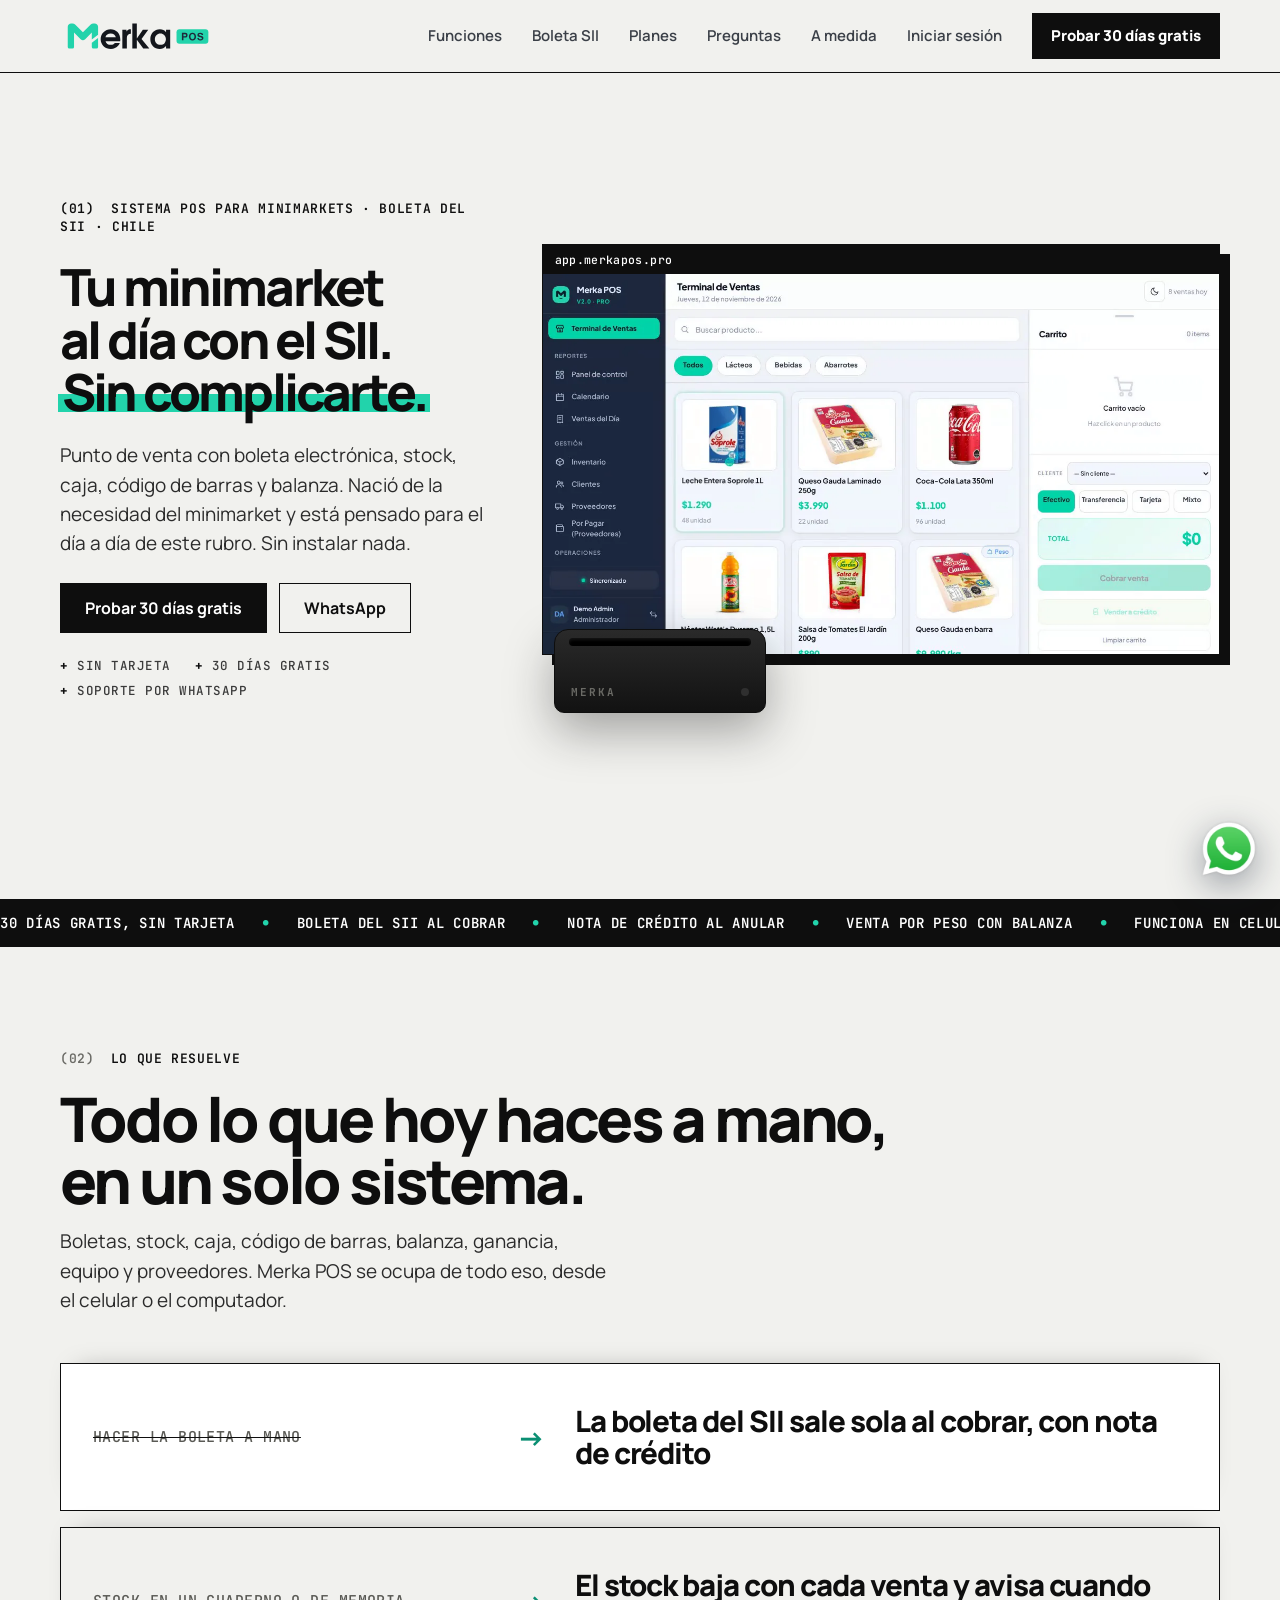
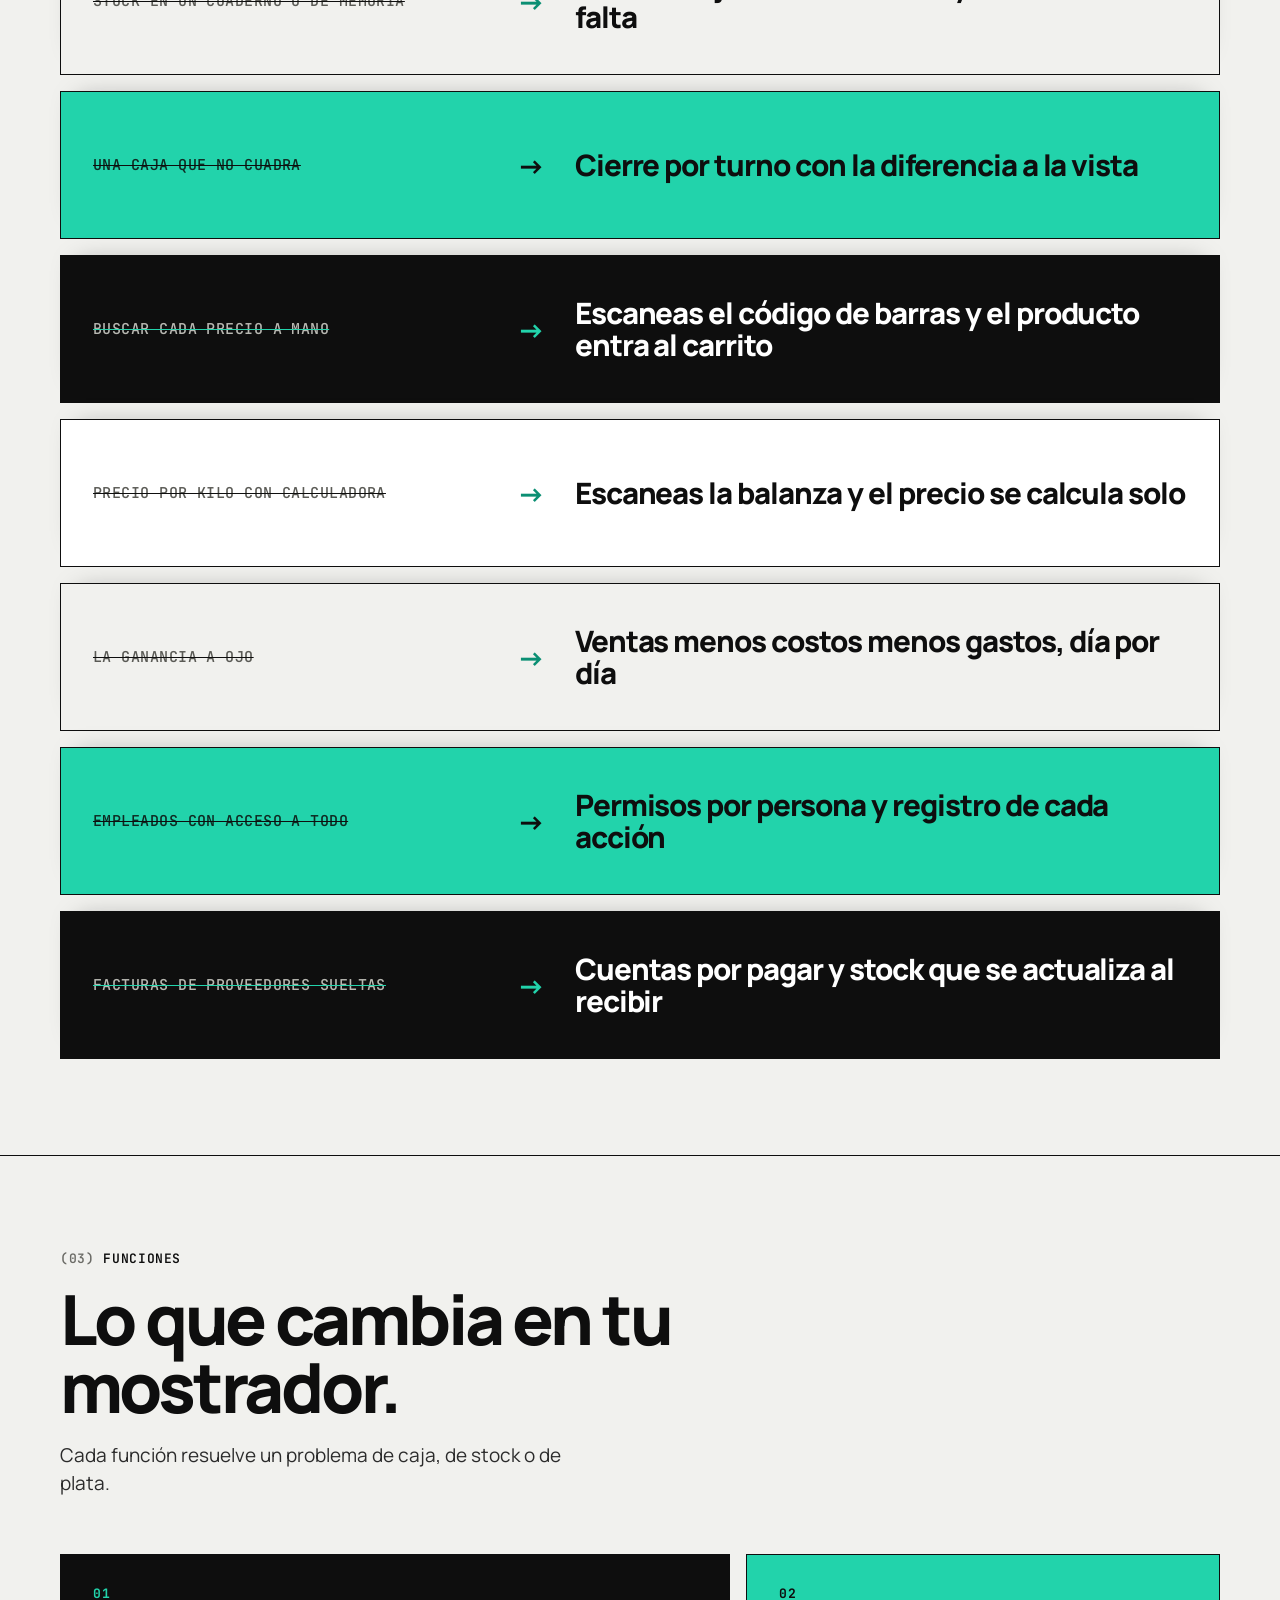
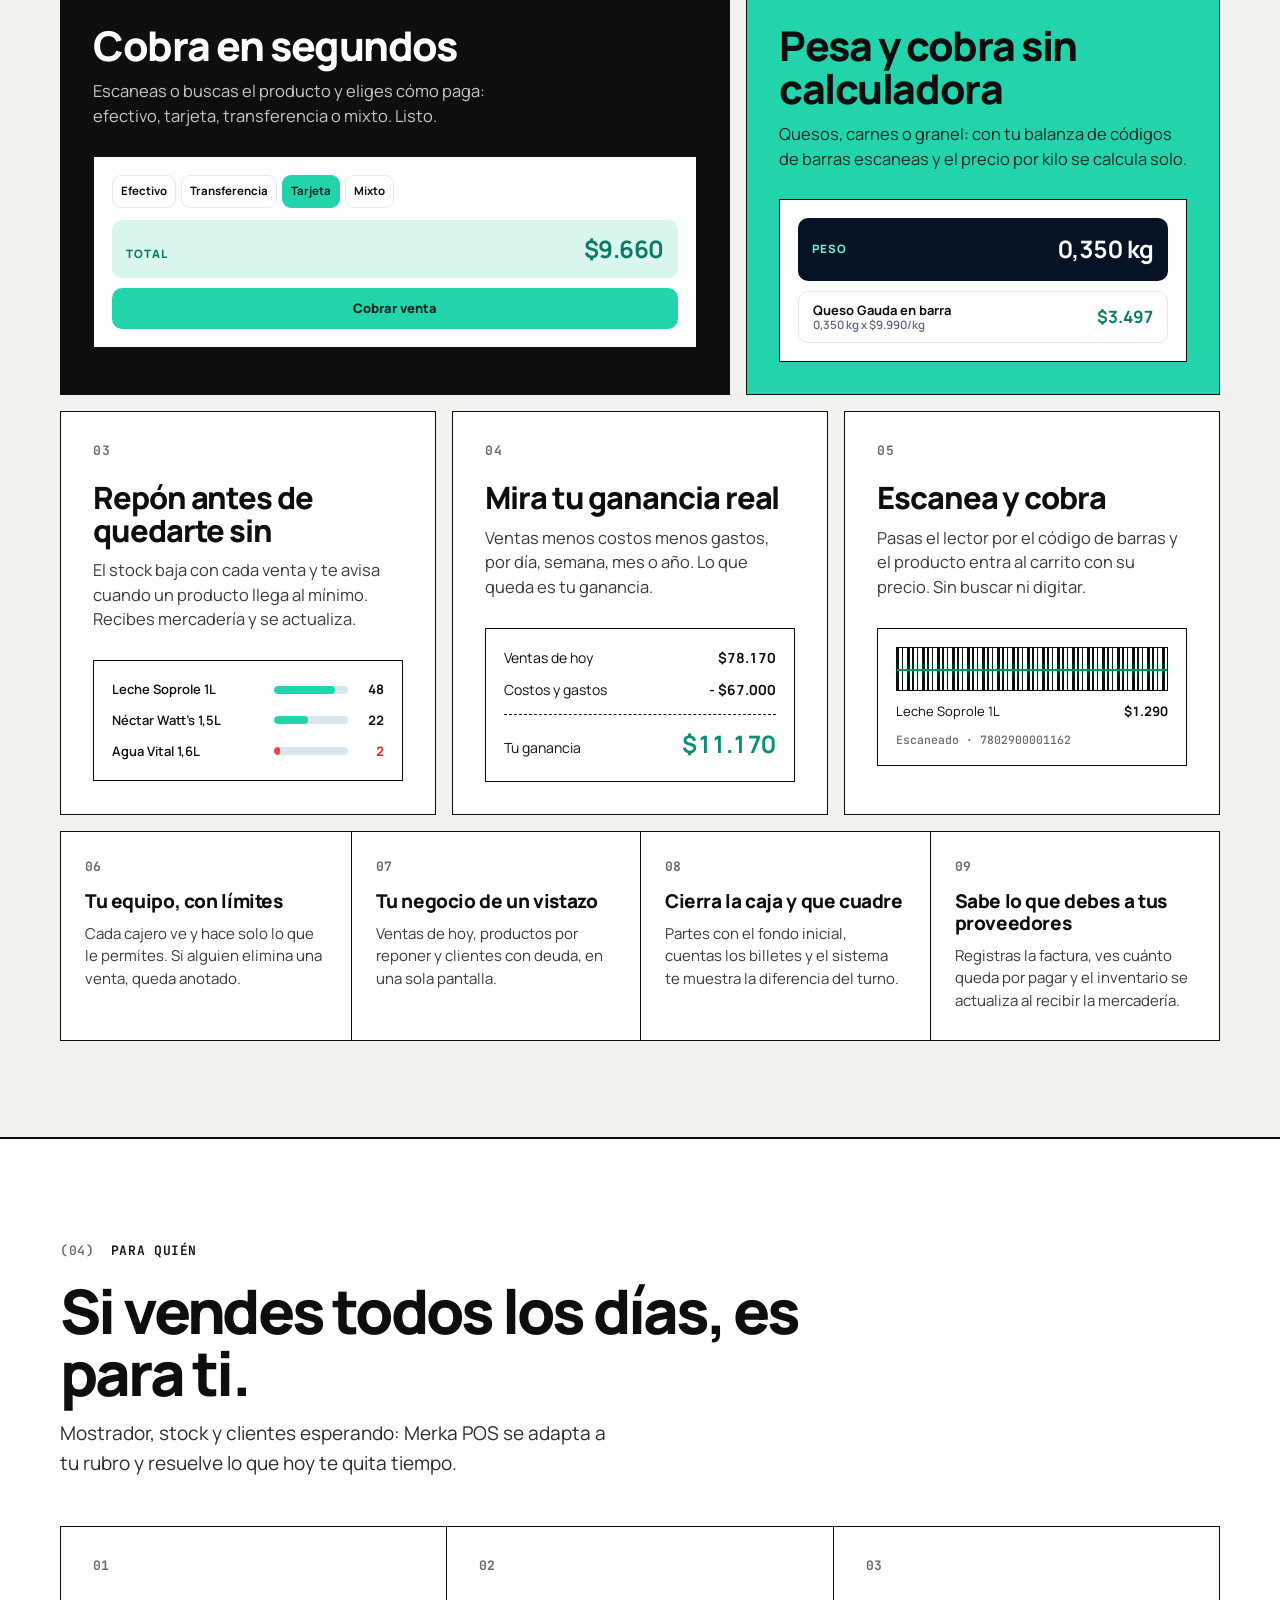
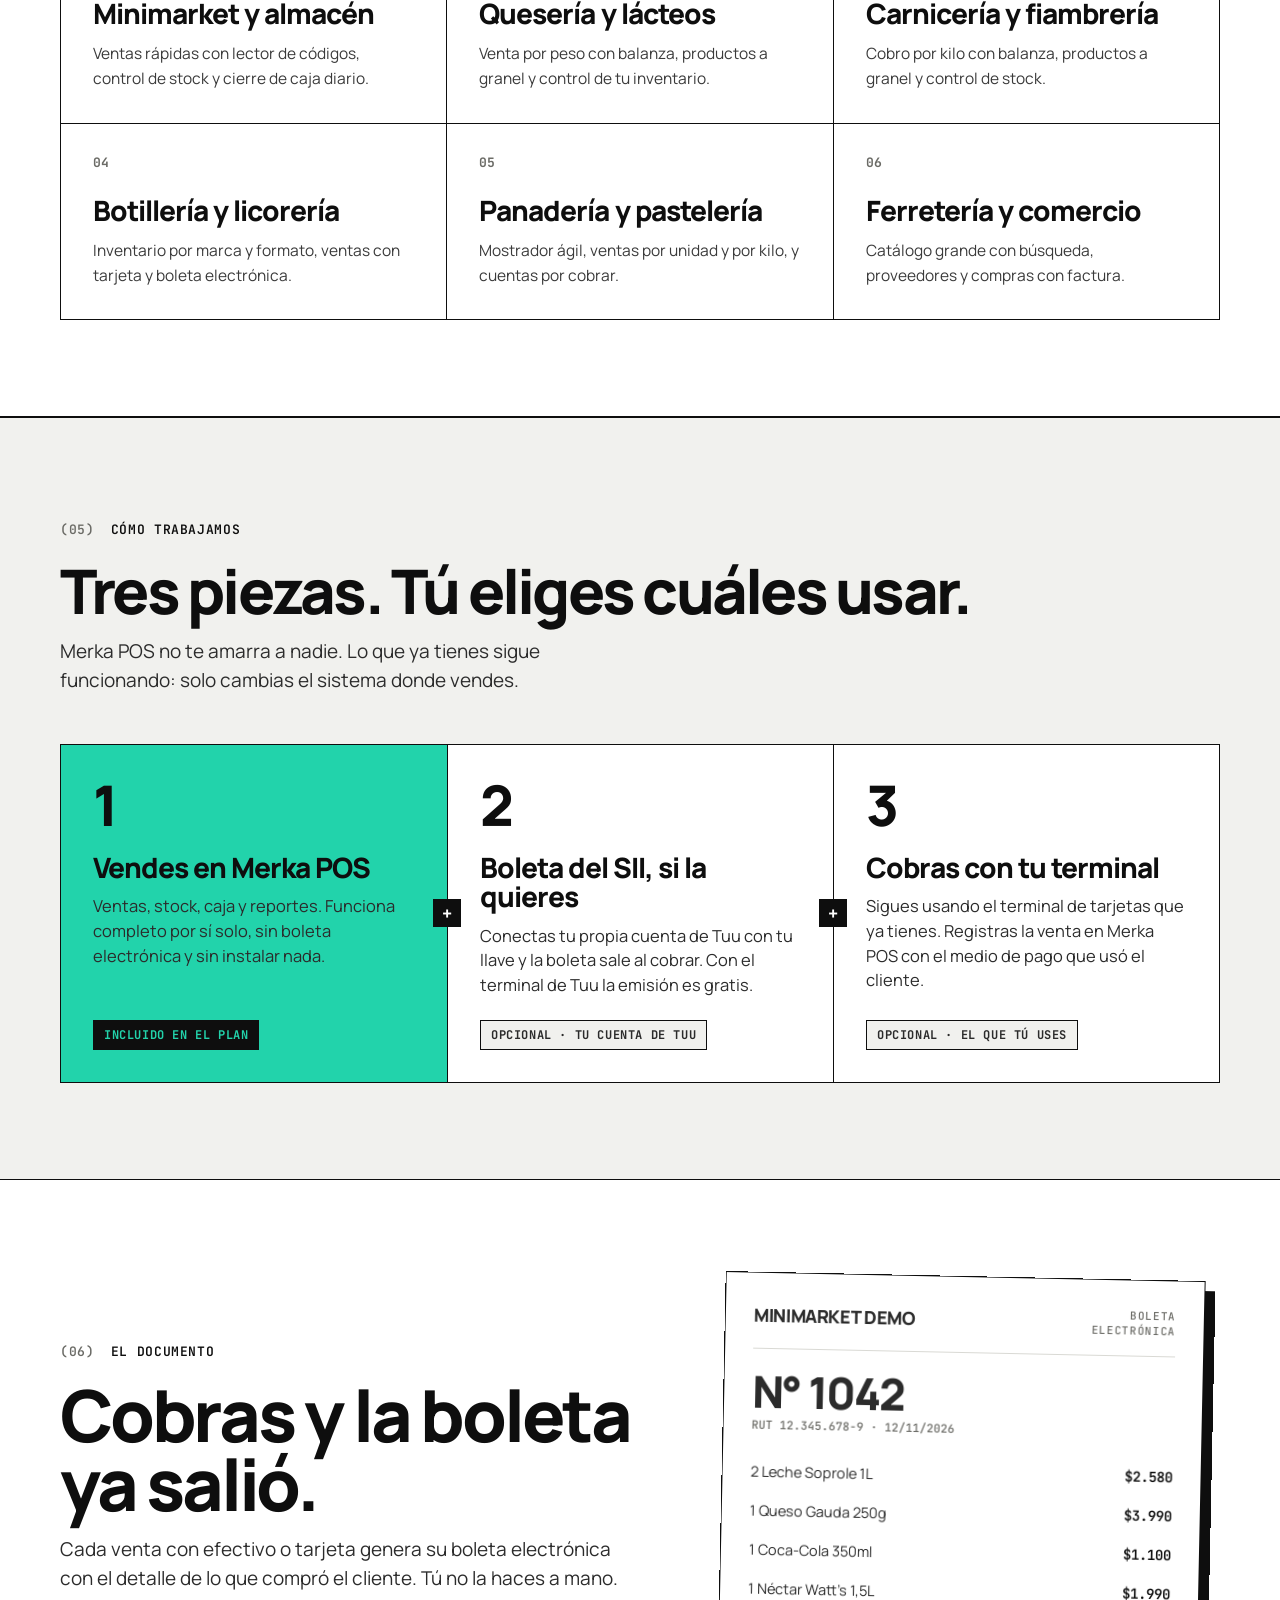
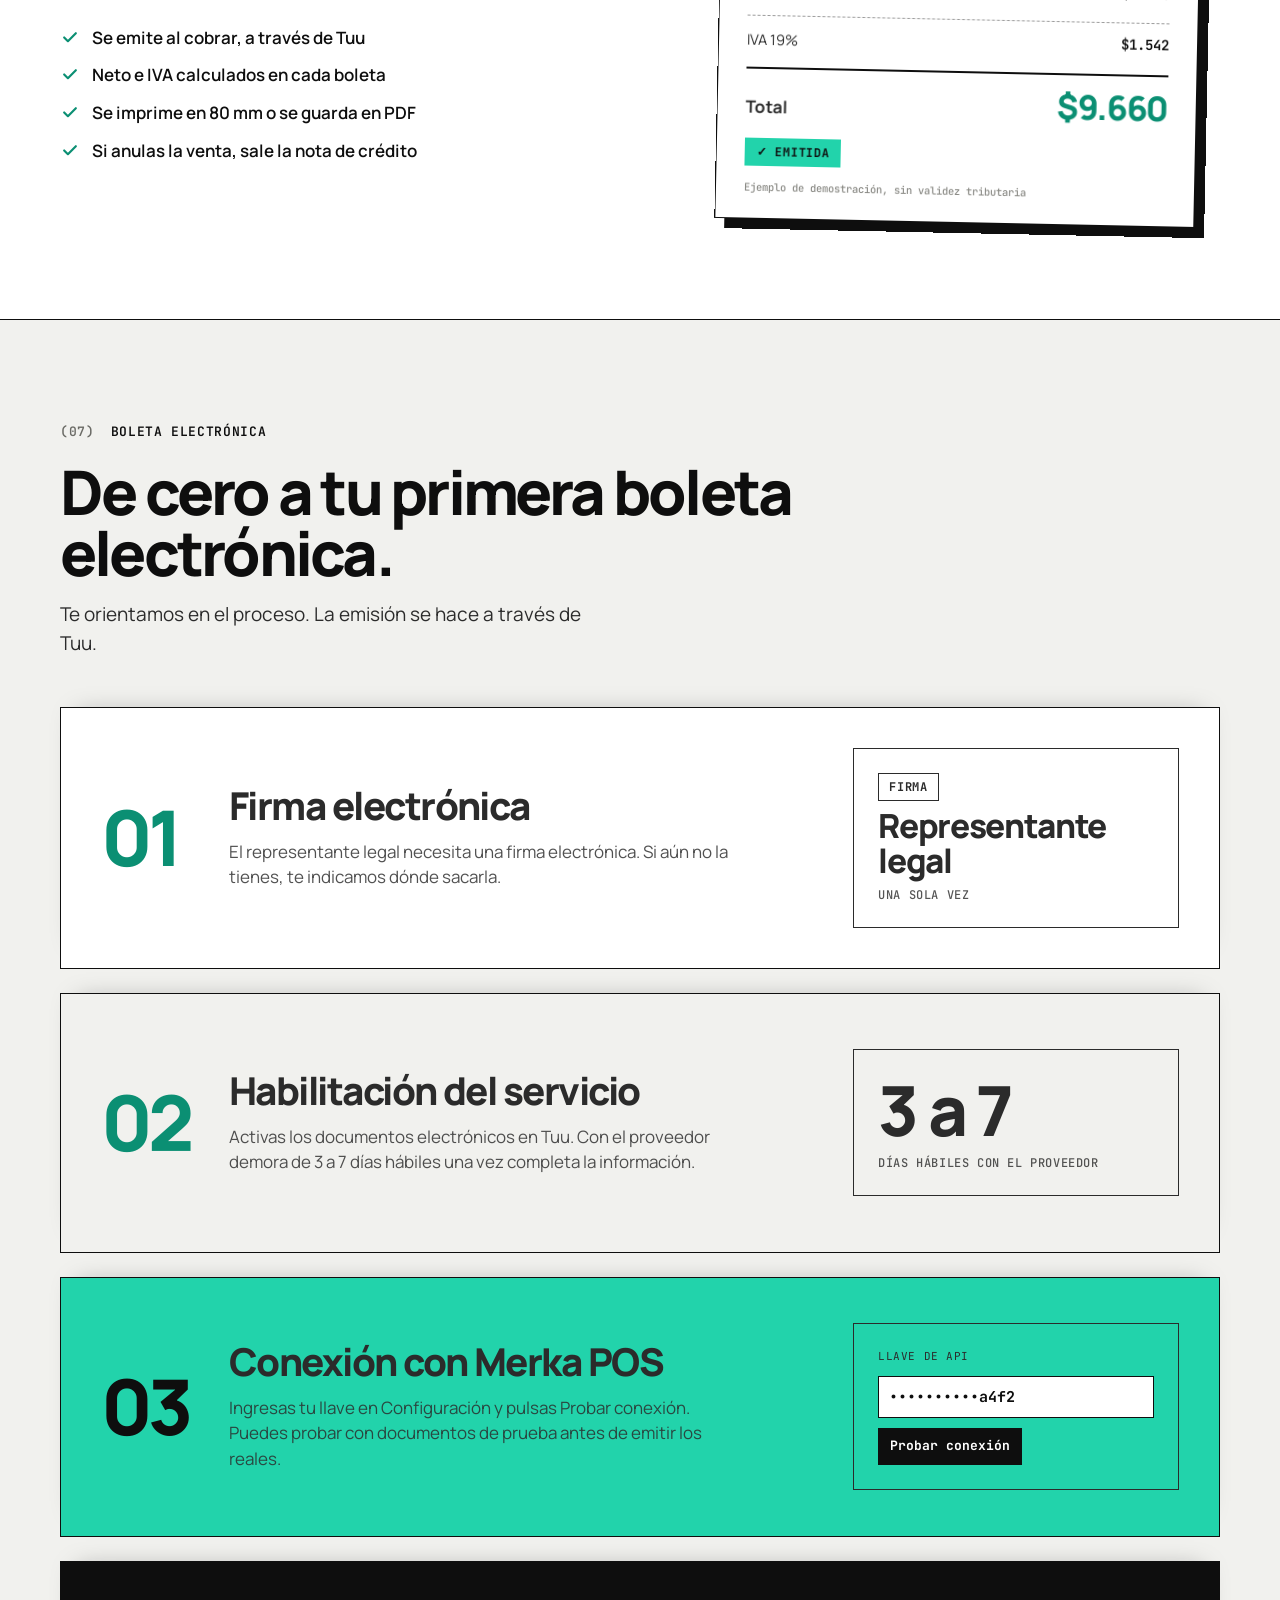
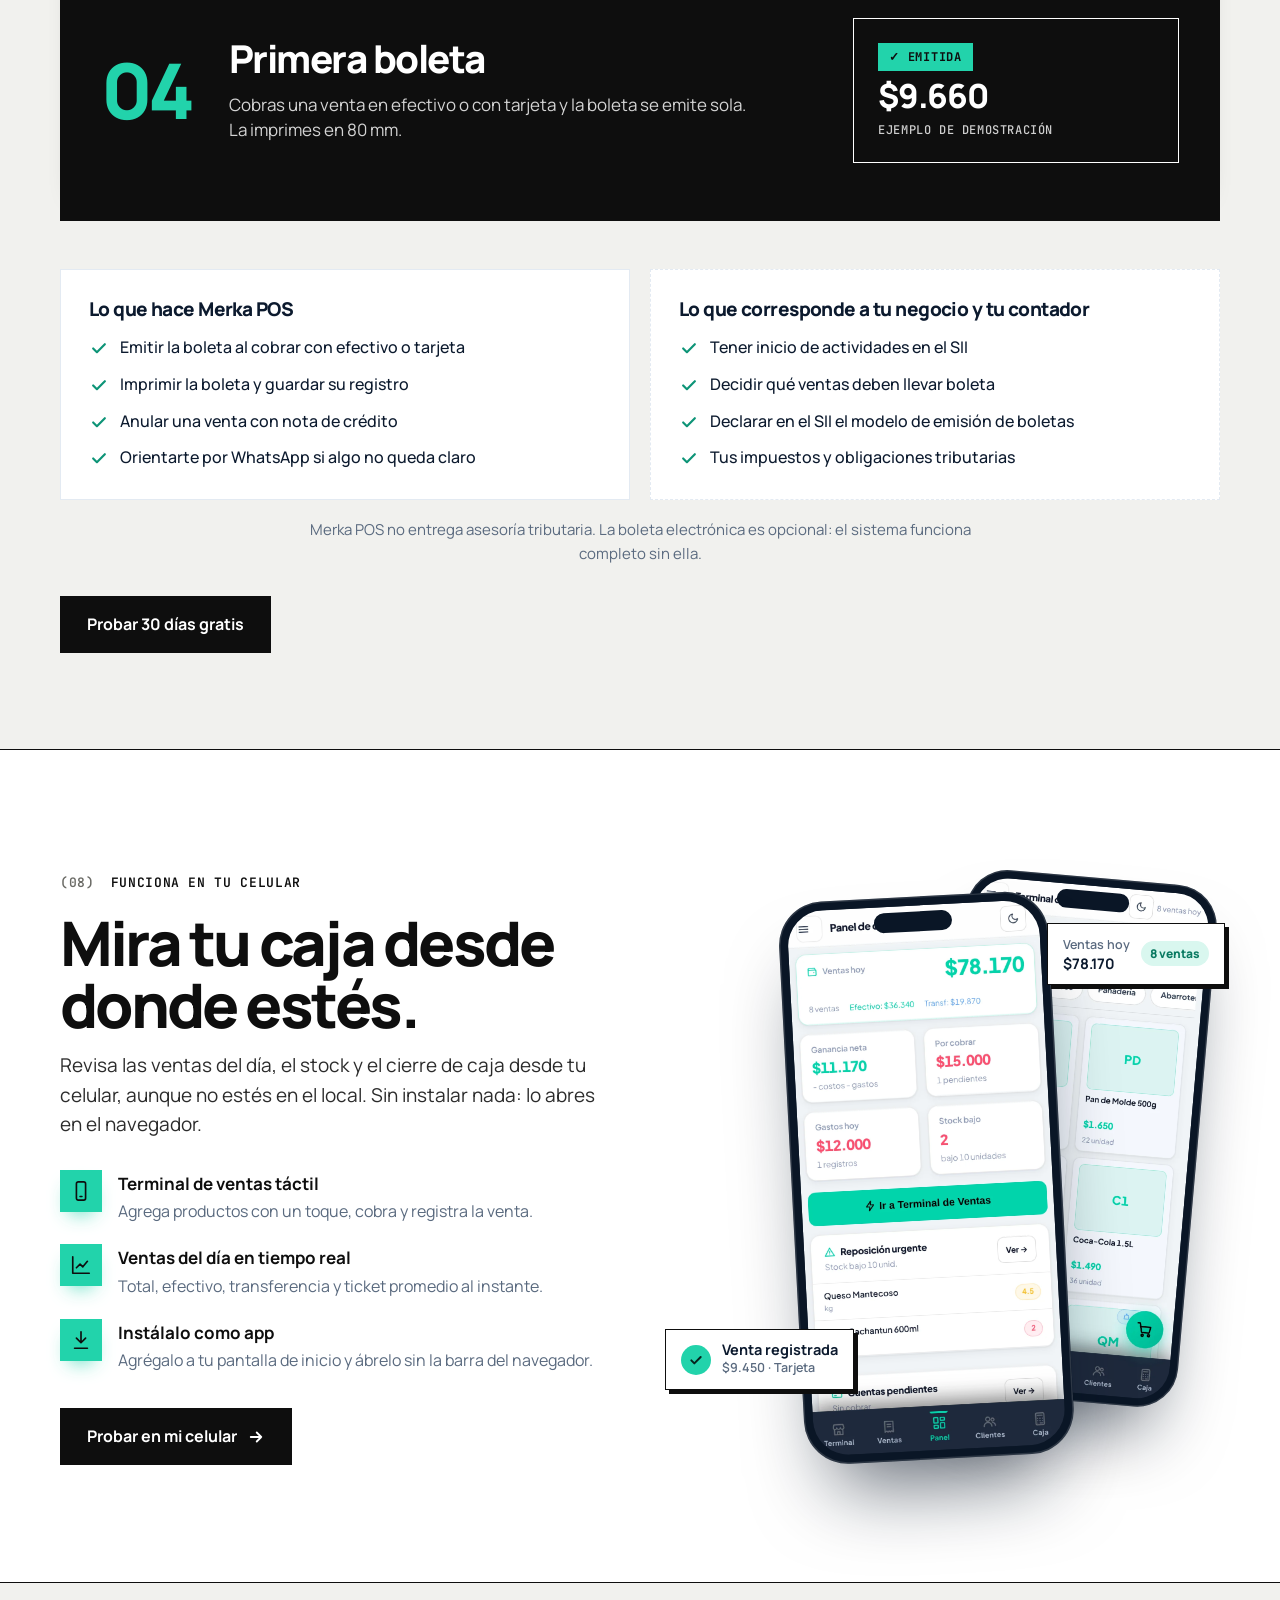
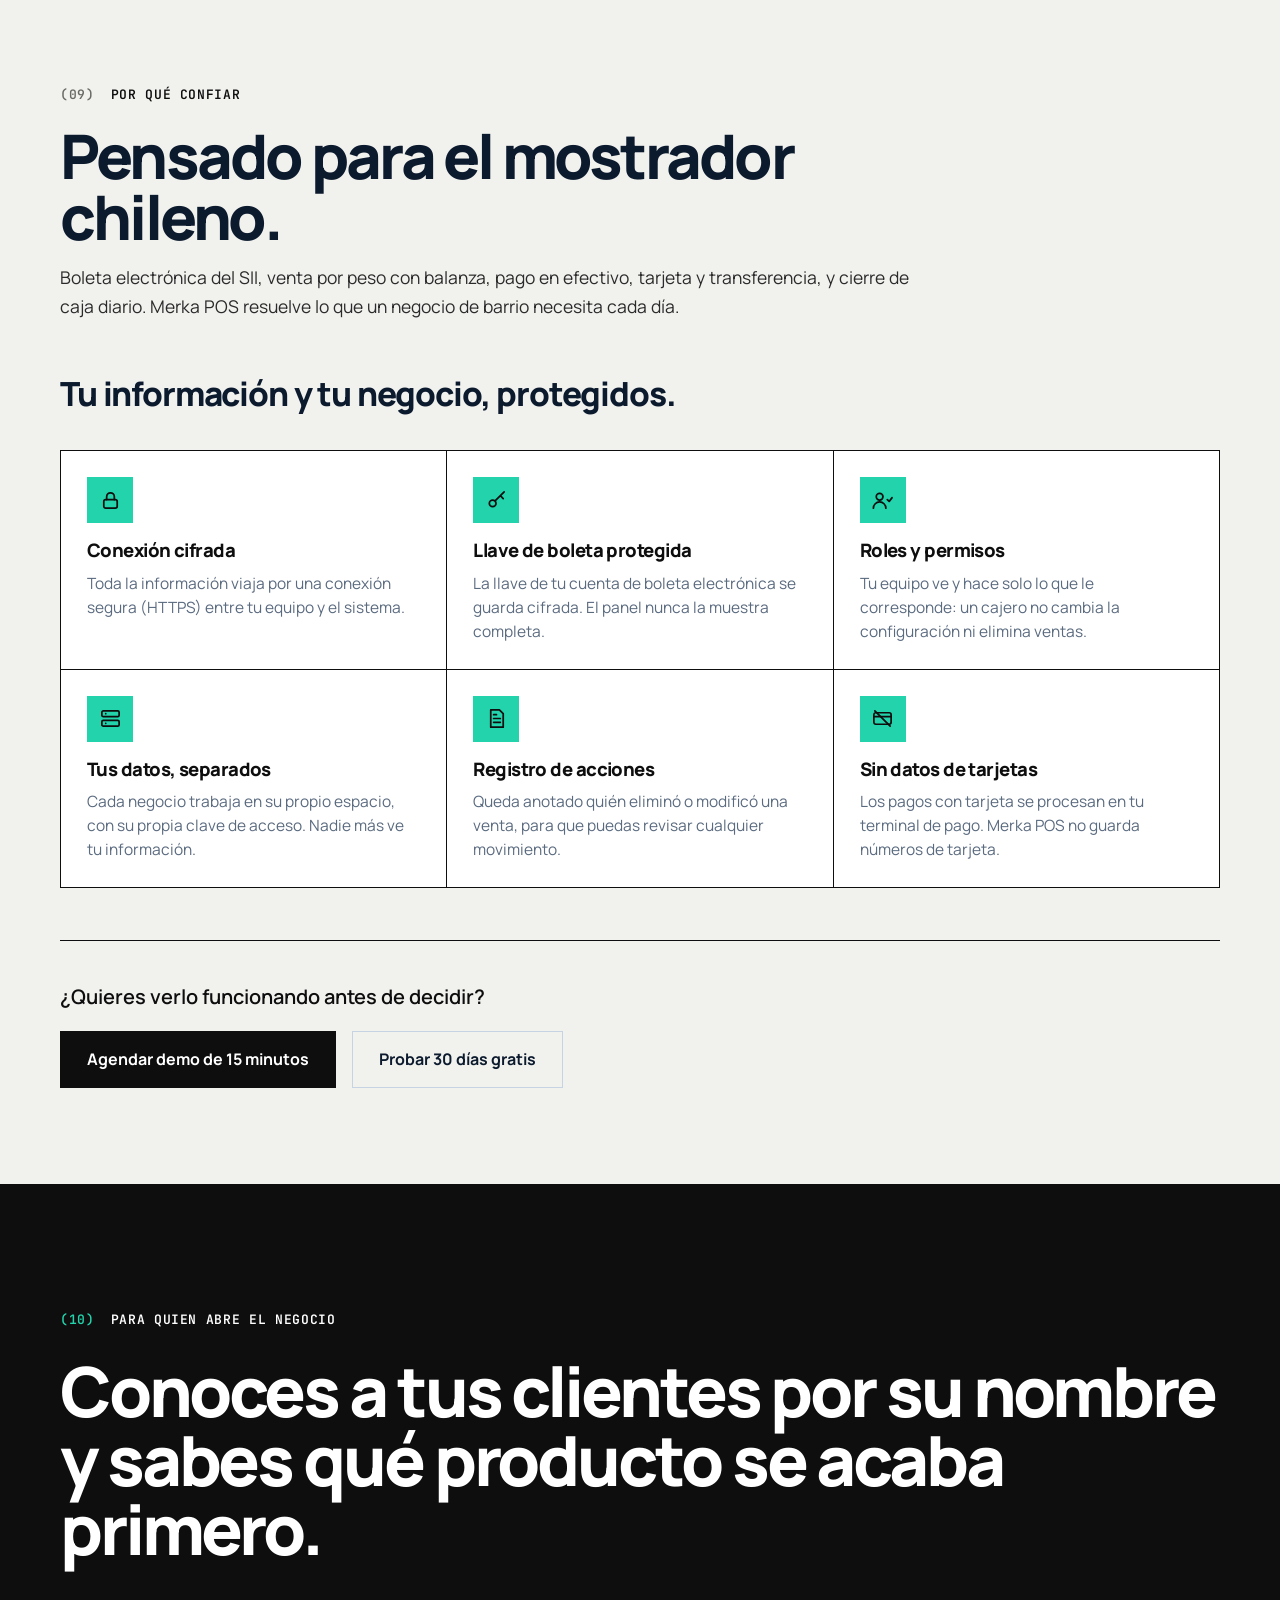
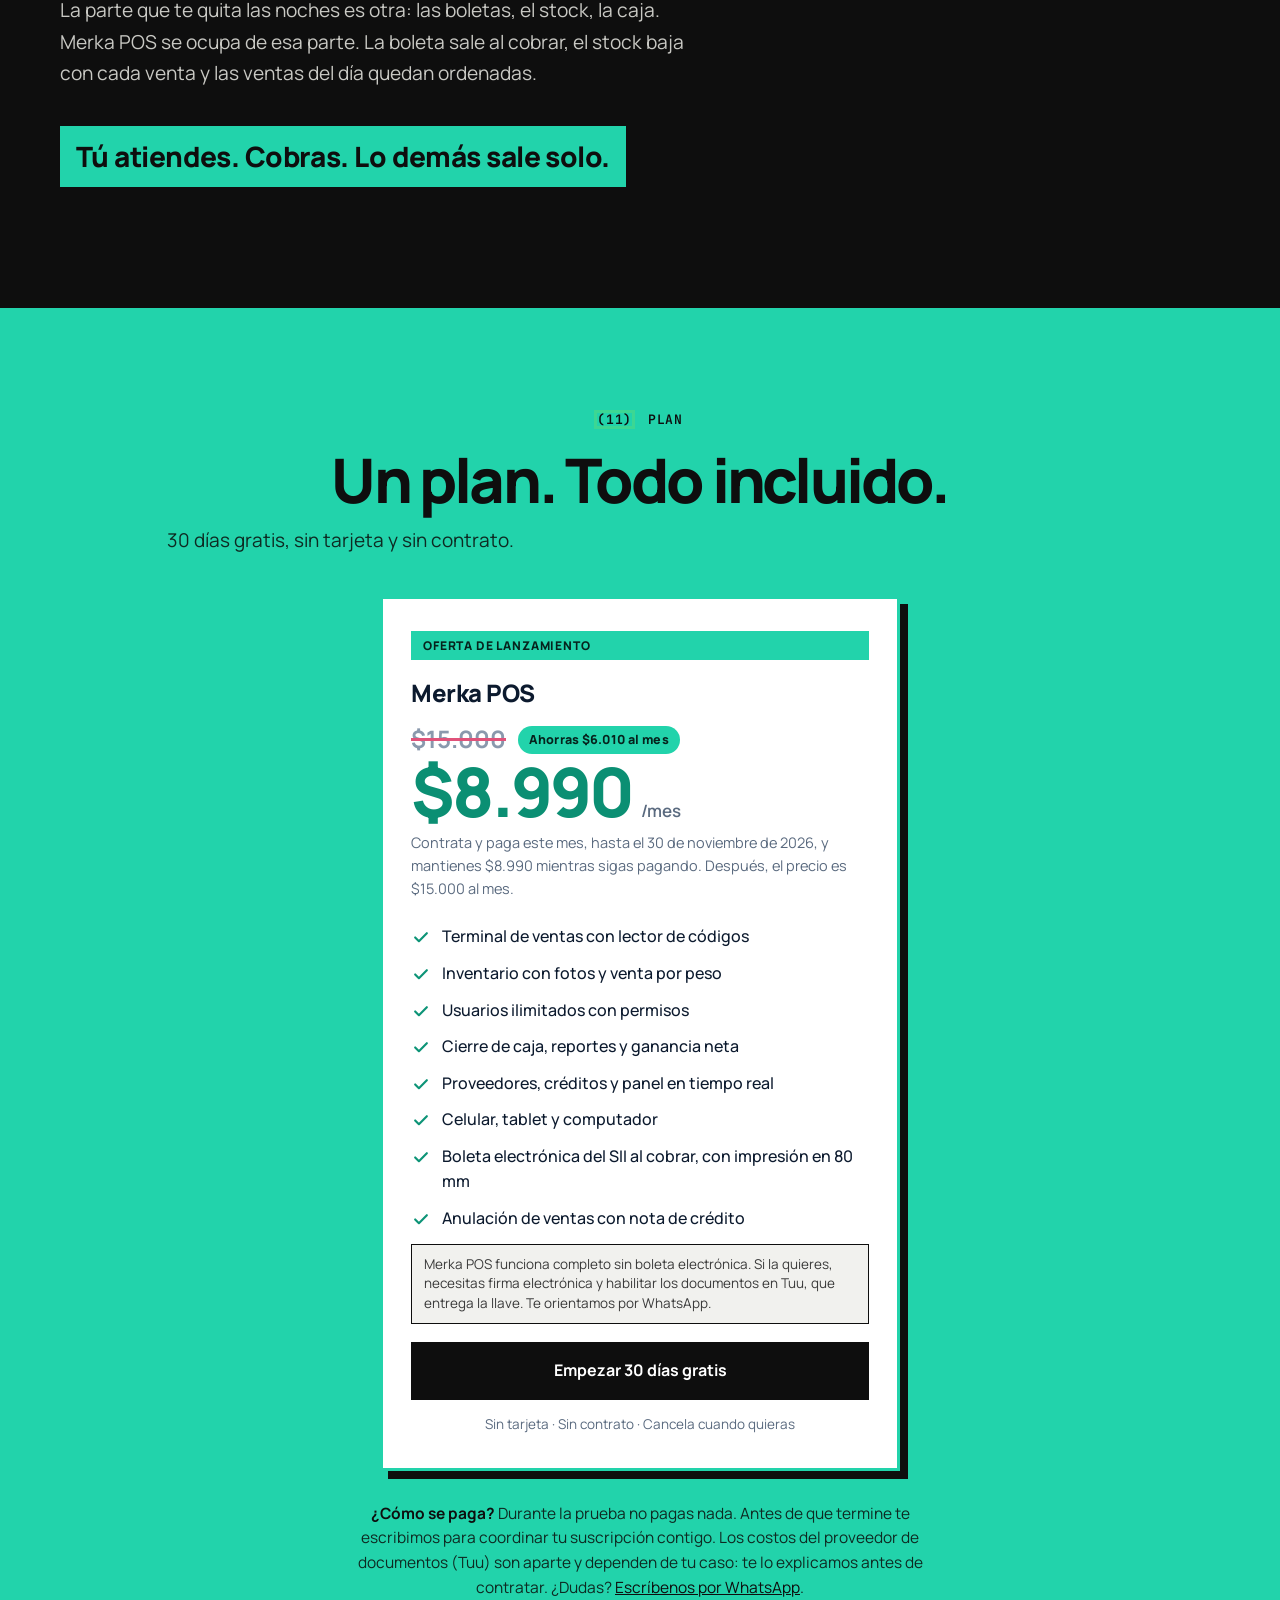
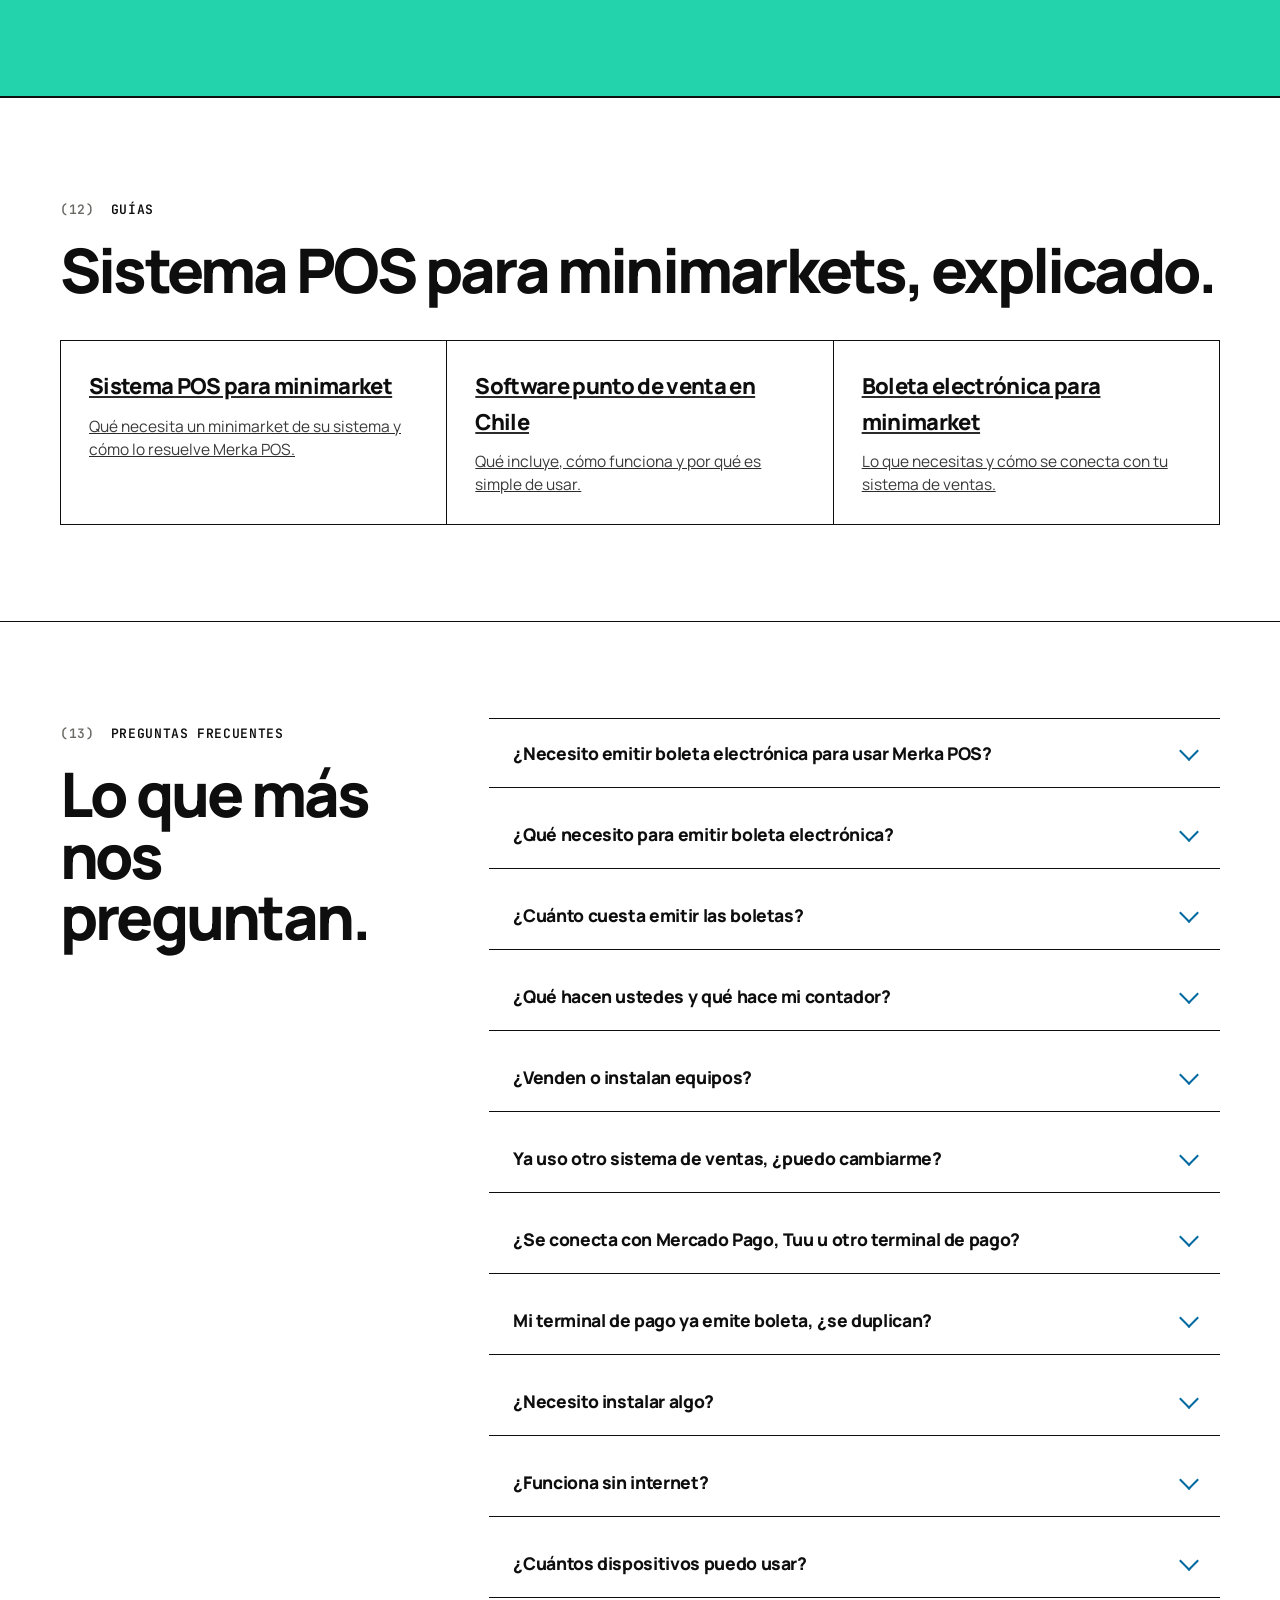
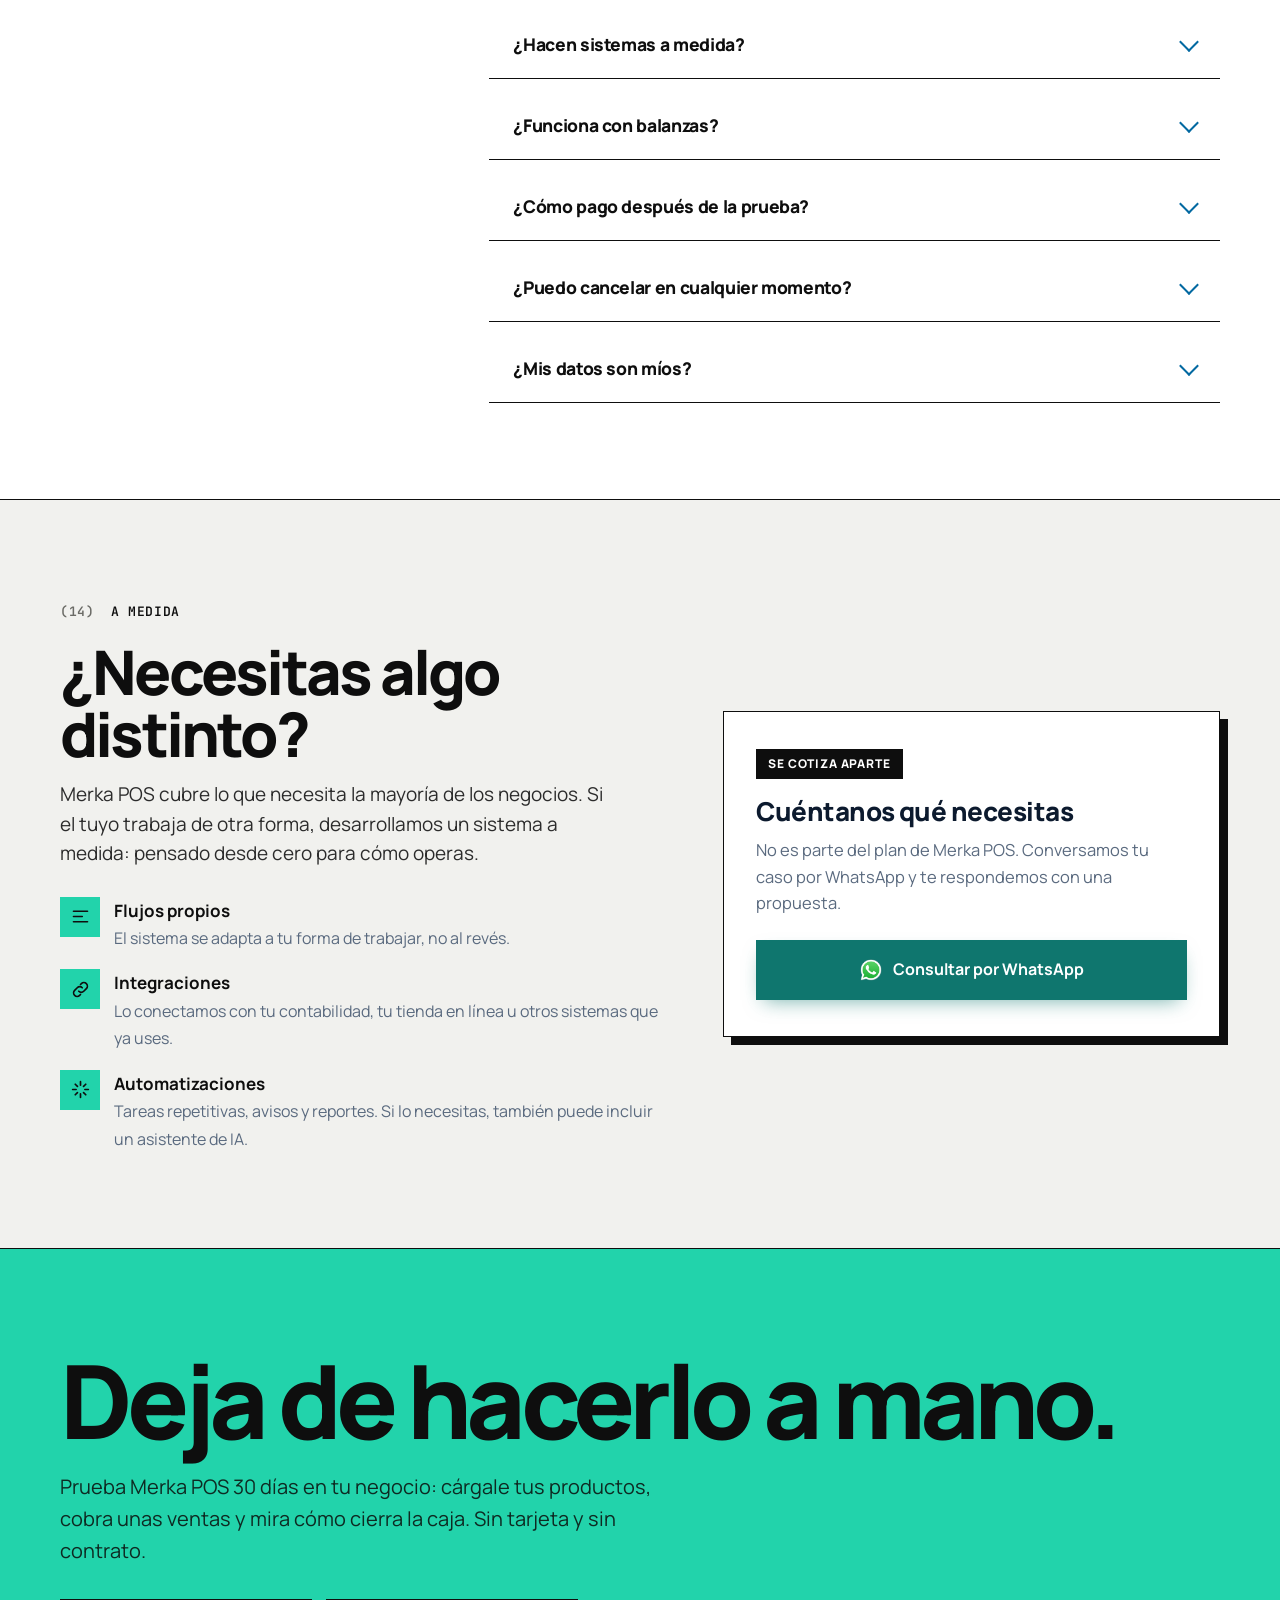
<file: index.html>
<!doctype html>
<html lang="es">
<head>
<meta charset="utf-8">
<script>document.documentElement.classList.add("js")</script>
<meta name="viewport" content="width=device-width, initial-scale=1">
<title>Sistema POS para minimarkets en Chile | Merka POS</title>
<meta name="description" content="Software punto de venta para minimarkets y almacenes de Chile con boleta electrónica del SII, stock, caja y venta por peso. 30 días gratis, sin tarjeta.">
<meta name="robots" content="index,follow,max-snippet:-1,max-image-preview:large,max-video-preview:-1">
<meta name="keywords" content="sistema pos minimarket, software punto de venta chile, programa para minimarket, boleta electrónica sii, sistema de ventas almacén">
<link rel="alternate" hreflang="es-CL" href="https://merkapos.pro/">
<link rel="alternate" hreflang="x-default" href="https://merkapos.pro/">
<link rel="canonical" href="https://merkapos.pro/">
<meta name="theme-color" content="#F1F1EE">
<link rel="icon" type="image/svg+xml" href="/favicon.svg">
<link rel="icon" type="image/png" sizes="32x32" href="/favicon-32.png">
<link rel="icon" href="/favicon.ico" sizes="any">
<link rel="apple-touch-icon" href="/apple-touch-icon.png">
<meta property="og:type" content="website">
<meta property="og:locale" content="es_CL">
<meta property="og:site_name" content="Merka POS">
<meta property="og:title" content="Sistema POS para minimarkets en Chile | Merka POS">
<meta property="og:description" content="Punto de venta con boleta electrónica del SII, stock, caja y venta por peso. Oferta de lanzamiento $8.990 al mes. 30 días gratis, sin tarjeta.">
<meta property="og:url" content="https://merkapos.pro/">
<meta property="og:image" content="https://merkapos.pro/og-image.png?v=20261112">
<meta property="og:image:width" content="1200">
<meta property="og:image:height" content="630">
<meta name="twitter:card" content="summary_large_image">
<meta name="twitter:title" content="Sistema POS para minimarkets en Chile | Merka POS">
<meta name="twitter:description" content="Punto de venta con boleta electrónica del SII, stock, caja y venta por peso. 30 días gratis.">
<meta name="twitter:image" content="https://merkapos.pro/og-image.png?v=20261112">
<link rel="preload" as="image" href="/media/venta-poster.webp?v=20261112">
<link rel="preconnect" href="https://fonts.googleapis.com">
<link rel="preconnect" href="https://fonts.gstatic.com" crossorigin>
<link href="https://fonts.googleapis.com/css2?family=Manrope:wght@400;500;600;700;800&family=JetBrains+Mono:wght@500;700&display=swap" rel="stylesheet">
<script type="application/ld+json">
{
 "@context": "https://schema.org",
 "@graph": [
  {
   "@type": "Organization",
   "@id": "https://merkapos.pro/#org",
   "name": "Autix",
   "url": "https://autix.pro",
   "telephone": "+56992025527",
   "areaServed": {
    "@type": "Country",
    "name": "Chile"
   }
  },
  {
   "@type": "WebSite",
   "@id": "https://merkapos.pro/#site",
   "url": "https://merkapos.pro/",
   "name": "Merka POS",
   "inLanguage": "es-CL",
   "publisher": {
    "@id": "https://merkapos.pro/#org"
   }
  },
  {
   "@type": "SoftwareApplication",
   "@id": "https://merkapos.pro/#app",
   "name": "Merka POS",
   "applicationCategory": "BusinessApplication",
   "operatingSystem": "Web, Android, iOS",
   "description": "Sistema POS en la nube para minimarkets, almacenes y tiendas de Chile, con boleta electrónica del SII, inventario, caja y venta por peso.",
   "url": "https://merkapos.pro/",
   "inLanguage": "es-CL",
   "areaServed": {
    "@type": "Country",
    "name": "Chile"
   },
   "offers": {
    "@type": "Offer",
    "price": "8990",
    "priceCurrency": "CLP",
    "priceValidUntil": "2026-11-30",
    "availability": "https://schema.org/InStock",
    "description": "Oferta de lanzamiento por mes (precio normal $15.000). 30 días de prueba gratis."
   },
   "publisher": {
    "@id": "https://merkapos.pro/#org"
   }
  },
  {
   "@type": "FAQPage",
   "@id": "https://merkapos.pro/#faq",
   "mainEntity": [
    {
     "@type": "Question",
     "name": "¿Necesito emitir boleta electrónica para usar Merka POS?",
     "acceptedAnswer": {
      "@type": "Answer",
      "text": "No. Es un módulo opcional: Merka POS funciona completo sin él. Si no lo activas, el sistema entrega un comprobante interno, que no es un documento tributario. Qué ventas deben llevar boleta depende de tu situación ante el SII; confírmalo con tu contador."
     }
    },
    {
     "@type": "Question",
     "name": "¿Qué necesito para emitir boleta electrónica?",
     "acceptedAnswer": {
      "@type": "Answer",
      "text": "Tener inicio de actividades en el SII, una firma electrónica del representante legal y habilitar los documentos electrónicos con Tuu, que demora de 3 a 7 días hábiles una vez completa la información. Te orientamos por WhatsApp en cada paso."
     }
    },
    {
     "@type": "Question",
     "name": "¿Cuánto cuesta emitir las boletas?",
     "acceptedAnswer": {
      "@type": "Answer",
      "text": "Con Tuu la emisión de documentos es gratis mientras cobres con su terminal de pago. Si no usas ese terminal, el proveedor tiene sus propios planes y te ayudamos a revisarlos."
     }
    },
    {
     "@type": "Question",
     "name": "¿Qué hacen ustedes y qué hace mi contador?",
     "acceptedAnswer": {
      "@type": "Answer",
      "text": "Merka POS se encarga de lo técnico: emitir la boleta al cobrar, imprimirla, anularla con nota de crédito y orientarte por WhatsApp. Tu contador define qué ventas llevan boleta, el modelo de emisión que declaras ante el SII y tus impuestos. Merka POS no entrega asesoría tributaria."
     }
    },
    {
     "@type": "Question",
     "name": "¿Venden o instalan equipos?",
     "acceptedAnswer": {
      "@type": "Answer",
      "text": "Por ahora ofrecemos solo el software. Funciona en el navegador, sin instalar nada, y puedes usarlo con tus propios equipos. Si dudas de la compatibilidad de uno, escríbenos por WhatsApp."
     }
    },
    {
     "@type": "Question",
     "name": "Ya uso otro sistema de ventas, ¿puedo cambiarme?",
     "acceptedAnswer": {
      "@type": "Answer",
      "text": "Sí. Para vender, controlar el stock y cerrar la caja no necesitas nada más: cargas tus productos (puedes importarlos por archivo) y listo. Para la boleta electrónica necesitas una cuenta de Tuu: si ya emites con Tuu, usas la misma cuenta y la misma llave, y apagas la emisión del sistema anterior para no duplicar boletas. Si tu sistema actual emite con otro proveedor, puedes usar Merka POS sin boleta mientras abres tu cuenta. Tu terminal de tarjetas no cambia."
     }
    },
    {
     "@type": "Question",
     "name": "¿Se conecta con Mercado Pago, Tuu u otro terminal de pago?",
     "acceptedAnswer": {
      "@type": "Answer",
      "text": "Hoy no hay conexión automática con terminales de pago. Cobras en el terminal que ya usas y registras la venta en Merka POS con el medio que usó el cliente (efectivo, tarjeta, transferencia o mixto). La boleta electrónica del SII sí se emite desde Merka POS, a través de Tuu."
     }
    },
    {
     "@type": "Question",
     "name": "Mi terminal de pago ya emite boleta, ¿se duplican?",
     "acceptedAnswer": {
      "@type": "Answer",
      "text": "Podrían duplicarse si el terminal y Merka POS emiten boleta por la misma venta. Te orientamos para dejar una sola fuente de boleta para cada medio de pago."
     }
    },
    {
     "@type": "Question",
     "name": "¿Necesito instalar algo?",
     "acceptedAnswer": {
      "@type": "Answer",
      "text": "No. Merka POS funciona directamente en el navegador. Solo abres app.merkapos.pro desde cualquier dispositivo. Si quieres, puedes agregarlo a tu pantalla de inicio como una app."
     }
    },
    {
     "@type": "Question",
     "name": "¿Funciona sin internet?",
     "acceptedAnswer": {
      "@type": "Answer",
      "text": "El sistema necesita conexión a internet para registrar ventas y sincronizar los datos. Si la conexión se corta, la información ya cargada sigue visible mientras no recargues la página."
     }
    },
    {
     "@type": "Question",
     "name": "¿Cuántos dispositivos puedo usar?",
     "acceptedAnswer": {
      "@type": "Answer",
      "text": "Los datos se sincronizan entre todos tus dispositivos. Puedes tener el sistema abierto a la vez en la caja, en una tablet y en el celular del dueño."
     }
    },
    {
     "@type": "Question",
     "name": "¿Hacen sistemas a medida?",
     "acceptedAnswer": {
      "@type": "Answer",
      "text": "Sí. Un sistema a medida es un desarrollo hecho para las necesidades específicas de tu negocio: flujos propios, integraciones con otros sistemas, reportes particulares o automatizaciones. No forma parte del plan de Merka POS y se cotiza aparte. Escríbenos por WhatsApp y lo conversamos."
     }
    },
    {
     "@type": "Question",
     "name": "¿Funciona con balanzas?",
     "acceptedAnswer": {
      "@type": "Answer",
      "text": "Sí. Es compatible con balanzas electrónicas que generan un código EAN-13 con el peso incluido. Al escanear el código, el sistema detecta el producto y el peso automáticamente."
     }
    },
    {
     "@type": "Question",
     "name": "¿Cómo pago después de la prueba?",
     "acceptedAnswer": {
      "@type": "Answer",
      "text": "Durante los 30 días no pagas nada ni ingresas una tarjeta. Antes de que termine la prueba te escribimos por WhatsApp para coordinar tu suscripción. Si decides no continuar, simplemente no pagas."
     }
    },
    {
     "@type": "Question",
     "name": "¿Puedo cancelar en cualquier momento?",
     "acceptedAnswer": {
      "@type": "Answer",
      "text": "Sí. No hay contratos ni permanencia mínima, y no existen cargos por cancelación."
     }
    },
    {
     "@type": "Question",
     "name": "¿Mis datos son míos?",
     "acceptedAnswer": {
      "@type": "Answer",
      "text": "Sí. La información que ingresas en Merka POS es de tu exclusiva propiedad. Autix no la vende ni la cede a terceros."
     }
    }
   ]
  }
 ]
}
</script>
<link rel="preload" href="/site.css?v=20261112" as="style">
<link rel="stylesheet" href="/site.css?v=20261112">
</head>
<body>
<a class="skip" href="#contenido">Saltar al contenido</a>

<header class="nav" id="nav">
  <div class="wrap nav__bar">
    <a class="brand brand--logo" href="#" aria-label="Merka POS, inicio"><img src="media/logo-merka-pos-dark.svg" width="155" height="48" alt="Merka POS"></a>
    <button class="nav__toggle" id="navToggle" aria-label="Abrir menú" aria-expanded="false" aria-controls="menu">
      <svg viewBox="0 0 24 24" fill="none" stroke="currentColor" stroke-width="2" stroke-linecap="round"><path d="M4 7h16M4 12h16M4 17h16"/></svg>
    </button>
    <nav class="menu" id="menu" aria-label="Principal">
      <a href="#funciones">Funciones</a>
      <a href="#boleta-sii">Boleta SII</a>
      <a href="#precio">Planes</a>
      <a href="#preguntas">Preguntas</a>
      <a href="#a-medida">A medida</a>
      <a href="https://app.merkapos.pro/">Iniciar sesión</a>
      <a class="btn btn-primary btn-sm" href="https://app.merkapos.pro/?registro=1">Probar 30 días gratis</a>
    </nav>
  </div>
</header>

<main id="contenido">
  <!-- HERO -->
  <section class="hero hc">
    <div class="wrap hc__grid">
      <div class="hc__copy">
        
        <h1><span class="hc__tag"><span>(01)</span> Sistema POS para minimarkets · boleta del SII · Chile</span> <span class="ln">Tu minimarket</span> <span class="ln">al día con el SII.</span> <em class="ln">Sin complicarte.</em></h1>
        <p class="hc__lead">Punto de venta con boleta electrónica, stock, caja, código de barras y balanza. Nació de la necesidad del minimarket y está pensado para el día a día de este rubro. Sin instalar nada.</p>
        <div class="hc__cta">
          <a class="hc__btn hc__btn--main" href="https://app.merkapos.pro/?registro=1">Probar 30 días gratis</a>
          <a class="hc__btn" href="https://wa.me/56992025527?text=Hola%2C%20quiero%20informaci%C3%B3n%20de%20Merka%20POS%20con%20boleta%20electr%C3%B3nica." rel="noopener">WhatsApp</a>
        </div>
        <ul class="hc__facts"><li>Sin tarjeta</li><li>30 días gratis</li><li>Soporte por WhatsApp</li></ul>
      </div>
      <div class="hc__right">
        <div class="hc__price"><s class="hc__was">$15.000</s><b>$8.990</b><span>al mes · oferta de lanzamiento hasta el 30 de noviembre</span></div>
        <figure class="hc__fig" aria-label="Una venta en Merka POS">
          <div class="hc__frame">
            <div class="hc__bar">app.merkapos.pro</div>
            <video id="heroLoop" autoplay muted loop playsinline preload="auto" poster="media/venta-poster.webp?v=20261112" aria-label="Una venta en Merka POS, grabada del sistema"><source src="media/venta.mp4?v=20261112" type="video/mp4"></video>
          </div>
          <div class="hc__printer" aria-hidden="true">
            <div class="hc__clip"><div class="hc__paper"><pre>RAZON SOCIAL PRUEBA
RUT: 12.345.678-9

BOLETA ELECTRONICA No.1042
FECHA EMISION: 12/11/2026
---------------------------------
CANT  DESCRIPCION          VALOR
---------------------------------
 2    Leche Soprole 1L     2.580
 1    Queso Gauda 250g     3.990
 1    Coca-Cola 350ml      1.100
 1    Nectar Watt's 1,5L   1.990
---------------------------------
TOTAL                     $9.660

  El IVA de esta boleta es $1.542</pre><img src="media/timbre-pdf417.png" width="615" height="297" alt=""><p>Ejemplo de demostración, sin validez tributaria</p></div></div>
            <div class="hc__body"><span class="hc__slot"></span><span class="hc__led"></span><b>MERKA</b></div>
          </div>
        </figure>
      </div>
    </div>
  </section>

  <!-- DATOS -->
  <div class="cinta" aria-label="Lo esencial de Merka POS">
    <div class="cinta__track"><div class="cinta__row"><span>30 días gratis, sin tarjeta</span><i aria-hidden="true">&#9679;</i><span>Boleta del SII al cobrar</span><i aria-hidden="true">&#9679;</i><span>Nota de crédito al anular</span><i aria-hidden="true">&#9679;</i><span>Venta por peso con balanza</span><i aria-hidden="true">&#9679;</i><span>Funciona en celular y computador</span><i aria-hidden="true">&#9679;</i><span>Sin contrato, cancela cuando quieras</span><i aria-hidden="true">&#9679;</i><span>Código de barras, stock y caja en un solo lugar</span><i aria-hidden="true">&#9679;</i><span>Soporte por WhatsApp</span><i aria-hidden="true">&#9679;</i></div><div class="cinta__row" aria-hidden="true"><span>30 días gratis, sin tarjeta</span><i aria-hidden="true">&#9679;</i><span>Boleta del SII al cobrar</span><i aria-hidden="true">&#9679;</i><span>Nota de crédito al anular</span><i aria-hidden="true">&#9679;</i><span>Venta por peso con balanza</span><i aria-hidden="true">&#9679;</i><span>Funciona en celular y computador</span><i aria-hidden="true">&#9679;</i><span>Sin contrato, cancela cuando quieras</span><i aria-hidden="true">&#9679;</i><span>Código de barras, stock y caja en un solo lugar</span><i aria-hidden="true">&#9679;</i><span>Soporte por WhatsApp</span><i aria-hidden="true">&#9679;</i></div></div>
  </div>

  <section class="ant" id="servicios">
    <div class="wrap">
      <div class="center">
        <span class="eyebrow">Lo que resuelve</span>
        <h2>Todo lo que hoy haces a mano, en un solo sistema.</h2>
        <p class="lead">Boletas, stock, caja, código de barras, balanza, ganancia, equipo y proveedores. Merka POS se ocupa de todo eso, desde el celular o el computador.</p>
      </div>
      <ul class="ant__list"><li class="rv ant__c ant__c0" style="--i:0"><span class="ant__a">Hacer la boleta a mano</span><i class="ant__arrow" aria-hidden="true">&rarr;</i><b class="ant__b">La boleta del SII sale sola al cobrar, con nota de crédito</b></li><li class="rv ant__c ant__c1" style="--i:1"><span class="ant__a">Stock en un cuaderno o de memoria</span><i class="ant__arrow" aria-hidden="true">&rarr;</i><b class="ant__b">El stock baja con cada venta y avisa cuando falta</b></li><li class="rv ant__c ant__c2" style="--i:2"><span class="ant__a">Una caja que no cuadra</span><i class="ant__arrow" aria-hidden="true">&rarr;</i><b class="ant__b">Cierre por turno con la diferencia a la vista</b></li><li class="rv ant__c ant__c3" style="--i:3"><span class="ant__a">Buscar cada precio a mano</span><i class="ant__arrow" aria-hidden="true">&rarr;</i><b class="ant__b">Escaneas el código de barras y el producto entra al carrito</b></li><li class="rv ant__c ant__c0" style="--i:4"><span class="ant__a">Precio por kilo con calculadora</span><i class="ant__arrow" aria-hidden="true">&rarr;</i><b class="ant__b">Escaneas la balanza y el precio se calcula solo</b></li><li class="rv ant__c ant__c1" style="--i:5"><span class="ant__a">La ganancia a ojo</span><i class="ant__arrow" aria-hidden="true">&rarr;</i><b class="ant__b">Ventas menos costos menos gastos, día por día</b></li><li class="rv ant__c ant__c2" style="--i:6"><span class="ant__a">Empleados con acceso a todo</span><i class="ant__arrow" aria-hidden="true">&rarr;</i><b class="ant__b">Permisos por persona y registro de cada acción</b></li><li class="rv ant__c ant__c3" style="--i:7"><span class="ant__a">Facturas de proveedores sueltas</span><i class="ant__arrow" aria-hidden="true">&rarr;</i><b class="ant__b">Cuentas por pagar y stock que se actualiza al recibir</b></li></ul>
    </div>
  </section>

  <!-- FUNCIONES -->
  <section class="features fx" id="funciones">
    <div class="wrap">
      <header class="fx__head">
        <p class="fx__lab"><span>(02)</span> Funciones</p>
        <h2>Lo que cambia en tu mostrador.</h2>
        <p class="fx__sub">Cada función resuelve un problema de caja, de stock o de plata.</p>
      </header>
      <div class="fx__grid">
        <article class="fxc fxc--ink fxc--w7 rv"><span class="fxc__n">01</span><h3>Cobra en segundos</h3><p>Escaneas o buscas el producto y eliges cómo paga: efectivo, tarjeta, transferencia o mixto. Listo.</p><div class="viz viz--pay"><div class="viz__pills"><span>Efectivo</span><span>Transferencia</span><span class="on">Tarjeta</span><span>Mixto</span></div><div class="viz__total"><small>TOTAL</small><b>$9.660</b></div><div class="viz__btn">Cobrar venta</div></div></article>
        <article class="fxc fxc--green fxc--w5 rv"><span class="fxc__n">02</span><h3>Pesa y cobra sin calculadora</h3><p>Quesos, carnes o granel: con tu balanza de códigos de barras escaneas y el precio por kilo se calcula solo.</p><div class="viz viz--peso"><div class="viz__scale"><small>Peso</small><b>0,350 kg</b></div><div class="viz__line"><span>Queso Gauda en barra<small>0,350 kg x $9.990/kg</small></span><b>$3.497</b></div></div></article>
        <article class="fxc fxc--w4 rv"><span class="fxc__n">03</span><h3>Repón antes de quedarte sin</h3><p>El stock baja con cada venta y te avisa cuando un producto llega al mínimo. Recibes mercadería y se actualiza.</p><div class="viz viz--stock"><div class="viz__row"><span>Leche Soprole 1L</span><i style="--w:82%"></i><b>48</b></div><div class="viz__row"><span>Néctar Watt's 1,5L</span><i style="--w:46%"></i><b>22</b></div><div class="viz__row low"><span>Agua Vital 1,6L</span><i style="--w:8%"></i><b>2</b></div></div></article>
        <article class="fxc fxc--w4 rv"><span class="fxc__n">04</span><h3>Mira tu ganancia real</h3><p>Ventas menos costos menos gastos, por día, semana, mes o año. Lo que queda es tu ganancia.</p><div class="viz viz--gan"><div class="viz__r"><span>Ventas de hoy</span><b>$78.170</b></div><div class="viz__r"><span>Costos y gastos</span><b>- $67.000</b></div><div class="viz__r viz__r--t"><span>Tu ganancia</span><b>$11.170</b></div></div></article>
        <article class="fxc fxc--w4 rv"><span class="fxc__n">05</span><h3>Escanea y cobra</h3><p>Pasas el lector por el código de barras y el producto entra al carrito con su precio. Sin buscar ni digitar.</p><div class="viz viz--scan"><div class="viz__bars" aria-hidden="true"></div><div class="viz__r"><span>Leche Soprole 1L</span><b>$1.290</b></div><small>Escaneado · 7802900001162</small></div></article>
      </div>
      <ul class="fx__list">
        <li class="rv"><b>06</b><h3>Tu equipo, con límites</h3><p>Cada cajero ve y hace solo lo que le permites. Si alguien elimina una venta, queda anotado.</p></li>
        <li class="rv"><b>07</b><h3>Tu negocio de un vistazo</h3><p>Ventas de hoy, productos por reponer y clientes con deuda, en una sola pantalla.</p></li>
        <li class="rv"><b>08</b><h3>Cierra la caja y que cuadre</h3><p>Partes con el fondo inicial, cuentas los billetes y el sistema te muestra la diferencia del turno.</p></li>
        <li class="rv"><b>09</b><h3>Sabe lo que debes a tus proveedores</h3><p>Registras la factura, ves cuánto queda por pagar y el inventario se actualiza al recibir la mercadería.</p></li>
      </ul>
    </div>
  </section>

  <!-- DEMO EN VIDEO -->
  <section class="rubros" id="rubros">
    <div class="wrap">
      <div class="center">
        <span class="eyebrow">Para quién</span>
        <h2>Si vendes todos los días, es para ti.</h2>
        <p class="lead">Mostrador, stock y clientes esperando: Merka POS se adapta a tu rubro y resuelve lo que hoy te quita tiempo.</p>
      </div>
      <div class="grid3">
        <article class="card rv"><div class="card__ic"><svg viewBox="0 0 24 24"><path d="M3 9l1.5-5h15L21 9"/><path d="M4 9v11h16V9"/><path d="M9 20v-6h6v6"/></svg></div><h3>Minimarket y almacén</h3><p>Ventas rápidas con lector de códigos, control de stock y cierre de caja diario.</p></article>
        <article class="card rv"><div class="card__ic"><svg viewBox="0 0 24 24"><path d="M3 17l9-11 9 6v5H3z"/><circle cx="9" cy="14" r="1"/><circle cx="15" cy="15" r="1"/></svg></div><h3>Quesería y lácteos</h3><p>Venta por peso con balanza, productos a granel y control de tu inventario.</p></article>
        <article class="card rv"><div class="card__ic"><svg viewBox="0 0 24 24"><path d="M6 7h12l2 13H4L6 7z"/><circle cx="12" cy="4" r="1.6"/></svg></div><h3>Carnicería y fiambrería</h3><p>Cobro por kilo con balanza, productos a granel y control de stock.</p></article>
        <article class="card rv"><div class="card__ic"><svg viewBox="0 0 24 24"><path d="M9 3h6M10 3v5l-3 4v9h10v-9l-3-4V3"/></svg></div><h3>Botillería y licorería</h3><p>Inventario por marca y formato, ventas con tarjeta y boleta electrónica.</p></article>
        <article class="card rv"><div class="card__ic"><svg viewBox="0 0 24 24"><path d="M4 14a8 6 0 0 1 16 0v3H4z"/><path d="M8 11v2M12 10v2M16 11v2"/></svg></div><h3>Panadería y pastelería</h3><p>Mostrador ágil, ventas por unidad y por kilo, y cuentas por cobrar.</p></article>
        <article class="card rv"><div class="card__ic"><svg viewBox="0 0 24 24"><path d="M14 6l4 4-8 8-4-4zM14 6l2-2 4 4-2 2"/><path d="M6 14l-2 6 6-2"/></svg></div><h3>Ferretería y comercio</h3><p>Catálogo grande con búsqueda, proveedores y compras con factura.</p></article>
        </div>
    </div>
  </section>

  

  <!-- BOLETA ELECTRÓNICA SII -->
  <section class="how3" id="como-trabajamos" aria-label="Cómo trabajamos">
    <div class="wrap">
      <span class="eyebrow">Cómo trabajamos</span>
      <h2>Tres piezas. Tú eliges cuáles usar.</h2>
      <p class="lead">Merka POS no te amarra a nadie. Lo que ya tienes sigue funcionando: solo cambias el sistema donde vendes.</p>
      <ol class="how3__list">
        <li class="how3__c">
          <span class="how3__n">1</span><h3>Vendes en Merka POS</h3>
          <p>Ventas, stock, caja y reportes. Funciona completo por sí solo, sin boleta electrónica y sin instalar nada.</p>
          <b class="how3__tag how3__tag--on">Incluido en el plan</b>
        </li>
        <li class="how3__c">
          <span class="how3__n">2</span><h3>Boleta del SII, si la quieres</h3>
          <p>Conectas tu propia cuenta de Tuu con tu llave y la boleta sale al cobrar. Con el terminal de Tuu la emisión es gratis.</p>
          <b class="how3__tag">Opcional · tu cuenta de Tuu</b>
        </li>
        <li class="how3__c">
          <span class="how3__n">3</span><h3>Cobras con tu terminal</h3>
          <p>Sigues usando el terminal de tarjetas que ya tienes. Registras la venta en Merka POS con el medio de pago que usó el cliente.</p>
          <b class="how3__tag">Opcional · el que tú uses</b>
        </li>
      </ol>
    </div>
  </section>

  <section class="doc" aria-label="La boleta de cada venta">
    <div class="wrap doc__grid">
      <div class="doc__copy">
        <span class="eyebrow">El documento</span>
        <h2>Cobras y la boleta ya salió.</h2>
        <p class="lead">Cada venta con efectivo o tarjeta genera su boleta electrónica con el detalle de lo que compró el cliente. Tú no la haces a mano.</p>
        <ul class="doc__list">
          <li><svg viewBox="0 0 24 24" fill="none" stroke="currentColor" stroke-width="2.6" stroke-linecap="round" stroke-linejoin="round"><path d="M5 12.5l4.5 4.5L19 7.5"/></svg>Se emite al cobrar, a través de Tuu</li>
          <li><svg viewBox="0 0 24 24" fill="none" stroke="currentColor" stroke-width="2.6" stroke-linecap="round" stroke-linejoin="round"><path d="M5 12.5l4.5 4.5L19 7.5"/></svg>Neto e IVA calculados en cada boleta</li>
          <li><svg viewBox="0 0 24 24" fill="none" stroke="currentColor" stroke-width="2.6" stroke-linecap="round" stroke-linejoin="round"><path d="M5 12.5l4.5 4.5L19 7.5"/></svg>Se imprime en 80 mm o se guarda en PDF</li>
          <li><svg viewBox="0 0 24 24" fill="none" stroke="currentColor" stroke-width="2.6" stroke-linecap="round" stroke-linejoin="round"><path d="M5 12.5l4.5 4.5L19 7.5"/></svg>Si anulas la venta, sale la nota de crédito</li>
        </ul>
      </div>
      <div class="doc__card" role="img" aria-label="Ejemplo de boleta electrónica emitida">
        <div class="doc__top"><b>MINIMARKET DEMO</b><span>BOLETA<br>ELECTRÓNICA</span></div>
        <p class="doc__num">N° 1042</p>
        <p class="doc__meta">RUT 12.345.678-9 · 12/11/2026</p>
        <div class="doc__row"><span>2 Leche Soprole 1L</span><b>$2.580</b></div>
        <div class="doc__row"><span>1 Queso Gauda 250g</span><b>$3.990</b></div>
        <div class="doc__row"><span>1 Coca-Cola 350ml</span><b>$1.100</b></div>
        <div class="doc__row"><span>1 Néctar Watt's 1,5L</span><b>$1.990</b></div>
        <div class="doc__row doc__row--iva"><span>IVA 19%</span><b>$1.542</b></div>
        <div class="doc__tot"><span>Total</span><b>$9.660</b></div>
        <p class="doc__chip">&#10003; EMITIDA</p>
        <p class="doc__fine">Ejemplo de demostración, sin validez tributaria</p>
      </div>
    </div>
  </section>

  <section class="how sii" id="boleta-sii">
    <div class="wrap">
      <div class="center">
        <span class="eyebrow">Boleta electrónica</span>
        <h2>De cero a tu primera boleta electrónica.</h2>
        <p class="lead">Te orientamos en el proceso. La emisión se hace a través de Tuu.</p>
      </div>
      <div class="stk" id="pasos">
        <article class="stk__c stk__c--paper" style="--i:0">
          <span class="stk__n">01</span>
          <div class="stk__t"><h3>Firma electrónica</h3><p>El representante legal necesita una firma electrónica. Si aún no la tienes, te indicamos dónde sacarla.</p></div>
          <div class="stk__v"><span class="stk__badge">FIRMA</span><b>Representante legal</b><small>Una sola vez</small></div>
        </article>
        <article class="stk__c stk__c--white" style="--i:1">
          <span class="stk__n">02</span>
          <div class="stk__t"><h3>Habilitación del servicio</h3><p>Activas los documentos electrónicos en Tuu. Con el proveedor demora de 3 a 7 días hábiles una vez completa la información.</p></div>
          <div class="stk__v"><b class="stk__big">3 a 7</b><small>días hábiles con el proveedor</small></div>
        </article>
        <article class="stk__c stk__c--green" style="--i:2">
          <span class="stk__n">03</span>
          <div class="stk__t"><h3>Conexión con Merka POS</h3><p>Ingresas tu llave en Configuración y pulsas Probar conexión. Puedes probar con documentos de prueba antes de emitir los reales.</p></div>
          <div class="stk__v stk__v--ui"><i>Llave de API</i><em>&bull;&bull;&bull;&bull;&bull;&bull;&bull;&bull;&bull;&bull;a4f2</em><u>Probar conexión</u></div>
        </article>
        <article class="stk__c stk__c--ink" style="--i:3">
          <span class="stk__n">04</span>
          <div class="stk__t"><h3>Primera boleta</h3><p>Cobras una venta en efectivo o con tarjeta y la boleta se emite sola. La imprimes en 80 mm.</p></div>
          <div class="stk__v"><span class="stk__badge stk__badge--g">&#10003; EMITIDA</span><b>$9.660</b><small>Ejemplo de demostración</small></div>
        </article>
      </div>
      <div class="sii__roles">
        <div class="sii__col"><h3>Lo que hace Merka POS</h3><ul><li><svg viewBox="0 0 24 24" fill="none" stroke="currentColor" stroke-width="2.6" stroke-linecap="round" stroke-linejoin="round"><path d="M5 12.5l4.5 4.5L19 7.5"/></svg>Emitir la boleta al cobrar con efectivo o tarjeta</li><li><svg viewBox="0 0 24 24" fill="none" stroke="currentColor" stroke-width="2.6" stroke-linecap="round" stroke-linejoin="round"><path d="M5 12.5l4.5 4.5L19 7.5"/></svg>Imprimir la boleta y guardar su registro</li><li><svg viewBox="0 0 24 24" fill="none" stroke="currentColor" stroke-width="2.6" stroke-linecap="round" stroke-linejoin="round"><path d="M5 12.5l4.5 4.5L19 7.5"/></svg>Anular una venta con nota de crédito</li><li><svg viewBox="0 0 24 24" fill="none" stroke="currentColor" stroke-width="2.6" stroke-linecap="round" stroke-linejoin="round"><path d="M5 12.5l4.5 4.5L19 7.5"/></svg>Orientarte por WhatsApp si algo no queda claro</li></ul></div>
        <div class="sii__col sii__col--b"><h3>Lo que corresponde a tu negocio y tu contador</h3><ul><li><svg viewBox="0 0 24 24" fill="none" stroke="currentColor" stroke-width="2.6" stroke-linecap="round" stroke-linejoin="round"><path d="M5 12.5l4.5 4.5L19 7.5"/></svg>Tener inicio de actividades en el SII</li><li><svg viewBox="0 0 24 24" fill="none" stroke="currentColor" stroke-width="2.6" stroke-linecap="round" stroke-linejoin="round"><path d="M5 12.5l4.5 4.5L19 7.5"/></svg>Decidir qué ventas deben llevar boleta</li><li><svg viewBox="0 0 24 24" fill="none" stroke="currentColor" stroke-width="2.6" stroke-linecap="round" stroke-linejoin="round"><path d="M5 12.5l4.5 4.5L19 7.5"/></svg>Declarar en el SII el modelo de emisión de boletas</li><li><svg viewBox="0 0 24 24" fill="none" stroke="currentColor" stroke-width="2.6" stroke-linecap="round" stroke-linejoin="round"><path d="M5 12.5l4.5 4.5L19 7.5"/></svg>Tus impuestos y obligaciones tributarias</li></ul></div>
      </div>
      <p class="sii__note">Merka POS no entrega asesoría tributaria. La boleta electrónica es opcional: el sistema funciona completo sin ella.</p>
      <div class="center"><a class="btn btn-primary" href="https://app.merkapos.pro/?registro=1">Probar 30 días gratis</a></div>
    </div>
  </section>

  <!-- EQUIPOS -->
    <!-- CELULAR -->
  <section class="mobile">
    <div class="wrap mobile__grid">
      <div>
        <span class="eyebrow">Funciona en tu celular</span>
        <h2>Mira tu caja desde donde estés.</h2>
        <p class="lead">Revisa las ventas del día, el stock y el cierre de caja desde tu celular, aunque no estés en el local. Sin instalar nada: lo abres en el navegador.</p>
        <ul class="ticks">
          <li><span class="tk"><svg viewBox="0 0 24 24"><rect x="7" y="2" width="10" height="20" rx="2"/><path d="M11 18h2"/></svg></span><div><b>Terminal de ventas táctil</b><span>Agrega productos con un toque, cobra y registra la venta.</span></div></li>
          <li><span class="tk"><svg viewBox="0 0 24 24"><path d="M3 3v18h18"/><path d="M7 15l4-4 3 3 5-6"/></svg></span><div><b>Ventas del día en tiempo real</b><span>Total, efectivo, transferencia y ticket promedio al instante.</span></div></li>
          <li><span class="tk"><svg viewBox="0 0 24 24"><path d="M12 3v12M7 10l5 5 5-5M5 21h14"/></svg></span><div><b>Instálalo como app</b><span>Agrégalo a tu pantalla de inicio y ábrelo sin la barra del navegador.</span></div></li>
        </ul>
        <a class="btn btn-primary" href="https://app.merkapos.pro/?registro=1">Probar en mi celular
          <svg class="arrow" viewBox="0 0 24 24" fill="none" stroke="currentColor" stroke-width="2.4" stroke-linecap="round" stroke-linejoin="round"><path d="M5 12h14M13 6l6 6-6 6"/></svg></a>
      </div>
      <div class="phones" role="img" aria-label="Merka POS en el celular: panel de control y terminal de ventas">
        <span class="phones__blob phones__blob--a"></span><span class="phones__blob phones__blob--b"></span>
        <div class="dev dev--back"><img src="media/phone-terminal.webp" width="390" height="844" loading="lazy" alt=""></div>
        <div class="dev dev--front"><img src="media/phone-panel.webp" width="390" height="844" loading="lazy" alt=""></div>
        <div class="chip chip--a"><span class="chip__ic"><svg viewBox="0 0 24 24" fill="none" stroke="currentColor" stroke-width="3" stroke-linecap="round" stroke-linejoin="round"><path d="M5 12.5l4.5 4.5L19 7.5"/></svg></span><div><b>Venta registrada</b><small>$9.450 · Tarjeta</small></div></div>
        <div class="chip chip--b"><div><small>Ventas hoy</small><b>$78.170</b></div><span class="chip__up">8 ventas</span></div>
      </div>
    </div>
  </section>

  <!-- PRECIO -->
  <section class="confia" id="seguridad">
    <div class="wrap">
      <div class="origin rv">
        <span class="eyebrow">Por qué confiar</span>
        <h2>Pensado para el mostrador chileno.</h2>
        <p>Boleta electrónica del SII, venta por peso con balanza, pago en efectivo, tarjeta y transferencia, y cierre de caja diario. Merka POS resuelve lo que un negocio de barrio necesita cada día.</p>
      </div>
      <div class="center">
        <h2 class="trust__h">Tu información y tu negocio, protegidos.</h2>
      </div>
      <div class="sg__grid">
        <article class="sg rv"><span class="sg__ic"><svg viewBox="0 0 24 24"><rect x="5" y="11" width="14" height="9" rx="2"/><path d="M8 11V8a4 4 0 0 1 8 0v3"/></svg></span><h3>Conexión cifrada</h3><p>Toda la información viaja por una conexión segura (HTTPS) entre tu equipo y el sistema.</p></article>
        <article class="sg rv"><span class="sg__ic"><svg viewBox="0 0 24 24"><circle cx="8" cy="15" r="3.5"/><path d="M10.5 12.5L20 3M16 7l3 3"/></svg></span><h3>Llave de boleta protegida</h3><p>La llave de tu cuenta de boleta electrónica se guarda cifrada. El panel nunca la muestra completa.</p></article>
        <article class="sg rv"><span class="sg__ic"><svg viewBox="0 0 24 24"><circle cx="9" cy="8" r="3.5"/><path d="M2.5 20a6.5 6.5 0 0 1 13 0M17 11l2 2 3-4"/></svg></span><h3>Roles y permisos</h3><p>Tu equipo ve y hace solo lo que le corresponde: un cajero no cambia la configuración ni elimina ventas.</p></article>
        <article class="sg rv"><span class="sg__ic"><svg viewBox="0 0 24 24"><rect x="3" y="4" width="18" height="6" rx="1.5"/><rect x="3" y="14" width="18" height="6" rx="1.5"/><path d="M7 7h.01M7 17h.01"/></svg></span><h3>Tus datos, separados</h3><p>Cada negocio trabaja en su propio espacio, con su propia clave de acceso. Nadie más ve tu información.</p></article>
        <article class="sg rv"><span class="sg__ic"><svg viewBox="0 0 24 24"><path d="M6 3h9l4 4v14H6z"/><path d="M9 12h7M9 16h7M9 8h3"/></svg></span><h3>Registro de acciones</h3><p>Queda anotado quién eliminó o modificó una venta, para que puedas revisar cualquier movimiento.</p></article>
        <article class="sg rv"><span class="sg__ic"><svg viewBox="0 0 24 24"><rect x="3" y="6" width="18" height="12" rx="2"/><path d="M3 10h18"/><path d="M4 4l16 16"/></svg></span><h3>Sin datos de tarjetas</h3><p>Los pagos con tarjeta se procesan en tu terminal de pago. Merka POS no guarda números de tarjeta.</p></article>
        </div>
      <div class="trust__cta rv">
        <p>¿Quieres verlo funcionando antes de decidir?</p>
        <a class="btn btn-primary" href="https://wa.me/56992025527?text=Hola%2C%20quiero%20agendar%20una%20demo%20de%2015%20minutos%20de%20Merka%20POS." rel="noopener">Agendar demo de 15 minutos</a>
        <a class="btn btn-ghost" href="https://app.merkapos.pro/?registro=1">Probar 30 días gratis</a>
      </div>
    </div>
  </section>

  <section class="manif" aria-label="Manifiesto">
    <div class="wrap">
      <span class="eyebrow">Para quien abre el negocio</span>
      <p class="manif__big rv">Conoces a tus clientes por su nombre y sabes qué producto se acaba primero.</p>
      <p class="manif__txt rv">La parte que te quita las noches es otra: las boletas, el stock, la caja. Merka POS se ocupa de esa parte. La boleta sale al cobrar, el stock baja con cada venta y las ventas del día quedan ordenadas.</p>
      <p class="manif__end rv">Tú atiendes. Cobras. Lo demás sale solo.</p>
    </div>
  </section>

  <section class="pricing center" id="precio">
    <div class="wrap">
      <span class="eyebrow">Plan</span>
      <h2>Un plan. Todo incluido.</h2>
      <p class="lead">30 días gratis, sin tarjeta y sin contrato.</p>
      <div class="plans plans--1">
        <div class="plan plan--feat">
          <span class="plan__tag">Oferta de lanzamiento</span>
          <div class="plan__name">Merka POS</div>
          <div class="price-old"><span class="sr">Precio normal: </span><s>$15.000</s><span class="price-off">Ahorras $6.010 al mes</span></div>
          <div class="price" aria-live="polite"><strong>$8.990</strong><span>/mes</span></div>
          <div class="plan__sub">Contrata y paga este mes, hasta el 30 de noviembre de 2026, y mantienes $8.990 mientras sigas pagando. Después, el precio es $15.000 al mes.</div>
          <ul><li><svg viewBox="0 0 24 24" fill="none" stroke="currentColor" stroke-width="2.6" stroke-linecap="round" stroke-linejoin="round"><path d="M5 12.5l4.5 4.5L19 7.5"/></svg>Terminal de ventas con lector de códigos</li><li><svg viewBox="0 0 24 24" fill="none" stroke="currentColor" stroke-width="2.6" stroke-linecap="round" stroke-linejoin="round"><path d="M5 12.5l4.5 4.5L19 7.5"/></svg>Inventario con fotos y venta por peso</li><li><svg viewBox="0 0 24 24" fill="none" stroke="currentColor" stroke-width="2.6" stroke-linecap="round" stroke-linejoin="round"><path d="M5 12.5l4.5 4.5L19 7.5"/></svg>Usuarios ilimitados con permisos</li><li><svg viewBox="0 0 24 24" fill="none" stroke="currentColor" stroke-width="2.6" stroke-linecap="round" stroke-linejoin="round"><path d="M5 12.5l4.5 4.5L19 7.5"/></svg>Cierre de caja, reportes y ganancia neta</li><li><svg viewBox="0 0 24 24" fill="none" stroke="currentColor" stroke-width="2.6" stroke-linecap="round" stroke-linejoin="round"><path d="M5 12.5l4.5 4.5L19 7.5"/></svg>Proveedores, créditos y panel en tiempo real</li><li><svg viewBox="0 0 24 24" fill="none" stroke="currentColor" stroke-width="2.6" stroke-linecap="round" stroke-linejoin="round"><path d="M5 12.5l4.5 4.5L19 7.5"/></svg>Celular, tablet y computador</li><li><svg viewBox="0 0 24 24" fill="none" stroke="currentColor" stroke-width="2.6" stroke-linecap="round" stroke-linejoin="round"><path d="M5 12.5l4.5 4.5L19 7.5"/></svg>Boleta electrónica del SII al cobrar, con impresión en 80 mm</li><li><svg viewBox="0 0 24 24" fill="none" stroke="currentColor" stroke-width="2.6" stroke-linecap="round" stroke-linejoin="round"><path d="M5 12.5l4.5 4.5L19 7.5"/></svg>Anulación de ventas con nota de crédito</li></ul>
          <p class="plan__aclara">Merka POS funciona completo sin boleta electrónica. Si la quieres, necesitas firma electrónica y habilitar los documentos en Tuu, que entrega la llave. Te orientamos por WhatsApp.</p>
          <a class="btn btn-primary" href="https://app.merkapos.pro/?registro=1">Empezar 30 días gratis</a>
          <p class="plan__fine">Sin tarjeta · Sin contrato · Cancela cuando quieras</p>
        </div>
      </div>
      <p class="how-pay"><b>¿Cómo se paga?</b> Durante la prueba no pagas nada. Antes de que termine te escribimos para coordinar tu suscripción contigo. Los costos del proveedor de documentos (Tuu) son aparte y dependen de tu caso: te lo explicamos antes de contratar. ¿Dudas? <a href="https://wa.me/56992025527?text=Hola%2C%20quiero%20informaci%C3%B3n%20sobre%20Merka%20POS." rel="noopener">Escríbenos por WhatsApp</a>.</p>
    </div>
  </section>

  <!-- PREGUNTAS -->
  <section class="guias" aria-label="Guías de Merka POS">
    <div class="wrap">
      <span class="eyebrow">Guías</span>
      <h2>Sistema POS para minimarkets, explicado.</h2>
      <ul class="guias__list">
        <li><a href="/sistema-pos-minimarket/"><b>Sistema POS para minimarket</b><span>Qué necesita un minimarket de su sistema y cómo lo resuelve Merka POS.</span></a></li>
        <li><a href="/software-punto-de-venta-chile/"><b>Software punto de venta en Chile</b><span>Qué incluye, cómo funciona y por qué es simple de usar.</span></a></li>
        <li><a href="/boleta-electronica-minimarket/"><b>Boleta electrónica para minimarket</b><span>Lo que necesitas y cómo se conecta con tu sistema de ventas.</span></a></li>
      </ul>
    </div>
  </section>

  <section class="faq" id="preguntas">
    <div class="wrap">
      <div class="center">
        <span class="eyebrow">Preguntas frecuentes</span>
        <h2>Lo que más nos preguntan.</h2>
      </div>
      <div class="faq__list">
        <details><summary>¿Necesito emitir boleta electrónica para usar Merka POS?</summary><p>No. Es un módulo opcional: Merka POS funciona completo sin él. Si no lo activas, el sistema entrega un comprobante interno, que no es un documento tributario. Qué ventas deben llevar boleta depende de tu situación ante el SII; confírmalo con tu contador.</p></details>
        <details><summary>¿Qué necesito para emitir boleta electrónica?</summary><p>Tener inicio de actividades en el SII, una firma electrónica del representante legal y habilitar los documentos electrónicos con Tuu, que demora de 3 a 7 días hábiles una vez completa la información. Te orientamos por WhatsApp en cada paso.</p></details>
        <details><summary>¿Cuánto cuesta emitir las boletas?</summary><p>Con Tuu la emisión de documentos es gratis mientras cobres con su terminal de pago. Si no usas ese terminal, el proveedor tiene sus propios planes y te ayudamos a revisarlos.</p></details>
        <details><summary>¿Qué hacen ustedes y qué hace mi contador?</summary><p>Merka POS se encarga de lo técnico: emitir la boleta al cobrar, imprimirla, anularla con nota de crédito y orientarte por WhatsApp. Tu contador define qué ventas llevan boleta, el modelo de emisión que declaras ante el SII y tus impuestos. Merka POS no entrega asesoría tributaria.</p></details>
        <details><summary>¿Venden o instalan equipos?</summary><p>Por ahora ofrecemos solo el software. Funciona en el navegador, sin instalar nada, y puedes usarlo con tus propios equipos. Si dudas de la compatibilidad de uno, escríbenos por WhatsApp.</p></details>
        <details><summary>Ya uso otro sistema de ventas, ¿puedo cambiarme?</summary><p>Sí. Para vender, controlar el stock y cerrar la caja no necesitas nada más: cargas tus productos (puedes importarlos por archivo) y listo. Para la boleta electrónica necesitas una cuenta de Tuu: si ya emites con Tuu, usas la misma cuenta y la misma llave, y apagas la emisión del sistema anterior para no duplicar boletas. Si tu sistema actual emite con otro proveedor, puedes usar Merka POS sin boleta mientras abres tu cuenta. Tu terminal de tarjetas no cambia.</p></details>
        <details><summary>¿Se conecta con Mercado Pago, Tuu u otro terminal de pago?</summary><p>Hoy no hay conexión automática con terminales de pago. Cobras en el terminal que ya usas y registras la venta en Merka POS con el medio que usó el cliente (efectivo, tarjeta, transferencia o mixto). La boleta electrónica del SII sí se emite desde Merka POS, a través de Tuu.</p></details>
        <details><summary>Mi terminal de pago ya emite boleta, ¿se duplican?</summary><p>Podrían duplicarse si el terminal y Merka POS emiten boleta por la misma venta. Te orientamos para dejar una sola fuente de boleta para cada medio de pago.</p></details>
        <details><summary>¿Necesito instalar algo?</summary><p>No. Merka POS funciona directamente en el navegador. Solo abres app.merkapos.pro desde cualquier dispositivo. Si quieres, puedes agregarlo a tu pantalla de inicio como una app.</p></details>
        <details><summary>¿Funciona sin internet?</summary><p>El sistema necesita conexión a internet para registrar ventas y sincronizar los datos. Si la conexión se corta, la información ya cargada sigue visible mientras no recargues la página.</p></details>
        <details><summary>¿Cuántos dispositivos puedo usar?</summary><p>Los datos se sincronizan entre todos tus dispositivos. Puedes tener el sistema abierto a la vez en la caja, en una tablet y en el celular del dueño.</p></details>
        <details><summary>¿Hacen sistemas a medida?</summary><p>Sí. Un sistema a medida es un desarrollo hecho para las necesidades específicas de tu negocio: flujos propios, integraciones con otros sistemas, reportes particulares o automatizaciones. No forma parte del plan de Merka POS y se cotiza aparte. Escríbenos por <a href="https://wa.me/56992025527?text=Hola%2C%20quiero%20consultar%20por%20un%20sistema%20a%20medida." style="color:var(--sky-ink);font-weight:700" rel="noopener">WhatsApp</a> y lo conversamos.</p></details>
        <details><summary>¿Funciona con balanzas?</summary><p>Sí. Es compatible con balanzas electrónicas que generan un código EAN-13 con el peso incluido. Al escanear el código, el sistema detecta el producto y el peso automáticamente.</p></details>
        <details><summary>¿Cómo pago después de la prueba?</summary><p>Durante los 30 días no pagas nada ni ingresas una tarjeta. Antes de que termine la prueba te escribimos por WhatsApp para coordinar tu suscripción. Si decides no continuar, simplemente no pagas.</p></details>
        <details><summary>¿Puedo cancelar en cualquier momento?</summary><p>Sí. No hay contratos ni permanencia mínima, y no existen cargos por cancelación.</p></details>
        <details><summary>¿Mis datos son míos?</summary><p>Sí. La información que ingresas en Merka POS es de tu exclusiva propiedad. Autix no la vende ni la cede a terceros.</p></details>
      </div>
    </div>
  </section>


  <!-- A MEDIDA -->
  <section class="custom" id="a-medida">
    <div class="wrap custom__grid">
      <div>
        <span class="eyebrow">A medida</span>
        <h2>¿Necesitas algo distinto?</h2>
        <p class="lead">Merka POS cubre lo que necesita la mayoría de los negocios. Si el tuyo trabaja de otra forma, desarrollamos un sistema a medida: pensado desde cero para cómo operas.</p>
        <ul>
          <li><span class="tk"><svg viewBox="0 0 24 24"><path d="M4 6h16M4 12h10M4 18h16"/></svg></span><div><b>Flujos propios</b><span>El sistema se adapta a tu forma de trabajar, no al revés.</span></div></li>
          <li><span class="tk"><svg viewBox="0 0 24 24"><path d="M10 14a4 4 0 0 0 5.7 0l3-3a4 4 0 0 0-5.7-5.7l-1 1"/><path d="M14 10a4 4 0 0 0-5.7 0l-3 3A4 4 0 0 0 11 18.7l1-1"/></svg></span><div><b>Integraciones</b><span>Lo conectamos con tu contabilidad, tu tienda en línea u otros sistemas que ya uses.</span></div></li>
          <li><span class="tk"><svg viewBox="0 0 24 24"><path d="M12 3v4M12 17v4M3 12h4M17 12h4M6 6l2.5 2.5M15.5 15.5L18 18M18 6l-2.5 2.5M8.5 15.5L6 18"/></svg></span><div><b>Automatizaciones</b><span>Tareas repetitivas, avisos y reportes. Si lo necesitas, también puede incluir un asistente de IA.</span></div></li>
        </ul>
      </div>
      <div class="ccard">
        <span class="ccard__tag">Se cotiza aparte</span>
        <h3>Cuéntanos qué necesitas</h3>
        <p>No es parte del plan de Merka POS. Conversamos tu caso por WhatsApp y te respondemos con una propuesta.</p>
        <a class="btn btn-wa" href="https://wa.me/56992025527?text=Hola%2C%20quiero%20consultar%20por%20un%20sistema%20a%20medida." rel="noopener"><img class="wa" src="media/whatsapp.webp" width="24" height="24" alt="">Consultar por WhatsApp</a>
      </div>
    </div>
  </section>

  <!-- CIERRE -->
  <section class="final">
    <div class="wrap">
      <div class="final__box">
        <div class="final__copy">
        <h2>Deja de hacerlo a mano.</h2>
        <p>Prueba Merka POS 30 días en tu negocio: cárgale tus productos, cobra unas ventas y mira cómo cierra la caja. Sin tarjeta y sin contrato.</p>
        <div class="final__row">
          <a class="btn btn-light" href="https://app.merkapos.pro/?registro=1">Crear mi cuenta gratis
            <svg class="arrow" viewBox="0 0 24 24" fill="none" stroke="currentColor" stroke-width="2.4" stroke-linecap="round" stroke-linejoin="round"><path d="M5 12h14M13 6l6 6-6 6"/></svg></a>
          <a class="btn btn-wa-ghost" href="https://wa.me/56992025527?text=Hola%2C%20quiero%20informaci%C3%B3n%20sobre%20Merka%20POS." rel="noopener"><img class="wa" src="media/whatsapp.webp" width="24" height="24" alt="">Hablar por WhatsApp</a>
        </div>
        </div>
      </div>
    </div>
  </section>
</main>

<footer class="ft">
  <div class="wrap">
    <div class="ft__grid">
      <div class="ft__brand">
        <a href="#" aria-label="Merka POS, inicio"><img src="media/logo-merka-pos.svg" width="181" height="56" alt="Merka POS"></a>
        <p>Punto de venta en la nube con boleta electrónica del SII para minimarkets, tiendas y distribuidoras de Chile.</p>
        <p class="ft__note">Software disponible en todo Chile.</p>
        <div class="ft__social">
          <a href="https://instagram.com/merka.pos" rel="noopener" aria-label="Instagram de Merka POS: @merka.pos"><svg viewBox="0 0 24 24" fill="none" stroke="currentColor" stroke-width="1.9" stroke-linecap="round" stroke-linejoin="round" aria-hidden="true"><rect x="3" y="3" width="18" height="18" rx="5"/><circle cx="12" cy="12" r="4.2"/><circle cx="17.3" cy="6.7" r="1" fill="currentColor" stroke="none"/></svg></a>
          <a href="https://wa.me/56992025527?text=Hola%2C%20quiero%20informaci%C3%B3n%20sobre%20Merka%20POS." rel="noopener" aria-label="Escribir por WhatsApp"><img src="media/whatsapp.webp" width="26" height="26" alt=""></a>
        </div>
      </div>
      <nav class="ft__col" aria-label="Producto">
        <h3>Producto</h3>
        <a href="#funciones">Funciones</a><a href="#rubros">Para quién</a><a href="#seguridad">Seguridad</a><a href="#precio">Planes</a><a href="#preguntas">Preguntas</a>
      </nav>
      <nav class="ft__col" aria-label="Servicios">
        <h3>Servicios</h3>
        <a href="#boleta-sii">Boleta electrónica SII</a><a href="#a-medida">Sistemas a medida</a>
        <a href="https://app.merkapos.pro/">Iniciar sesión</a>
      </nav>
      <nav class="ft__col" aria-label="Legal y soporte">
        <h3>Legal y soporte</h3>
        <button type="button" data-open="dlg-terminos">Términos</button>
        <button type="button" data-open="dlg-privacidad">Privacidad</button>
        <button type="button" data-open="dlg-soporte">Soporte</button>
      </nav>
      <div class="ft__col ft__contact">
        <h3>Contacto</h3>
        <a href="https://wa.me/56992025527?text=Hola%2C%20quiero%20informaci%C3%B3n%20sobre%20Merka%20POS." rel="noopener">WhatsApp +56 9 9202 5527</a>
        <a href="https://instagram.com/merka.pos" rel="noopener">Instagram @merka.pos</a>
        <a href="https://autix.pro" rel="noopener">autix.pro</a>
        <a class="btn btn-primary btn-sm ft__cta" href="https://app.merkapos.pro/?registro=1">Probar 30 días gratis</a>
      </div>
    </div>
    <p class="ft__legal">Merka POS es un software independiente de Autix. SII y Tuu son marcas de sus respectivos titulares y se mencionan solo para indicar compatibilidad.</p>
    <div class="ft__bar">
      <span>© 2026 Merka POS. Todos los derechos reservados.</span>
      <span>Desarrollado por <a href="https://autix.pro" rel="noopener">Autix</a> · <a href="#" class="ft__top">Volver arriba</a></span>
    </div>
  </div>
</footer>

<a class="wa-float" href="https://wa.me/56992025527?text=Hola%2C%20quiero%20informaci%C3%B3n%20sobre%20Merka%20POS." rel="noopener" aria-label="Escribir por WhatsApp"><img src="media/whatsapp.webp" width="60" height="60" alt=""></a>

<!-- Diálogos -->


<dialog id="dlg-terminos" aria-labelledby="t-terminos">
  <div class="dlg__head"><h2 id="t-terminos">Términos de Servicio</h2><button class="dlg__x" type="button" data-close aria-label="Cerrar">×</button></div>
  <div class="dlg__body">
    <h3>1. Aceptación</h3><p>Al acceder y usar Merka POS (app.merkapos.pro), aceptas estos Términos de Servicio. El servicio es operado por Autix, empresa constituida en Chile.</p>
    <h3>2. Descripción del servicio</h3><p>Merka POS es un sistema de punto de venta en la nube que incluye terminal de ventas, gestión de inventario, cierres de caja, administración de créditos y reportes. Se ofrece mediante suscripción mensual o anual.</p>
    <h3>3. Período de prueba</h3><p>Los nuevos usuarios tienen acceso gratuito durante 30 días calendario desde el registro, sin necesidad de tarjeta de crédito.</p>
    <h3>4. Planes y facturación</h3><p>Los precios están expresados en pesos chilenos (CLP). El pago de la suscripción se coordina directamente con Autix antes de que termine el período de prueba. Puedes cancelar en cualquier momento.</p>
    <h3>5. Cancelación</h3><p>Puedes cancelar tu suscripción en cualquier momento. No existen penalidades ni cargos por cancelación.</p>
    <h3>6. Datos y propiedad</h3><p>Los datos que ingresas en Merka POS son de tu exclusiva propiedad. Autix no vende ni cede tu información a terceros.</p>
    <h3>7. Ley aplicable</h3><p>Estos términos se rigen por las leyes de la República de Chile.</p>
  </div>
</dialog>

<dialog id="dlg-privacidad" aria-labelledby="t-priv">
  <div class="dlg__head"><h2 id="t-priv">Política de Privacidad</h2><button class="dlg__x" type="button" data-close aria-label="Cerrar">×</button></div>
  <div class="dlg__body">
    <h3>¿Quiénes somos?</h3><p>Merka POS es un producto de Autix, empresa chilena de automatización e inteligencia artificial.</p>
    <h3>Datos que recopilamos</h3>
    <ul>
      <li><b>Datos de cuenta:</b> nombre del negocio y correo electrónico.</li>
      <li><b>Datos comerciales:</b> productos, ventas, inventario y clientes que ingresas al sistema.</li>
    </ul>
    <h3>Con quién compartimos datos</h3><p>No vendemos ni cedemos tus datos a terceros con fines comerciales.</p>
    <h3>Seguridad</h3><p>Los datos se transmiten mediante HTTPS/TLS y las contraseñas se almacenan cifradas.</p>
    <h3>Contacto</h3><p>Para consultas escríbenos por WhatsApp al <a href="https://wa.me/56992025527" rel="noopener">+56 9 9202 5527</a> o por Instagram a <a href="https://instagram.com/merka.pos" rel="noopener">@merka.pos</a>.</p>
  </div>
</dialog>

<dialog id="dlg-soporte" aria-labelledby="t-soporte">
  <div class="dlg__head"><h2 id="t-soporte">Centro de Soporte</h2><button class="dlg__x" type="button" data-close aria-label="Cerrar">×</button></div>
  <div class="dlg__body">
    <h3>Canales</h3><p>WhatsApp: <a href="https://wa.me/56992025527" rel="noopener">+56 9 9202 5527</a><br>Instagram: <a href="https://instagram.com/merka.pos" rel="noopener">@merka.pos</a></p>
    <h3>Horario</h3><p>Lunes a viernes, de 9:00 a 20:00 (hora de Chile).</p>
    <h3>Puesta en marcha</h3><p>Todo cliente nuevo recibe una sesión de configuración gratuita de 30 minutos.</p>
  </div>
</dialog>

<script>
(function(){
  var nav=document.getElementById('nav');
  function onScroll(){ nav.classList.toggle('scrolled', window.scrollY>8); }
  onScroll(); window.addEventListener('scroll', onScroll, {passive:true});

  // demo: las tarjetas flotantes siguen al flujo elegido
  (function(){
    var tabs=document.querySelectorAll('.demo__tab'); if(!tabs.length) return;
    var el=function(i){return document.getElementById(i)};
    function sync(){
      for(var i=0;i<tabs.length;i++){ if(tabs[i].getAttribute('aria-selected')==='true'){
        var t=tabs[i]; el('dcA').textContent=t.dataset.ca; el('dcAs').textContent=t.dataset.cas; el('dcB').textContent=t.dataset.cb; el('dcBs').textContent=t.dataset.cbs; break; } }
    }
    var mo=new MutationObserver(sync);
    for(var i=0;i<tabs.length;i++) mo.observe(tabs[i],{attributes:true,attributeFilter:['aria-selected']});
    sync();
  })();


  // video del hero: se reproduce al abrir y se detiene al cerrar
  (function(){
    var d=document.getElementById('dlg-video'); if(!d) return; var v=document.getElementById('heroVideo');
    document.querySelectorAll('[data-open="dlg-video"]').forEach(function(b){ b.addEventListener('click', function(){ try{ v.currentTime=0; var p=v.play(); if(p&&p.catch) p.catch(function(){}); }catch(e){} }); });
    d.addEventListener('close', function(){ try{ v.pause(); }catch(e){} });
    var x=d.querySelector('[data-close]'); if(x) x.addEventListener('click', function(){ d.close(); });
  })();
  (function(){
    if(window.matchMedia && matchMedia('(prefers-reduced-motion: reduce)').matches) return;
    ['.stk__c','.ant__c'].forEach(function(sel){
      var cs=[].slice.call(document.querySelectorAll(sel)); if(cs.length<2) return;
      function upd(){
        for(var i=0;i<cs.length-1;i++){
          var n=cs[i+1].getBoundingClientRect(), c=cs[i].getBoundingClientRect();
          var t=Math.max(0,Math.min(1,1-(n.top-c.top)/Math.max(1,c.height)));
          cs[i].style.transform='scale('+(1-t*0.05).toFixed(3)+')';
          cs[i].style.filter='brightness('+(1-t*0.12).toFixed(3)+')';
        }
      }
      addEventListener('scroll',upd,{passive:true}); addEventListener('resize',upd); upd();
    });
  })();
  // impresora: imprime la boleta cuando la venta se cobra en el video
  (function(){
    var v=document.getElementById('heroLoop'), pr=document.querySelector('.hc__printer'); if(!v||!pr) return;
    var T=12.6;
    v.addEventListener('timeupdate',function(){
      var on=v.currentTime>=T;
      if(on && !pr.classList.contains('is-printing')) pr.classList.add('is-printing');
      else if(!on && pr.classList.contains('is-printing')) pr.classList.remove('is-printing');
    });
  })();
  // menú móvil
  var tg=document.getElementById('navToggle');
  function setNav(open){ document.body.classList.toggle('nav-open',open); tg.setAttribute('aria-expanded',open?'true':'false'); tg.setAttribute('aria-label',open?'Cerrar menú':'Abrir menú'); }
  tg.addEventListener('click', function(){ setNav(!document.body.classList.contains('nav-open')); });
  document.querySelectorAll('#menu a').forEach(function(a){ a.addEventListener('click', function(){ setNav(false); }); });
  document.addEventListener('keydown', function(e){ if(e.key==='Escape') setNav(false); });


  // diálogos
  document.querySelectorAll('[data-open]').forEach(function(b){
    b.addEventListener('click', function(){ var d=document.getElementById(b.getAttribute('data-open')); if(d && d.showModal) d.showModal(); });
  });
  document.querySelectorAll('dialog').forEach(function(d){
    d.addEventListener('click', function(e){ if(e.target===d) d.close(); });
    var x=d.querySelector('[data-close]'); if(x) x.addEventListener('click', function(){ d.close(); });
  });

  // aparición al hacer scroll
  var items=document.querySelectorAll('.rv');
  if('IntersectionObserver' in window && !window.matchMedia('(prefers-reduced-motion: reduce)').matches){
    var io=new IntersectionObserver(function(es){ es.forEach(function(e){ if(e.isIntersecting){ e.target.classList.add('in'); io.unobserve(e.target); } }); },{threshold:.12, rootMargin:'0px 0px -40px 0px'});
    items.forEach(function(el,i){ el.style.transitionDelay=(i%3)*70+'ms'; io.observe(el); });
  } else { items.forEach(function(el){ el.classList.add('in'); }); }
})();

(function(){
  var v=document.getElementById("demoVideo"); if(!v) return;
  var tabs=[].slice.call(document.querySelectorAll(".demo__tab"));
  var reduce=window.matchMedia("(prefers-reduced-motion: reduce)").matches;
  var visible=false, idx=0;
  function play(){ if(visible&&!reduce){var p=v.play();if(p&&p.catch)p.catch(function(){})} }
  function select(i){
    idx=i; var t=tabs[i];
    tabs.forEach(function(x){x.setAttribute("aria-selected",x===t?"true":"false");x.style.removeProperty("--p")});
    v.poster="media/"+t.dataset.v+"-poster.webp?v=20261112"; v.src="media/"+t.dataset.v+".mp4?v=20261112"; v.load(); play();
  }
  if(reduce) v.controls=true;
  tabs.forEach(function(t,i){t.addEventListener("click",function(){select(i)})});
  v.addEventListener("timeupdate",function(){ if(v.duration) tabs[idx].style.setProperty("--p",(v.currentTime/v.duration).toFixed(3)) });
  v.addEventListener("ended",function(){ if(!reduce) select((idx+1)%tabs.length) });
  if("IntersectionObserver" in window){
    new IntersectionObserver(function(e){visible=e[0].isIntersecting;
      if(visible){ if(!v.getAttribute("src")) select(idx); else play(); } else v.pause();
    },{threshold:.35}).observe(v);
  } else { select(0); }
})();


(function(){
  var on=false;function f(){var v=window.scrollY>240;if(v!==on){on=v;document.body.classList.toggle("wa-on",v)}}
  window.addEventListener("scroll",f,{passive:true});f();
})();
</script>
</body>
</html>
</file>
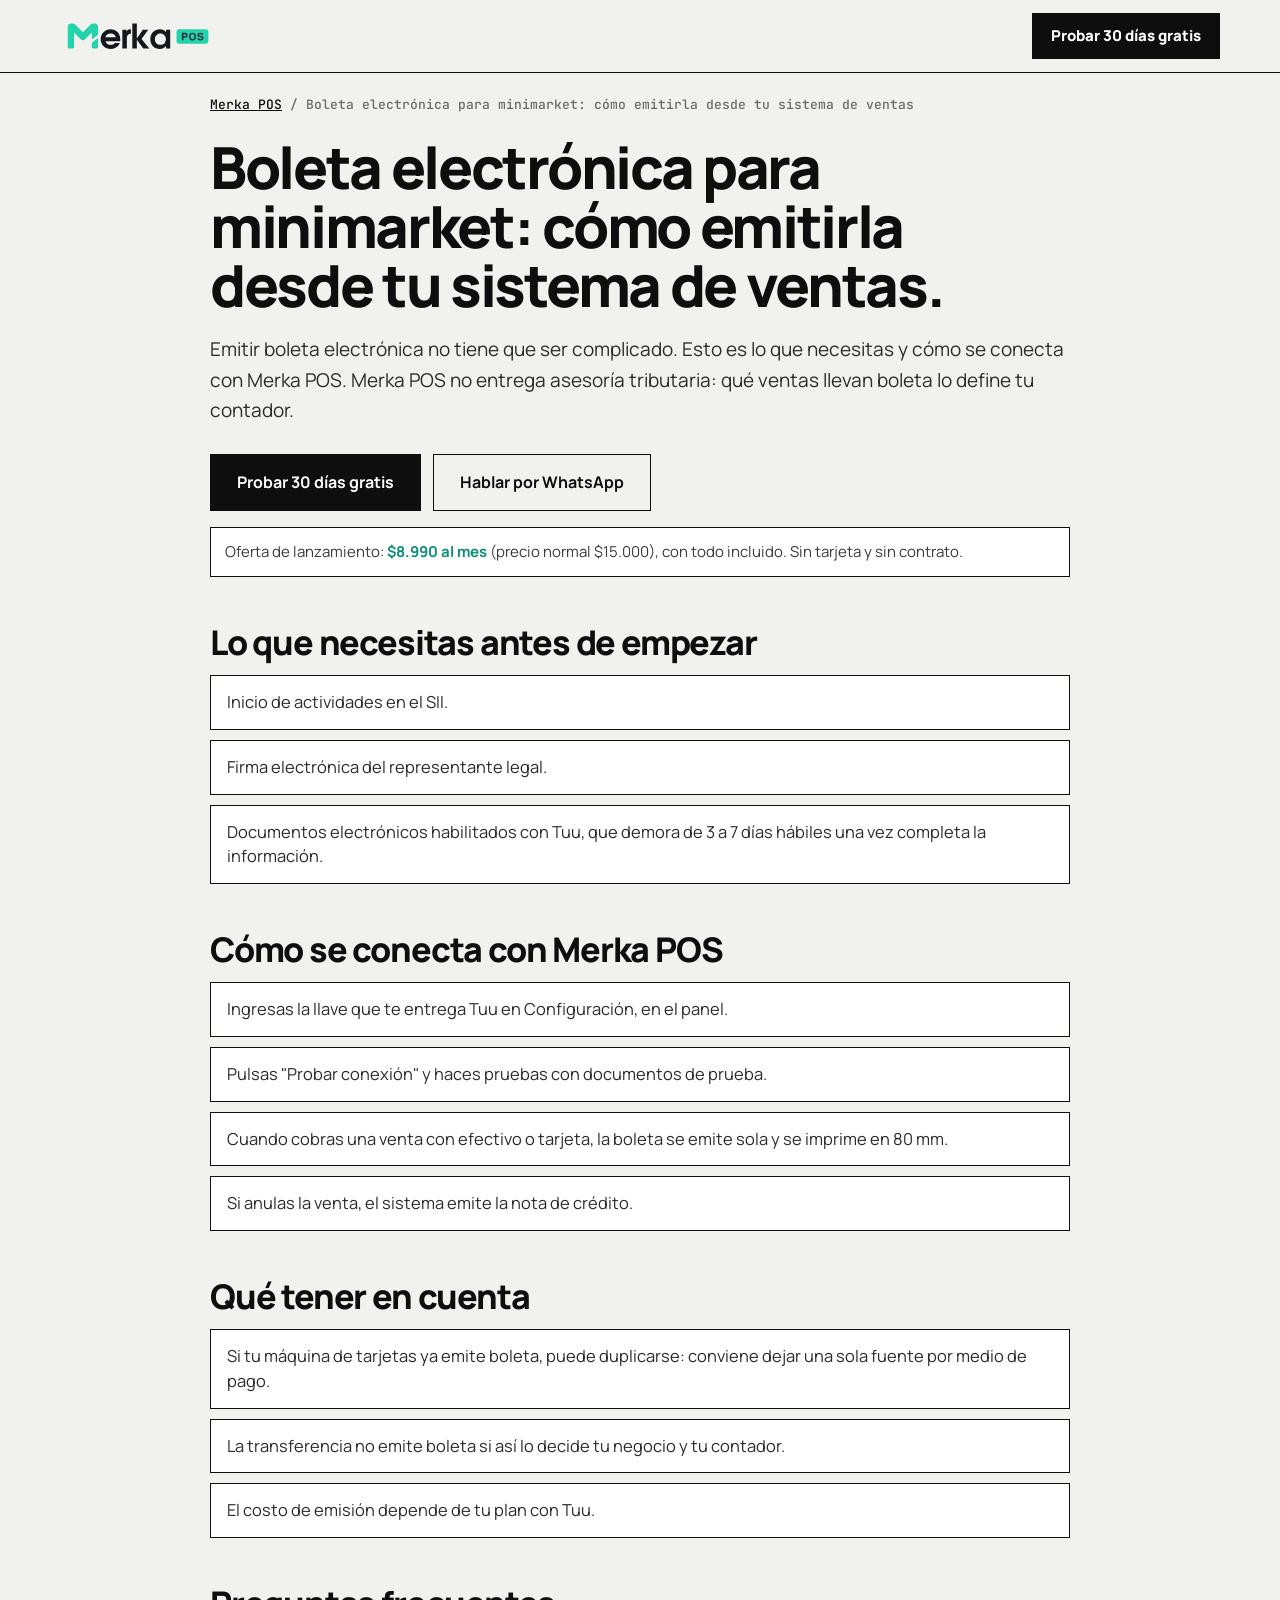
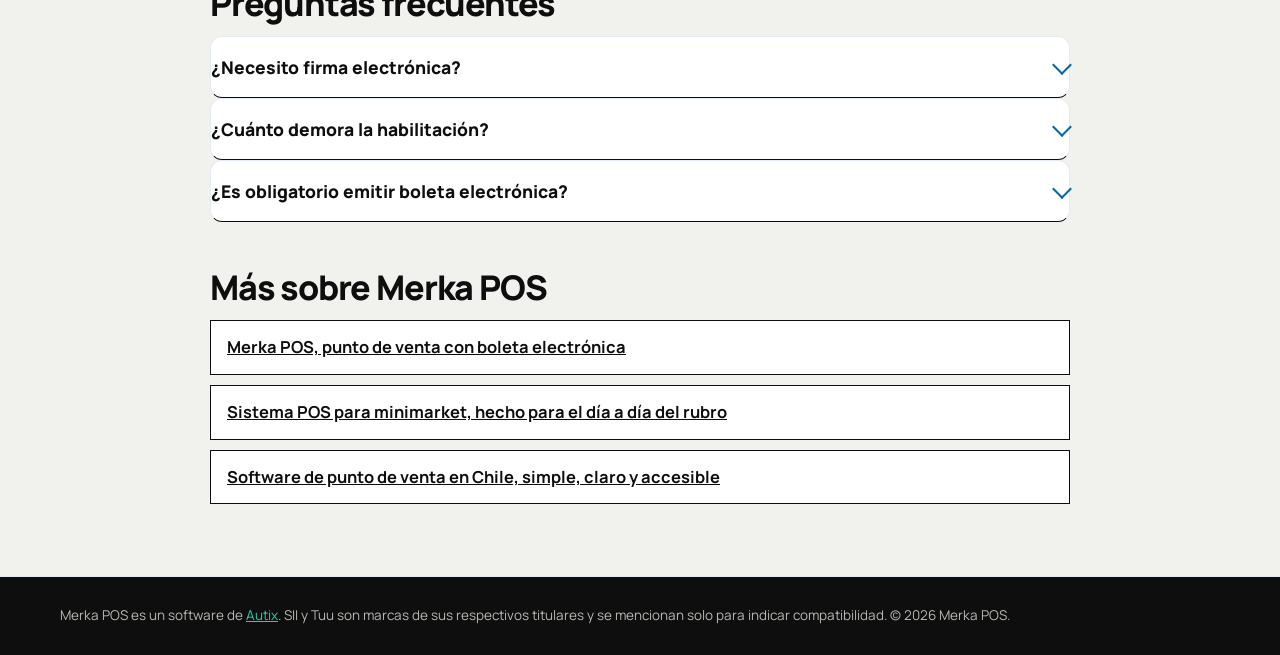
<file: boleta-electronica-minimarket/index.html>
<!doctype html>
<html lang="es"><head><meta charset="utf-8"><meta name="viewport" content="width=device-width, initial-scale=1">
<title>Boleta electrónica para minimarket: cómo emitirla desde tu POS | Merka POS</title>
<meta name="description" content="Qué necesita un minimarket para emitir boleta electrónica del SII desde su sistema de ventas: firma electrónica, habilitación y conexión. Pasos claros.">
<meta name="robots" content="index,follow,max-snippet:-1,max-image-preview:large">
<link rel="canonical" href="https://merkapos.pro/boleta-electronica-minimarket/"><link rel="alternate" hreflang="es-CL" href="https://merkapos.pro/boleta-electronica-minimarket/">
<meta name="theme-color" content="#F1F1EE">
<link rel="icon" type="image/svg+xml" href="/favicon.svg"><link rel="icon" href="/favicon.ico" sizes="any"><link rel="apple-touch-icon" href="/apple-touch-icon.png">
<meta property="og:type" content="article"><meta property="og:locale" content="es_CL"><meta property="og:site_name" content="Merka POS"><meta property="og:title" content="Boleta electrónica para minimarket: cómo emitirla desde tu POS | Merka POS"><meta property="og:description" content="Qué necesita un minimarket para emitir boleta electrónica del SII desde su sistema de ventas: firma electrónica, habilitación y conexión. Pasos claros."><meta property="og:url" content="https://merkapos.pro/boleta-electronica-minimarket/"><meta property="og:image" content="https://merkapos.pro/og-image.png?v=20261112">
<meta name="twitter:card" content="summary_large_image">
<link rel="preconnect" href="https://fonts.googleapis.com"><link rel="preconnect" href="https://fonts.gstatic.com" crossorigin>
<link href="https://fonts.googleapis.com/css2?family=Manrope:wght@400;500;600;700;800&family=JetBrains+Mono:wght@500;700&display=swap" rel="stylesheet">
<link rel="stylesheet" href="/site.css?v=20261112">
<script type="application/ld+json">{"@context": "https://schema.org", "@graph": [{"@type": "WebPage", "@id": "https://merkapos.pro/boleta-electronica-minimarket/#page", "url": "https://merkapos.pro/boleta-electronica-minimarket/", "name": "Boleta electrónica para minimarket: cómo emitirla desde tu POS | Merka POS", "description": "Qué necesita un minimarket para emitir boleta electrónica del SII desde su sistema de ventas: firma electrónica, habilitación y conexión. Pasos claros.", "inLanguage": "es-CL", "isPartOf": {"@id": "https://merkapos.pro/#site"}}, {"@type": "BreadcrumbList", "itemListElement": [{"@type": "ListItem", "position": 1, "name": "Merka POS", "item": "https://merkapos.pro/"}, {"@type": "ListItem", "position": 2, "name": "Boleta electrónica para minimarket: cómo emitirla desde tu sistema de ventas", "item": "https://merkapos.pro/boleta-electronica-minimarket/"}]}, {"@type": "FAQPage", "mainEntity": [{"@type": "Question", "name": "¿Necesito firma electrónica?", "acceptedAnswer": {"@type": "Answer", "text": "Sí, el representante legal necesita firma electrónica para habilitar los documentos."}}, {"@type": "Question", "name": "¿Cuánto demora la habilitación?", "acceptedAnswer": {"@type": "Answer", "text": "Con el proveedor demora de 3 a 7 días hábiles una vez completa la información."}}, {"@type": "Question", "name": "¿Es obligatorio emitir boleta electrónica?", "acceptedAnswer": {"@type": "Answer", "text": "Depende de tu situación ante el SII. Confírmalo con tu contador."}}]}]}</script>
</head><body class="pg">
<header class="nav pg__nav"><div class="wrap nav__bar"><a class="brand brand--logo" href="/" aria-label="Merka POS, inicio"><img src="/media/logo-merka-pos-dark.svg" width="155" height="48" alt="Merka POS"></a><a class="btn btn-primary btn-sm" href="https://app.merkapos.pro/?registro=1">Probar 30 días gratis</a></div></header>
<main><div class="wrap pg__w">
<nav class="pg__bc" aria-label="Migas de pan"><a href="/">Merka POS</a> / <span>Boleta electrónica para minimarket: cómo emitirla desde tu sistema de ventas</span></nav>
<h1>Boleta electrónica para minimarket: cómo emitirla desde tu sistema de ventas.</h1>
<p class="pg__lead">Emitir boleta electrónica no tiene que ser complicado. Esto es lo que necesitas y cómo se conecta con Merka POS. Merka POS no entrega asesoría tributaria: qué ventas llevan boleta lo define tu contador.</p>
<div class="pg__cta"><a class="btn btn-primary" href="https://app.merkapos.pro/?registro=1">Probar 30 días gratis</a><a class="btn btn-ghost" href="https://wa.me/56992025527?text=Hola%2C%20quiero%20informaci%C3%B3n%20de%20Merka%20POS." rel="noopener">Hablar por WhatsApp</a></div>
<p class="pg__price">Oferta de lanzamiento: <b>$8.990 al mes</b> (precio normal $15.000), con todo incluido. Sin tarjeta y sin contrato.</p>
<section class='pg__s'><h2>Lo que necesitas antes de empezar</h2><ul><li>Inicio de actividades en el SII.</li><li>Firma electrónica del representante legal.</li><li>Documentos electrónicos habilitados con Tuu, que demora de 3 a 7 días hábiles una vez completa la información.</li></ul></section><section class='pg__s'><h2>Cómo se conecta con Merka POS</h2><ul><li>Ingresas la llave que te entrega Tuu en Configuración, en el panel.</li><li>Pulsas "Probar conexión" y haces pruebas con documentos de prueba.</li><li>Cuando cobras una venta con efectivo o tarjeta, la boleta se emite sola y se imprime en 80 mm.</li><li>Si anulas la venta, el sistema emite la nota de crédito.</li></ul></section><section class='pg__s'><h2>Qué tener en cuenta</h2><ul><li>Si tu máquina de tarjetas ya emite boleta, puede duplicarse: conviene dejar una sola fuente por medio de pago.</li><li>La transferencia no emite boleta si así lo decide tu negocio y tu contador.</li><li>El costo de emisión depende de tu plan con Tuu.</li></ul></section>
<section class="pg__s"><h2>Preguntas frecuentes</h2><div class="pg__faq"><details><summary>¿Necesito firma electrónica?</summary><p>Sí, el representante legal necesita firma electrónica para habilitar los documentos.</p></details><details><summary>¿Cuánto demora la habilitación?</summary><p>Con el proveedor demora de 3 a 7 días hábiles una vez completa la información.</p></details><details><summary>¿Es obligatorio emitir boleta electrónica?</summary><p>Depende de tu situación ante el SII. Confírmalo con tu contador.</p></details></div></section>
<section class="pg__s pg__more"><h2>Más sobre Merka POS</h2><ul><li><a href="/">Merka POS, punto de venta con boleta electrónica</a></li><li><a href='/sistema-pos-minimarket/'>Sistema POS para minimarket, hecho para el día a día del rubro</a></li><li><a href='/software-punto-de-venta-chile/'>Software de punto de venta en Chile, simple, claro y accesible</a></li></ul></section>
</div></main>
<footer class="pg__ft"><div class="wrap">Merka POS es un software de <a href="https://autix.pro" rel="noopener">Autix</a>. SII y Tuu son marcas de sus respectivos titulares y se mencionan solo para indicar compatibilidad. &copy; 2026 Merka POS.</div></footer>
</body></html>
</file>
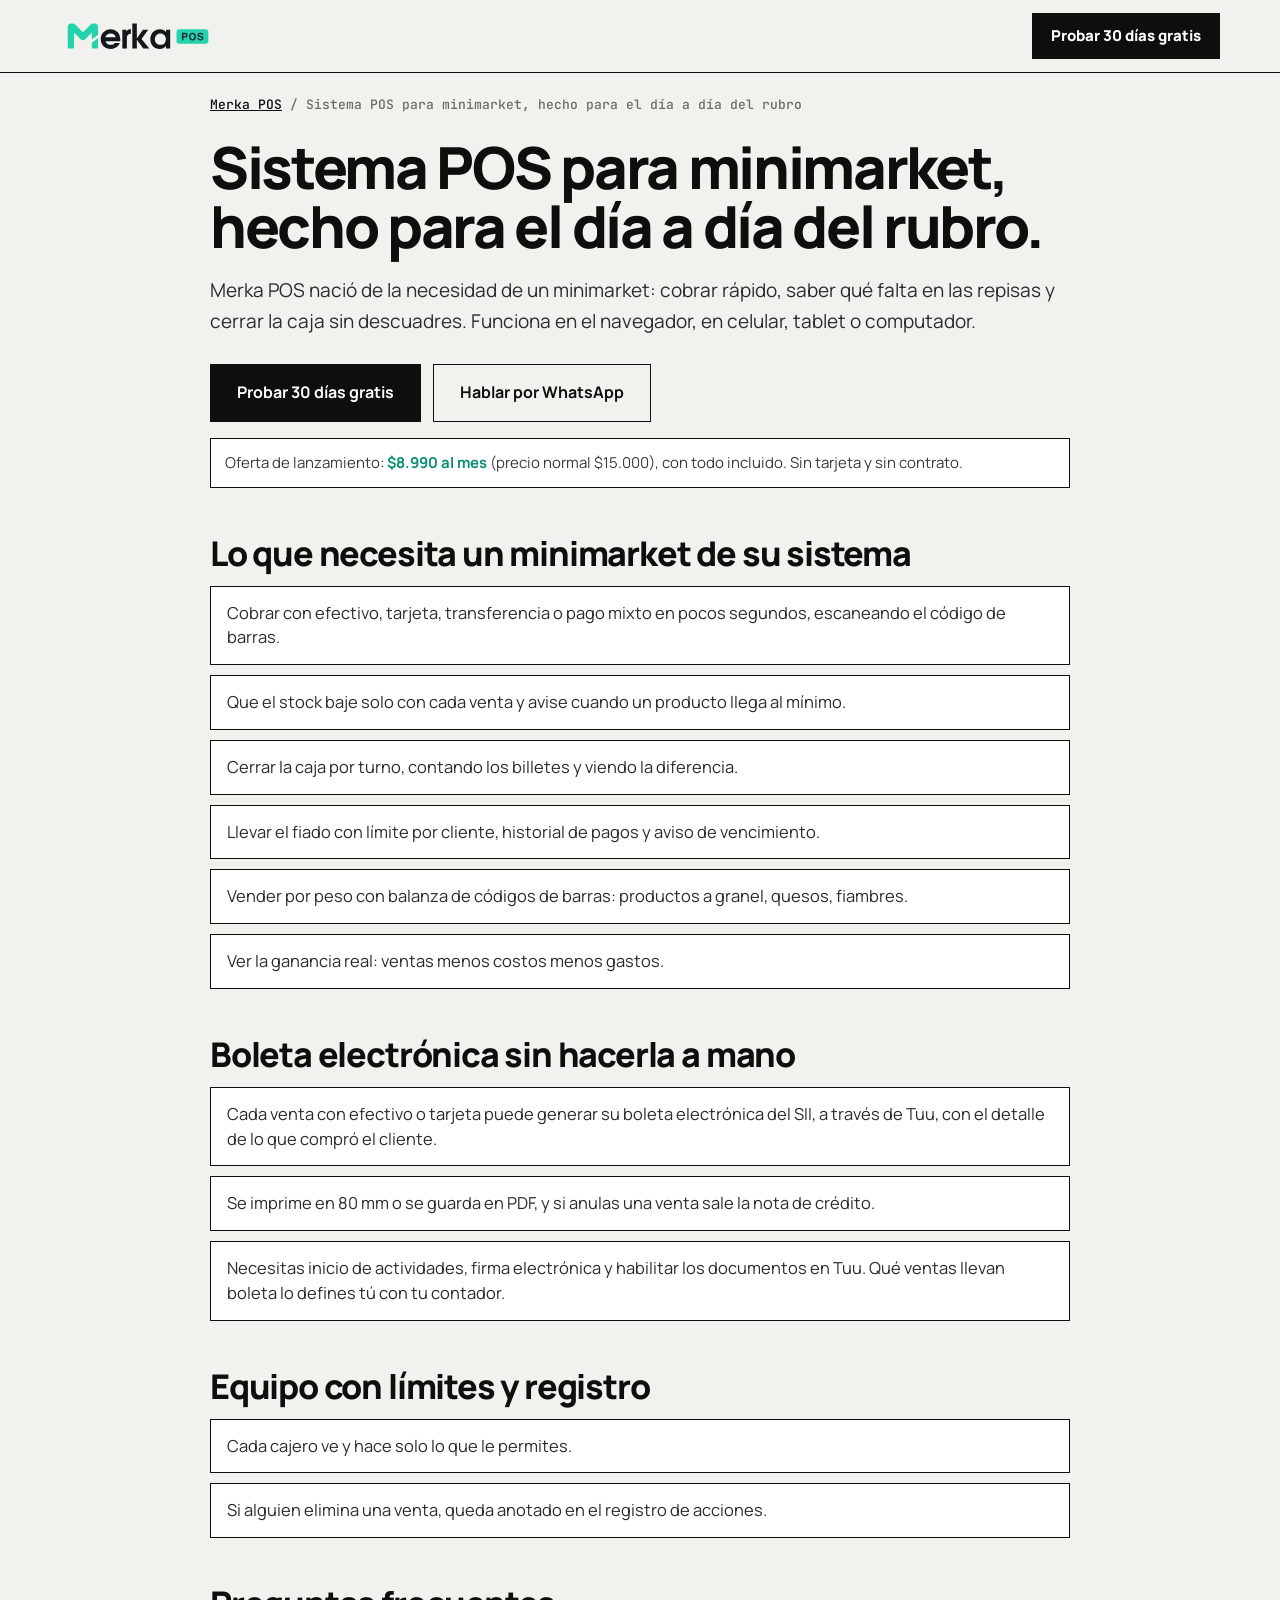
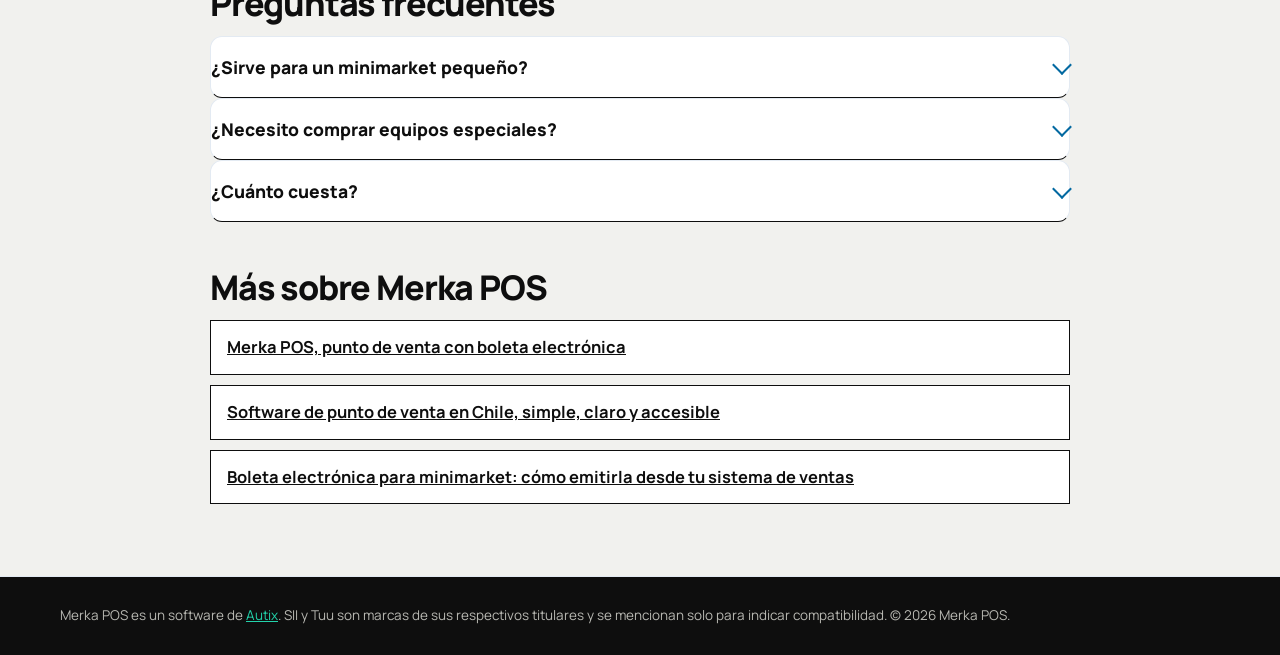
<file: sistema-pos-minimarket/index.html>
<!doctype html>
<html lang="es"><head><meta charset="utf-8"><meta name="viewport" content="width=device-width, initial-scale=1">
<title>Sistema POS para minimarket en Chile | Merka POS</title>
<meta name="description" content="Sistema POS para minimarket: cobra rápido, controla el stock, cierra la caja y emite boleta electrónica del SII. Desde $8.990 al mes, 30 días gratis.">
<meta name="robots" content="index,follow,max-snippet:-1,max-image-preview:large">
<link rel="canonical" href="https://merkapos.pro/sistema-pos-minimarket/"><link rel="alternate" hreflang="es-CL" href="https://merkapos.pro/sistema-pos-minimarket/">
<meta name="theme-color" content="#F1F1EE">
<link rel="icon" type="image/svg+xml" href="/favicon.svg"><link rel="icon" href="/favicon.ico" sizes="any"><link rel="apple-touch-icon" href="/apple-touch-icon.png">
<meta property="og:type" content="article"><meta property="og:locale" content="es_CL"><meta property="og:site_name" content="Merka POS"><meta property="og:title" content="Sistema POS para minimarket en Chile | Merka POS"><meta property="og:description" content="Sistema POS para minimarket: cobra rápido, controla el stock, cierra la caja y emite boleta electrónica del SII. Desde $8.990 al mes, 30 días gratis."><meta property="og:url" content="https://merkapos.pro/sistema-pos-minimarket/"><meta property="og:image" content="https://merkapos.pro/og-image.png?v=20261112">
<meta name="twitter:card" content="summary_large_image">
<link rel="preconnect" href="https://fonts.googleapis.com"><link rel="preconnect" href="https://fonts.gstatic.com" crossorigin>
<link href="https://fonts.googleapis.com/css2?family=Manrope:wght@400;500;600;700;800&family=JetBrains+Mono:wght@500;700&display=swap" rel="stylesheet">
<link rel="stylesheet" href="/site.css?v=20261112">
<script type="application/ld+json">{"@context": "https://schema.org", "@graph": [{"@type": "WebPage", "@id": "https://merkapos.pro/sistema-pos-minimarket/#page", "url": "https://merkapos.pro/sistema-pos-minimarket/", "name": "Sistema POS para minimarket en Chile | Merka POS", "description": "Sistema POS para minimarket: cobra rápido, controla el stock, cierra la caja y emite boleta electrónica del SII. Desde $8.990 al mes, 30 días gratis.", "inLanguage": "es-CL", "isPartOf": {"@id": "https://merkapos.pro/#site"}}, {"@type": "BreadcrumbList", "itemListElement": [{"@type": "ListItem", "position": 1, "name": "Merka POS", "item": "https://merkapos.pro/"}, {"@type": "ListItem", "position": 2, "name": "Sistema POS para minimarket, hecho para el día a día del rubro", "item": "https://merkapos.pro/sistema-pos-minimarket/"}]}, {"@type": "FAQPage", "mainEntity": [{"@type": "Question", "name": "¿Sirve para un minimarket pequeño?", "acceptedAnswer": {"@type": "Answer", "text": "Sí. Funciona con un solo dispositivo y crece con tu negocio: usuarios ilimitados con permisos, sin instalar nada."}}, {"@type": "Question", "name": "¿Necesito comprar equipos especiales?", "acceptedAnswer": {"@type": "Answer", "text": "No. Funciona en el navegador. Si usas lector de códigos de barras o balanza con código EAN-13, el sistema los reconoce."}}, {"@type": "Question", "name": "¿Cuánto cuesta?", "acceptedAnswer": {"@type": "Answer", "text": "Oferta de lanzamiento: $8.990 al mes, con todo incluido. El precio normal es $15.000 al mes. Tienes 30 días gratis, sin tarjeta."}}]}]}</script>
</head><body class="pg">
<header class="nav pg__nav"><div class="wrap nav__bar"><a class="brand brand--logo" href="/" aria-label="Merka POS, inicio"><img src="/media/logo-merka-pos-dark.svg" width="155" height="48" alt="Merka POS"></a><a class="btn btn-primary btn-sm" href="https://app.merkapos.pro/?registro=1">Probar 30 días gratis</a></div></header>
<main><div class="wrap pg__w">
<nav class="pg__bc" aria-label="Migas de pan"><a href="/">Merka POS</a> / <span>Sistema POS para minimarket, hecho para el día a día del rubro</span></nav>
<h1>Sistema POS para minimarket, hecho para el día a día del rubro.</h1>
<p class="pg__lead">Merka POS nació de la necesidad de un minimarket: cobrar rápido, saber qué falta en las repisas y cerrar la caja sin descuadres. Funciona en el navegador, en celular, tablet o computador.</p>
<div class="pg__cta"><a class="btn btn-primary" href="https://app.merkapos.pro/?registro=1">Probar 30 días gratis</a><a class="btn btn-ghost" href="https://wa.me/56992025527?text=Hola%2C%20quiero%20informaci%C3%B3n%20de%20Merka%20POS." rel="noopener">Hablar por WhatsApp</a></div>
<p class="pg__price">Oferta de lanzamiento: <b>$8.990 al mes</b> (precio normal $15.000), con todo incluido. Sin tarjeta y sin contrato.</p>
<section class='pg__s'><h2>Lo que necesita un minimarket de su sistema</h2><ul><li>Cobrar con efectivo, tarjeta, transferencia o pago mixto en pocos segundos, escaneando el código de barras.</li><li>Que el stock baje solo con cada venta y avise cuando un producto llega al mínimo.</li><li>Cerrar la caja por turno, contando los billetes y viendo la diferencia.</li><li>Llevar el fiado con límite por cliente, historial de pagos y aviso de vencimiento.</li><li>Vender por peso con balanza de códigos de barras: productos a granel, quesos, fiambres.</li><li>Ver la ganancia real: ventas menos costos menos gastos.</li></ul></section><section class='pg__s'><h2>Boleta electrónica sin hacerla a mano</h2><ul><li>Cada venta con efectivo o tarjeta puede generar su boleta electrónica del SII, a través de Tuu, con el detalle de lo que compró el cliente.</li><li>Se imprime en 80 mm o se guarda en PDF, y si anulas una venta sale la nota de crédito.</li><li>Necesitas inicio de actividades, firma electrónica y habilitar los documentos en Tuu. Qué ventas llevan boleta lo defines tú con tu contador.</li></ul></section><section class='pg__s'><h2>Equipo con límites y registro</h2><ul><li>Cada cajero ve y hace solo lo que le permites.</li><li>Si alguien elimina una venta, queda anotado en el registro de acciones.</li></ul></section>
<section class="pg__s"><h2>Preguntas frecuentes</h2><div class="pg__faq"><details><summary>¿Sirve para un minimarket pequeño?</summary><p>Sí. Funciona con un solo dispositivo y crece con tu negocio: usuarios ilimitados con permisos, sin instalar nada.</p></details><details><summary>¿Necesito comprar equipos especiales?</summary><p>No. Funciona en el navegador. Si usas lector de códigos de barras o balanza con código EAN-13, el sistema los reconoce.</p></details><details><summary>¿Cuánto cuesta?</summary><p>Oferta de lanzamiento: $8.990 al mes, con todo incluido. El precio normal es $15.000 al mes. Tienes 30 días gratis, sin tarjeta.</p></details></div></section>
<section class="pg__s pg__more"><h2>Más sobre Merka POS</h2><ul><li><a href="/">Merka POS, punto de venta con boleta electrónica</a></li><li><a href='/software-punto-de-venta-chile/'>Software de punto de venta en Chile, simple, claro y accesible</a></li><li><a href='/boleta-electronica-minimarket/'>Boleta electrónica para minimarket: cómo emitirla desde tu sistema de ventas</a></li></ul></section>
</div></main>
<footer class="pg__ft"><div class="wrap">Merka POS es un software de <a href="https://autix.pro" rel="noopener">Autix</a>. SII y Tuu son marcas de sus respectivos titulares y se mencionan solo para indicar compatibilidad. &copy; 2026 Merka POS.</div></footer>
</body></html>
</file>
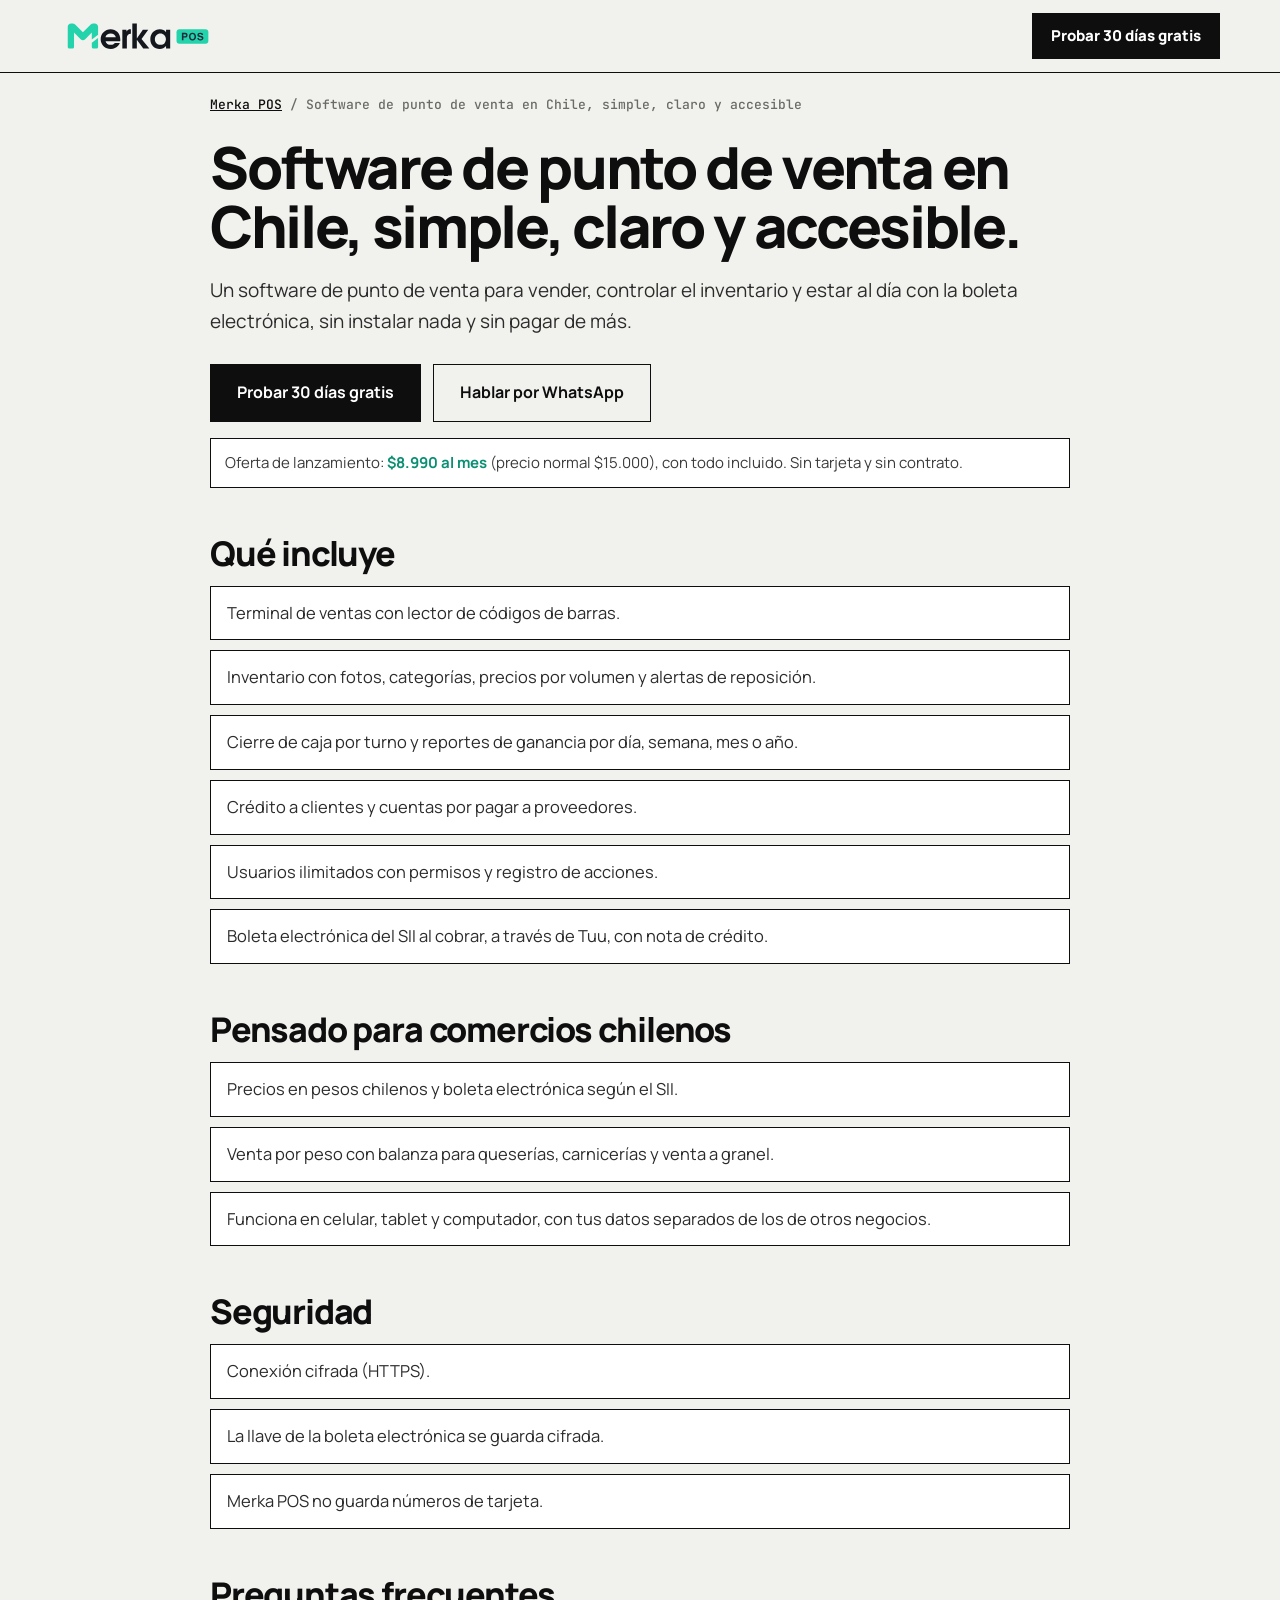
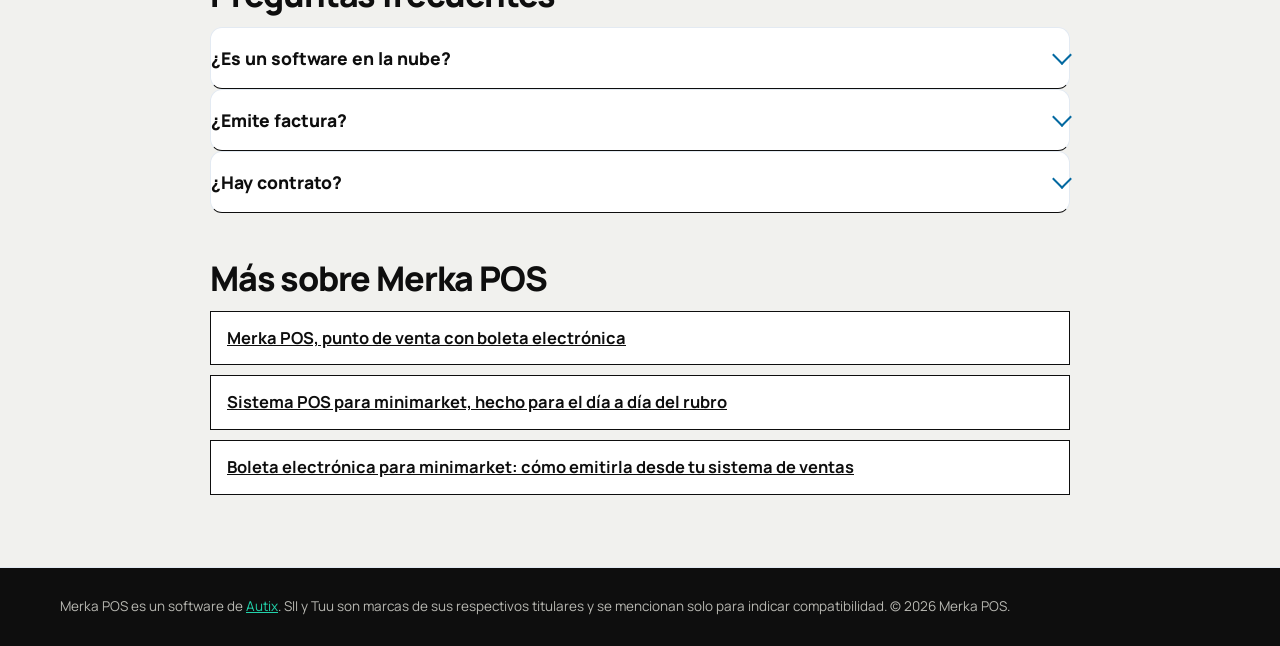
<file: software-punto-de-venta-chile/index.html>
<!doctype html>
<html lang="es"><head><meta charset="utf-8"><meta name="viewport" content="width=device-width, initial-scale=1">
<title>Software punto de venta en Chile con boleta electrónica | Merka POS</title>
<meta name="description" content="Software de punto de venta en la nube para comercios de Chile: ventas, inventario, caja, código de barras, reportes y boleta electrónica SII. 30 días gratis.">
<meta name="robots" content="index,follow,max-snippet:-1,max-image-preview:large">
<link rel="canonical" href="https://merkapos.pro/software-punto-de-venta-chile/"><link rel="alternate" hreflang="es-CL" href="https://merkapos.pro/software-punto-de-venta-chile/">
<meta name="theme-color" content="#F1F1EE">
<link rel="icon" type="image/svg+xml" href="/favicon.svg"><link rel="icon" href="/favicon.ico" sizes="any"><link rel="apple-touch-icon" href="/apple-touch-icon.png">
<meta property="og:type" content="article"><meta property="og:locale" content="es_CL"><meta property="og:site_name" content="Merka POS"><meta property="og:title" content="Software punto de venta en Chile con boleta electrónica | Merka POS"><meta property="og:description" content="Software de punto de venta en la nube para comercios de Chile: ventas, inventario, caja, código de barras, reportes y boleta electrónica SII. 30 días gratis."><meta property="og:url" content="https://merkapos.pro/software-punto-de-venta-chile/"><meta property="og:image" content="https://merkapos.pro/og-image.png?v=20261112">
<meta name="twitter:card" content="summary_large_image">
<link rel="preconnect" href="https://fonts.googleapis.com"><link rel="preconnect" href="https://fonts.gstatic.com" crossorigin>
<link href="https://fonts.googleapis.com/css2?family=Manrope:wght@400;500;600;700;800&family=JetBrains+Mono:wght@500;700&display=swap" rel="stylesheet">
<link rel="stylesheet" href="/site.css?v=20261112">
<script type="application/ld+json">{"@context": "https://schema.org", "@graph": [{"@type": "WebPage", "@id": "https://merkapos.pro/software-punto-de-venta-chile/#page", "url": "https://merkapos.pro/software-punto-de-venta-chile/", "name": "Software punto de venta en Chile con boleta electrónica | Merka POS", "description": "Software de punto de venta en la nube para comercios de Chile: ventas, inventario, caja, código de barras, reportes y boleta electrónica SII. 30 días gratis.", "inLanguage": "es-CL", "isPartOf": {"@id": "https://merkapos.pro/#site"}}, {"@type": "BreadcrumbList", "itemListElement": [{"@type": "ListItem", "position": 1, "name": "Merka POS", "item": "https://merkapos.pro/"}, {"@type": "ListItem", "position": 2, "name": "Software de punto de venta en Chile, simple, claro y accesible", "item": "https://merkapos.pro/software-punto-de-venta-chile/"}]}, {"@type": "FAQPage", "mainEntity": [{"@type": "Question", "name": "¿Es un software en la nube?", "acceptedAnswer": {"@type": "Answer", "text": "Sí. Lo abres desde el navegador en app.merkapos.pro, sin instalar programas. Necesita conexión a internet."}}, {"@type": "Question", "name": "¿Emite factura?", "acceptedAnswer": {"@type": "Answer", "text": "Por ahora solo boleta electrónica y nota de crédito."}}, {"@type": "Question", "name": "¿Hay contrato?", "acceptedAnswer": {"@type": "Answer", "text": "No. Son 30 días gratis, sin tarjeta, y puedes cancelar cuando quieras."}}]}]}</script>
</head><body class="pg">
<header class="nav pg__nav"><div class="wrap nav__bar"><a class="brand brand--logo" href="/" aria-label="Merka POS, inicio"><img src="/media/logo-merka-pos-dark.svg" width="155" height="48" alt="Merka POS"></a><a class="btn btn-primary btn-sm" href="https://app.merkapos.pro/?registro=1">Probar 30 días gratis</a></div></header>
<main><div class="wrap pg__w">
<nav class="pg__bc" aria-label="Migas de pan"><a href="/">Merka POS</a> / <span>Software de punto de venta en Chile, simple, claro y accesible</span></nav>
<h1>Software de punto de venta en Chile, simple, claro y accesible.</h1>
<p class="pg__lead">Un software de punto de venta para vender, controlar el inventario y estar al día con la boleta electrónica, sin instalar nada y sin pagar de más.</p>
<div class="pg__cta"><a class="btn btn-primary" href="https://app.merkapos.pro/?registro=1">Probar 30 días gratis</a><a class="btn btn-ghost" href="https://wa.me/56992025527?text=Hola%2C%20quiero%20informaci%C3%B3n%20de%20Merka%20POS." rel="noopener">Hablar por WhatsApp</a></div>
<p class="pg__price">Oferta de lanzamiento: <b>$8.990 al mes</b> (precio normal $15.000), con todo incluido. Sin tarjeta y sin contrato.</p>
<section class='pg__s'><h2>Qué incluye</h2><ul><li>Terminal de ventas con lector de códigos de barras.</li><li>Inventario con fotos, categorías, precios por volumen y alertas de reposición.</li><li>Cierre de caja por turno y reportes de ganancia por día, semana, mes o año.</li><li>Crédito a clientes y cuentas por pagar a proveedores.</li><li>Usuarios ilimitados con permisos y registro de acciones.</li><li>Boleta electrónica del SII al cobrar, a través de Tuu, con nota de crédito.</li></ul></section><section class='pg__s'><h2>Pensado para comercios chilenos</h2><ul><li>Precios en pesos chilenos y boleta electrónica según el SII.</li><li>Venta por peso con balanza para queserías, carnicerías y venta a granel.</li><li>Funciona en celular, tablet y computador, con tus datos separados de los de otros negocios.</li></ul></section><section class='pg__s'><h2>Seguridad</h2><ul><li>Conexión cifrada (HTTPS).</li><li>La llave de la boleta electrónica se guarda cifrada.</li><li>Merka POS no guarda números de tarjeta.</li></ul></section>
<section class="pg__s"><h2>Preguntas frecuentes</h2><div class="pg__faq"><details><summary>¿Es un software en la nube?</summary><p>Sí. Lo abres desde el navegador en app.merkapos.pro, sin instalar programas. Necesita conexión a internet.</p></details><details><summary>¿Emite factura?</summary><p>Por ahora solo boleta electrónica y nota de crédito.</p></details><details><summary>¿Hay contrato?</summary><p>No. Son 30 días gratis, sin tarjeta, y puedes cancelar cuando quieras.</p></details></div></section>
<section class="pg__s pg__more"><h2>Más sobre Merka POS</h2><ul><li><a href="/">Merka POS, punto de venta con boleta electrónica</a></li><li><a href='/sistema-pos-minimarket/'>Sistema POS para minimarket, hecho para el día a día del rubro</a></li><li><a href='/boleta-electronica-minimarket/'>Boleta electrónica para minimarket: cómo emitirla desde tu sistema de ventas</a></li></ul></section>
</div></main>
<footer class="pg__ft"><div class="wrap">Merka POS es un software de <a href="https://autix.pro" rel="noopener">Autix</a>. SII y Tuu son marcas de sus respectivos titulares y se mencionan solo para indicar compatibilidad. &copy; 2026 Merka POS.</div></footer>
</body></html>
</file>
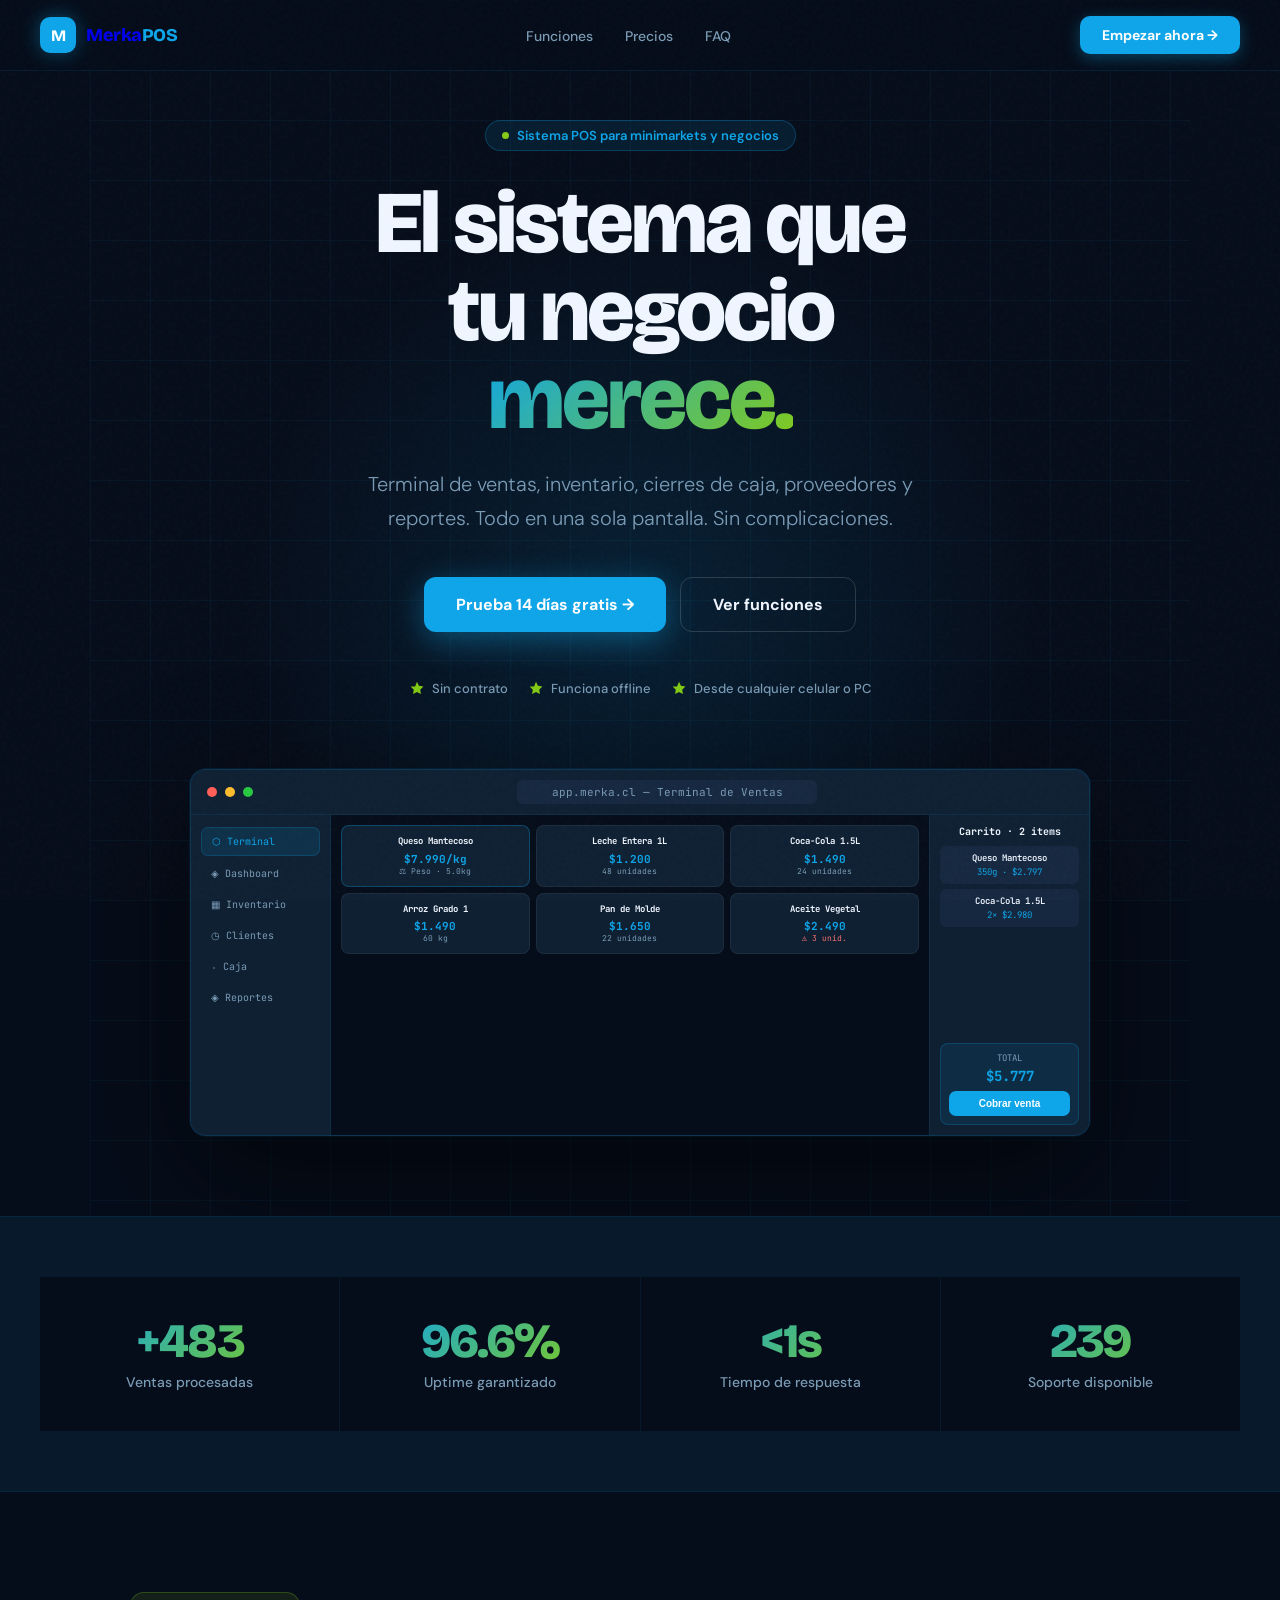
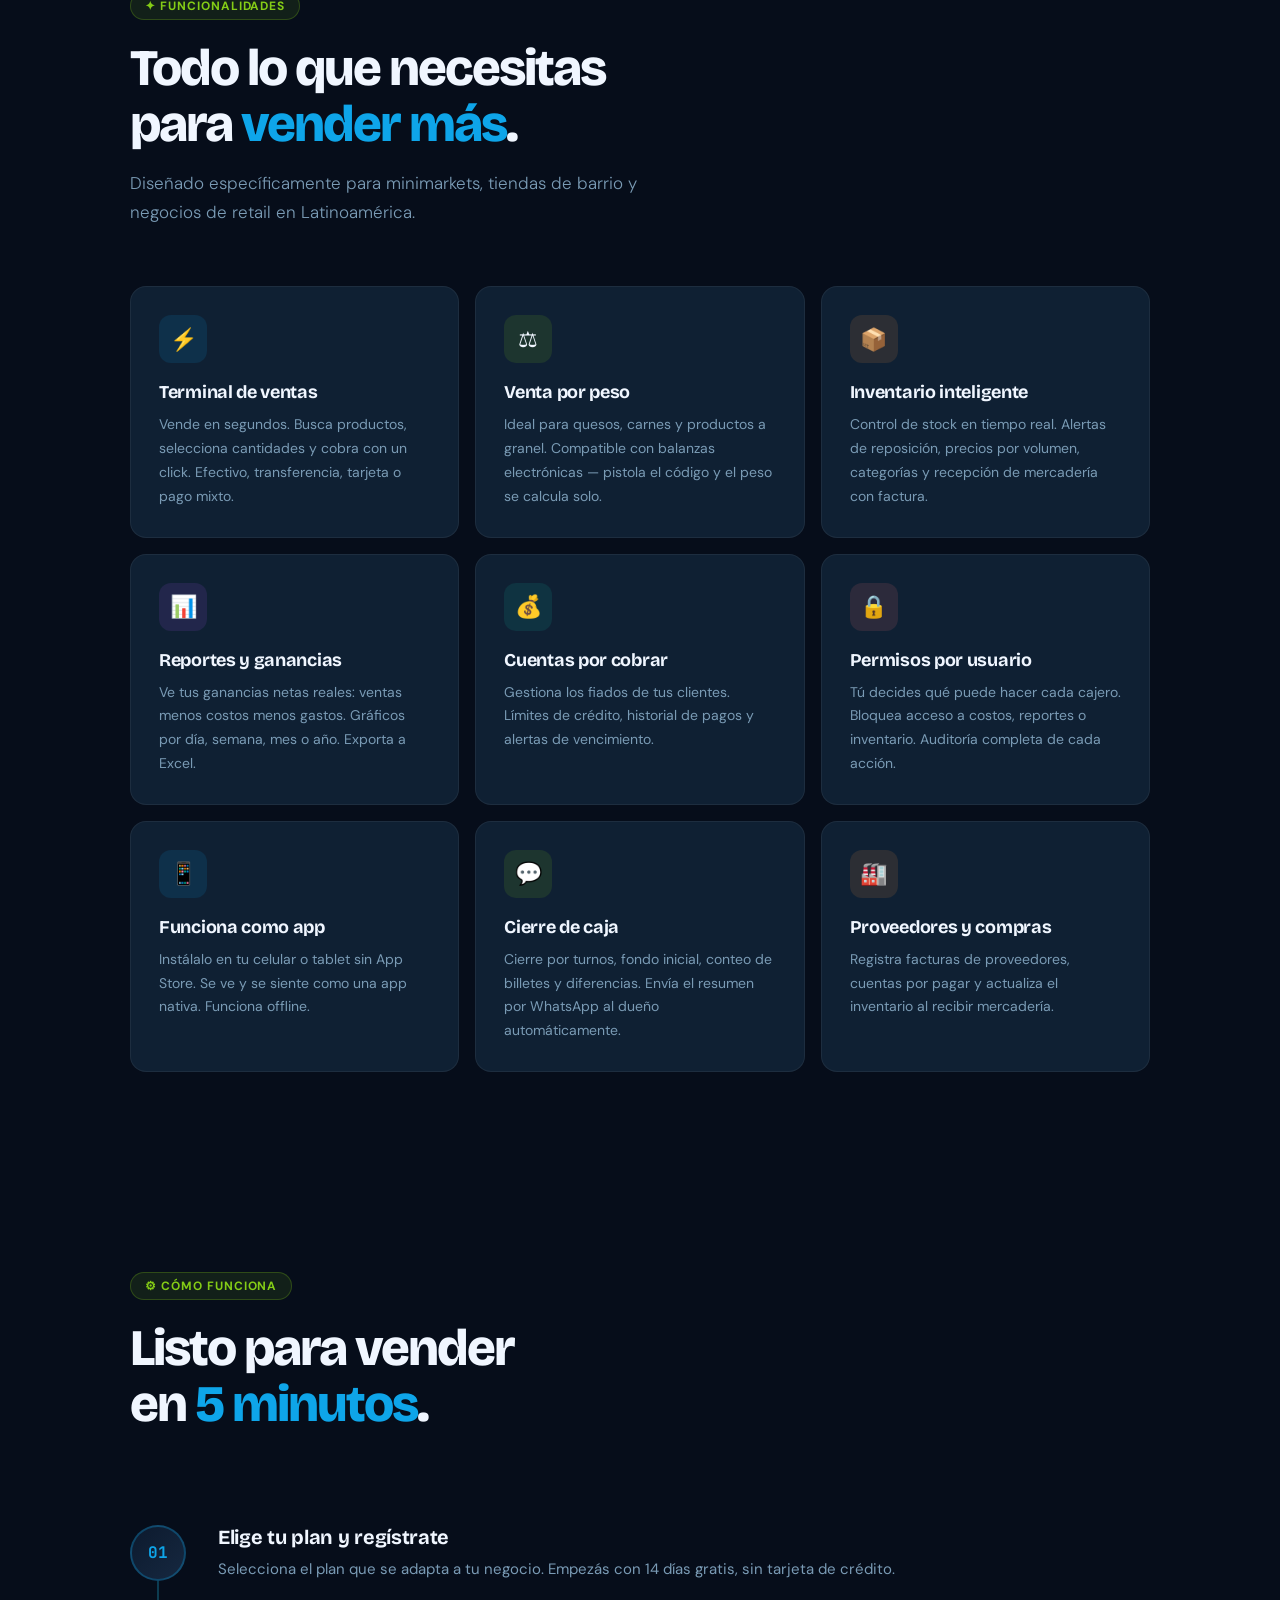
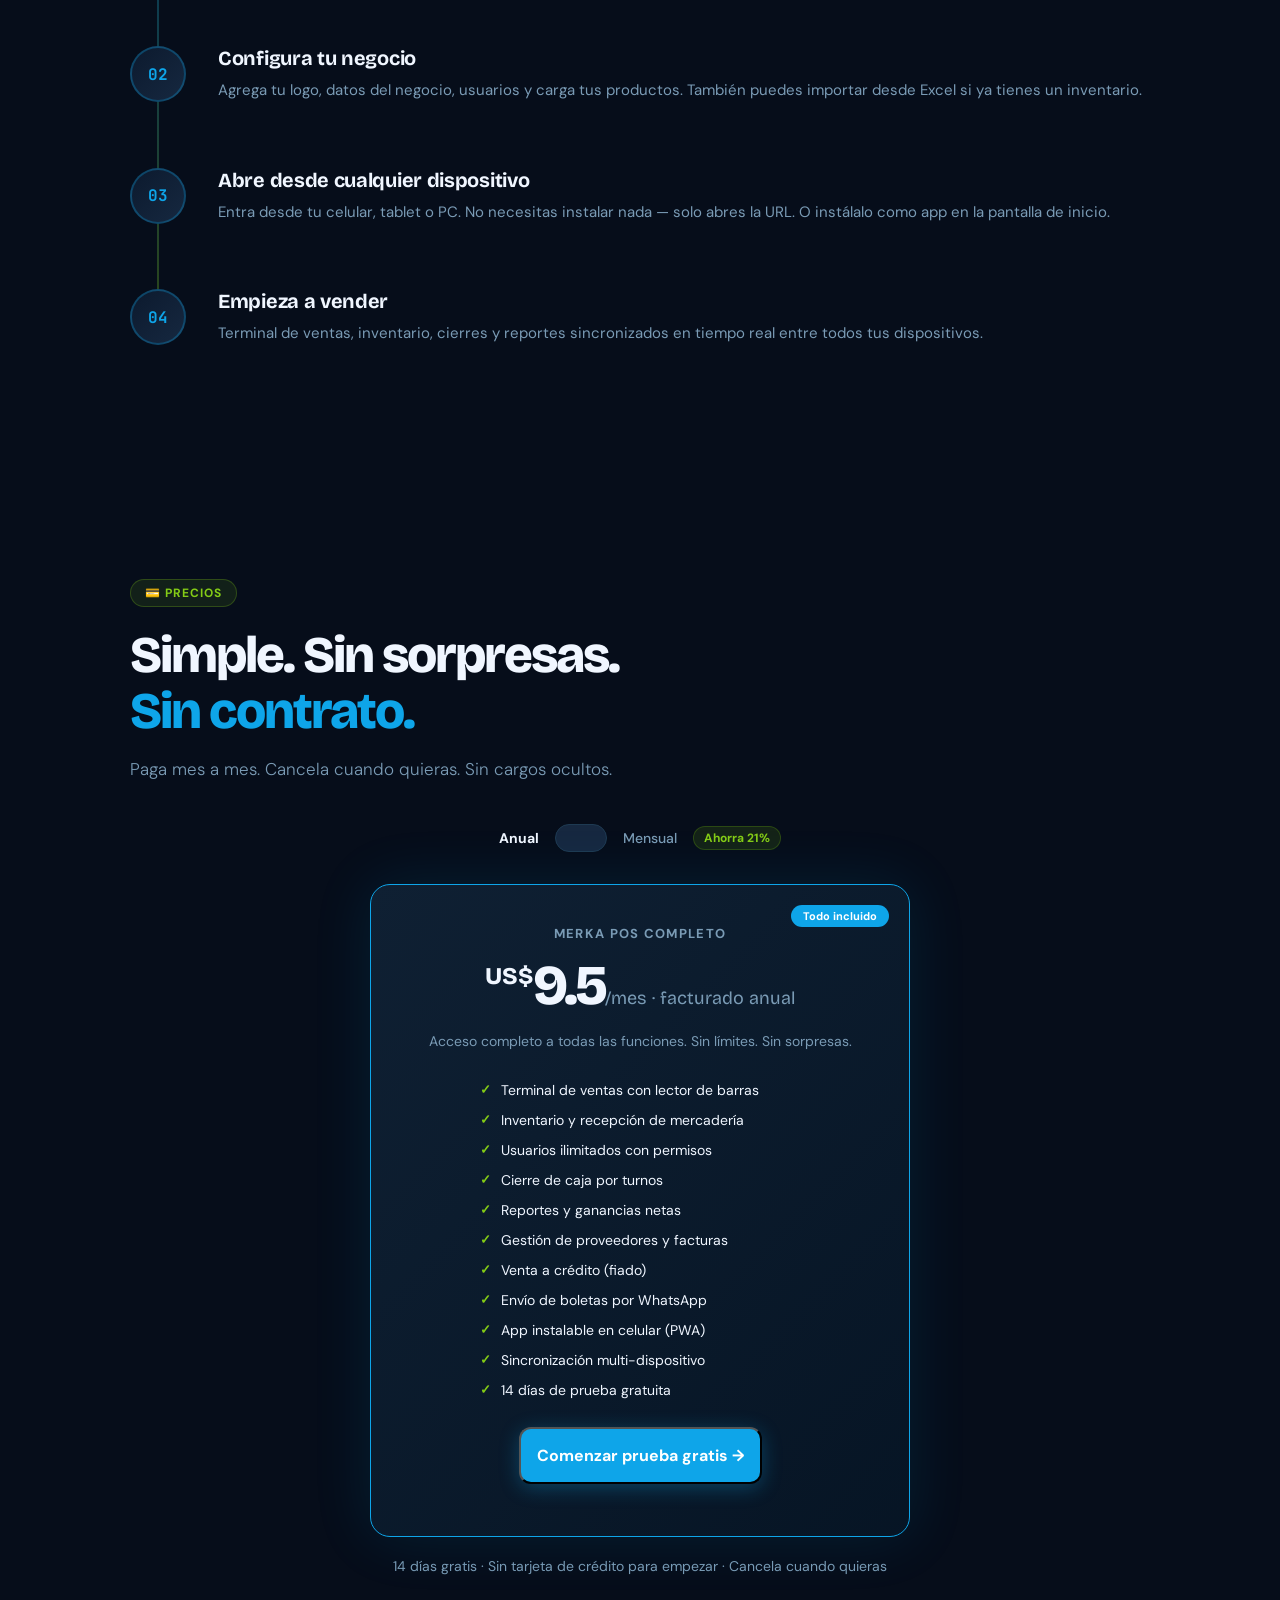
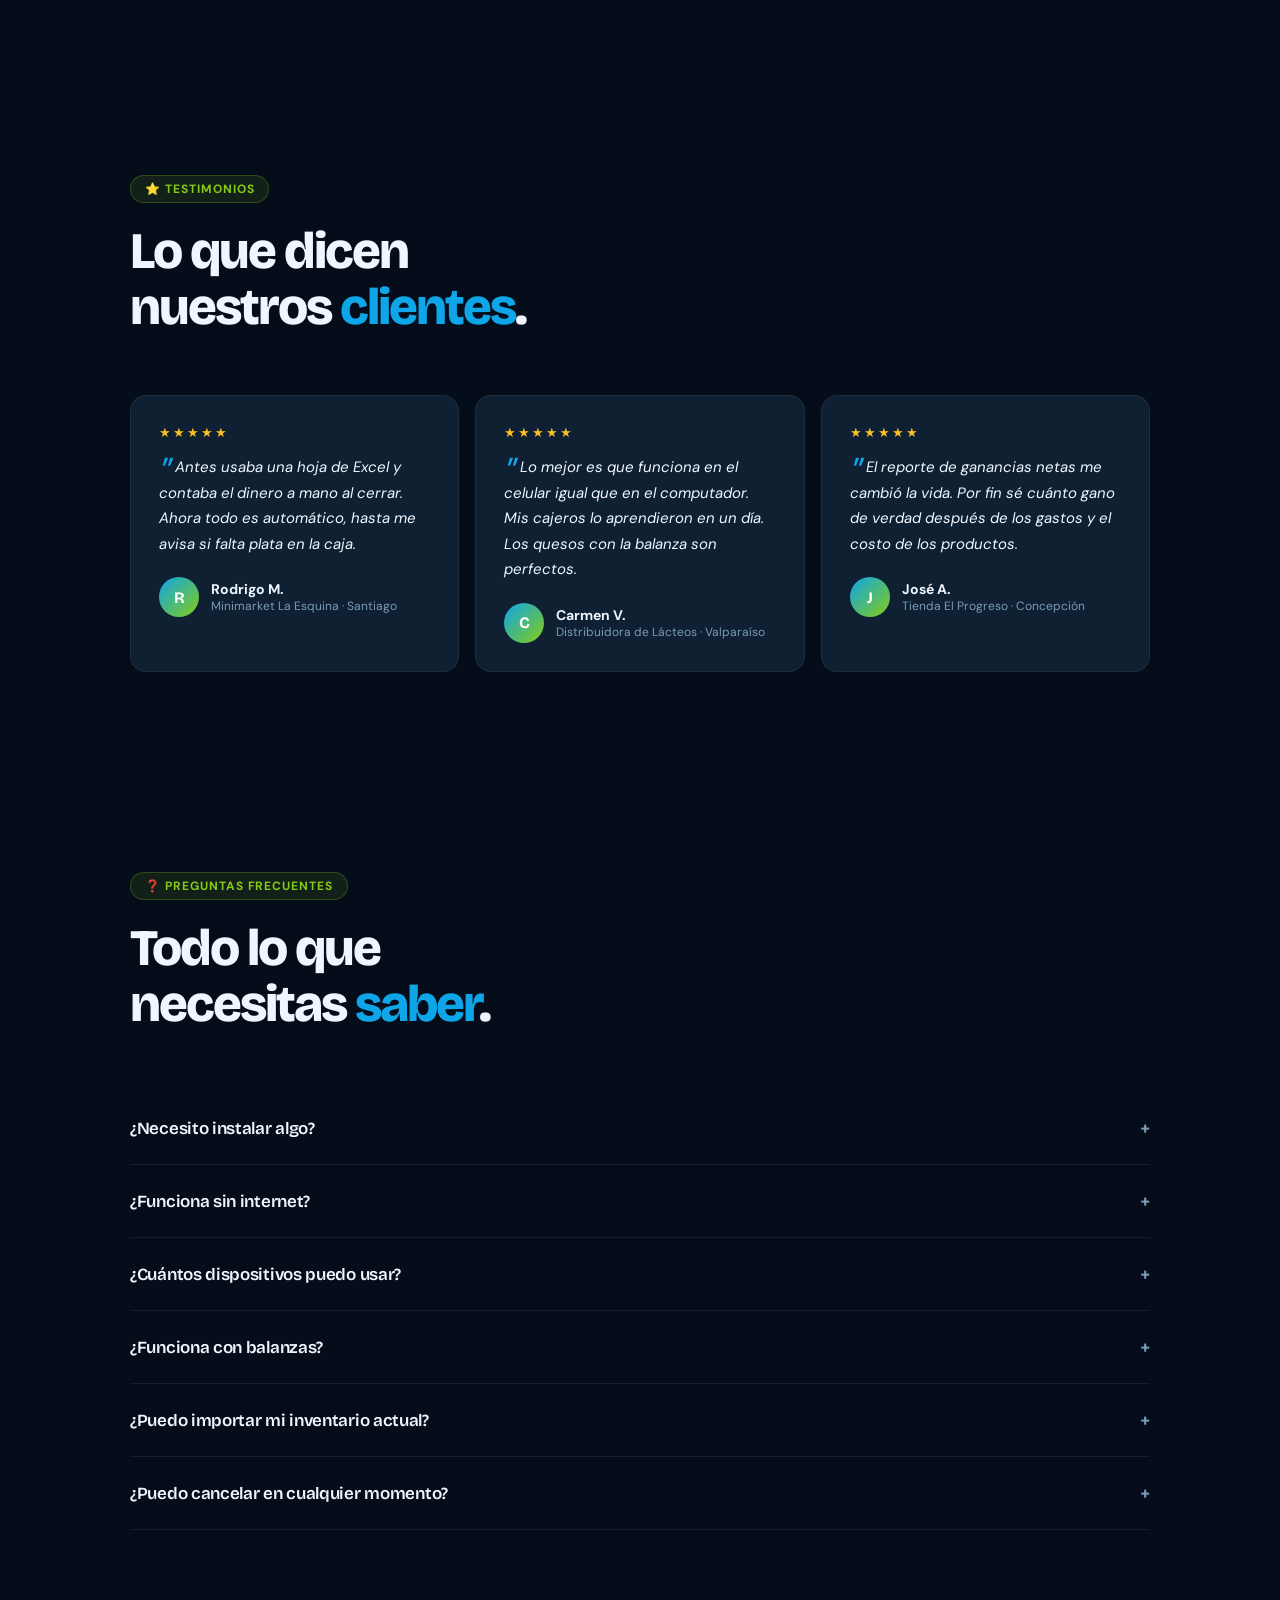
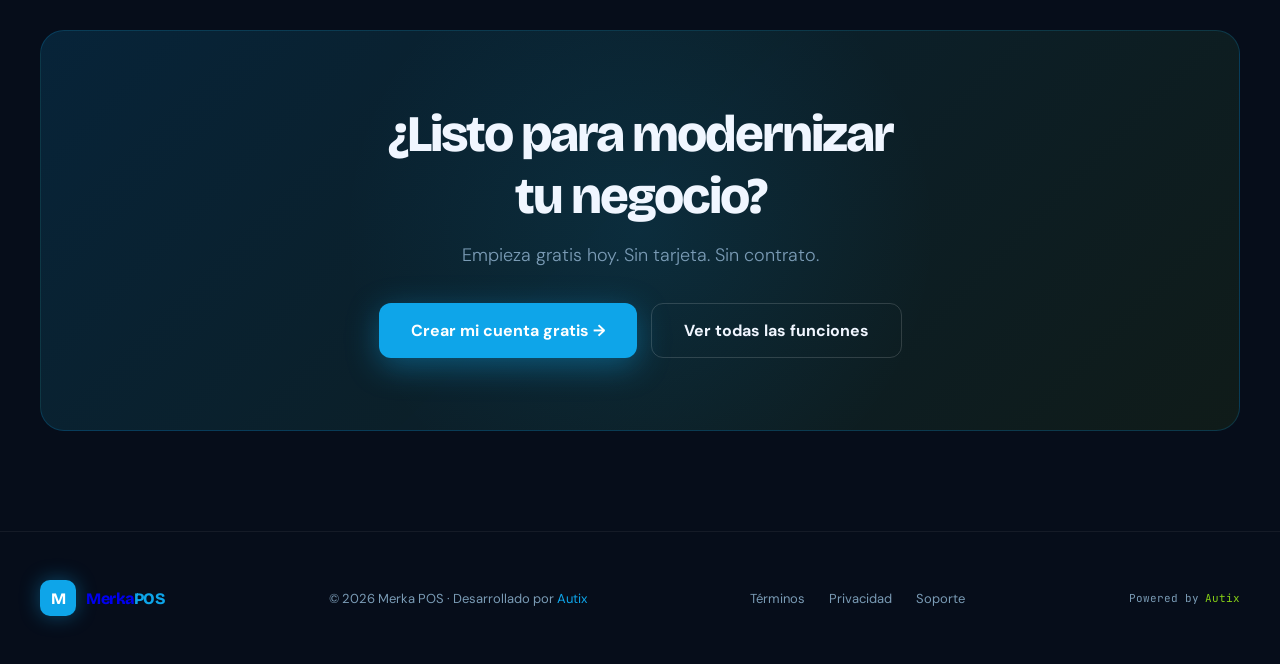
<file: merka-landing (2).html>
<!DOCTYPE html>
<html lang="es">
<head>
<meta charset="UTF-8">
<meta name="viewport" content="width=device-width, initial-scale=1.0">
<title>Merka POS — El sistema que tu negocio merece</title>
<meta name="description" content="Sistema de gestión comercial para minimarkets, negocios y tiendas. Terminal de ventas, inventario, cierres de caja y más. Desde $20/mes.">
<link href="https://fonts.googleapis.com/css2?family=Bricolage+Grotesque:wght@400;500;600;700;800&family=DM+Sans:wght@300;400;500&family=JetBrains+Mono:wght@400;700&display=swap" rel="stylesheet">
<style>
*,*::before,*::after{box-sizing:border-box;margin:0;padding:0;}
:root{
  --night:#060d1a;
  --navy:#0c1a2e;
  --blue:#0ea5e9;
  --blue2:#38bdf8;
  --lime:#84cc16;
  --lime2:#a3e635;
  --sur:#0f2033;
  --sur2:#162840;
  --text:#f0f6ff;
  --muted:#7a9bb5;
  --dim:#1e3a52;
  --mono:'JetBrains Mono',monospace;
  --head:'Bricolage Grotesque',sans-serif;
  --body:'DM Sans',sans-serif;
}
html{font-size:16px;scroll-behavior:smooth;}
body{background:var(--night);color:var(--text);font-family:var(--body);overflow-x:hidden;-webkit-font-smoothing:antialiased;}

/* ── GRAIN ── */
body::after{
  content:'';position:fixed;inset:0;
  background-image:url("data:image/svg+xml,%3Csvg viewBox='0 0 256 256' xmlns='http://www.w3.org/2000/svg'%3E%3Cfilter id='n'%3E%3CfeTurbulence type='fractalNoise' baseFrequency='0.9' numOctaves='4' stitchTiles='stitch'/%3E%3C/filter%3E%3Crect width='100%25' height='100%25' filter='url(%23n)' opacity='0.04'/%3E%3C/svg%3E");
  pointer-events:none;z-index:9999;opacity:0.6;
}

/* ── NAV ── */
nav{
  position:fixed;top:0;left:0;right:0;z-index:100;
  padding:16px 40px;
  display:flex;align-items:center;justify-content:space-between;
  background:rgba(6,13,26,0.8);backdrop-filter:blur(20px);
  border-bottom:1px solid rgba(14,165,233,0.1);
  transition:all 0.3s;
}
.nav-logo{display:flex;align-items:center;gap:10px;text-decoration:none;}
.nav-logo-icon{
  width:36px;height:36px;background:var(--blue);border-radius:10px;
  display:flex;align-items:center;justify-content:center;
  font-family:var(--head);font-size:16px;font-weight:900;color:#fff;
  box-shadow:0 0 20px rgba(14,165,233,0.4);
}
.nav-logo-text{font-family:var(--head);font-size:18px;font-weight:800;letter-spacing:-0.5px;}
.nav-logo-text span{color:var(--blue);}
.nav-links{display:flex;gap:32px;list-style:none;}
.nav-links a{color:var(--muted);text-decoration:none;font-size:14px;font-weight:500;transition:color 0.2s;}
.nav-links a:hover{color:var(--text);}
.nav-cta{
  background:var(--blue);color:#fff;border:none;
  padding:10px 22px;border-radius:10px;font-size:14px;font-weight:700;
  cursor:pointer;font-family:var(--body);text-decoration:none;
  transition:all 0.2s;box-shadow:0 4px 16px rgba(14,165,233,0.35);
}
.nav-cta:hover{background:var(--blue2);transform:translateY(-1px);}

/* ── HERO ── */
.hero{
  min-height:100vh;
  display:flex;flex-direction:column;align-items:center;justify-content:center;
  padding:120px 40px 80px;
  position:relative;
  overflow:hidden;
  text-align:center;
}
/* Animated grid background */
.hero::before{
  content:'';position:absolute;inset:0;
  background-image:
    linear-gradient(rgba(14,165,233,0.06) 1px, transparent 1px),
    linear-gradient(90deg, rgba(14,165,233,0.06) 1px, transparent 1px);
  background-size:60px 60px;
  animation:gridMove 20s linear infinite;
}
@keyframes gridMove{from{transform:translateY(0)}to{transform:translateY(60px)}}
/* Radial glow */
.hero::after{
  content:'';position:absolute;
  width:800px;height:800px;
  background:radial-gradient(circle, rgba(14,165,233,0.12) 0%, transparent 70%);
  top:50%;left:50%;transform:translate(-50%,-50%);
  pointer-events:none;
}
.hero-tag{
  display:inline-flex;align-items:center;gap:8px;
  padding:6px 16px;border-radius:20px;
  background:rgba(14,165,233,0.1);border:1px solid rgba(14,165,233,0.25);
  font-size:13px;font-weight:600;color:var(--blue);
  margin-bottom:28px;position:relative;z-index:1;
  animation:fadeUp 0.6s ease both;
}
.hero-tag-dot{width:7px;height:7px;background:var(--lime);border-radius:50%;animation:blink 2s ease infinite;}
@keyframes blink{0%,100%{opacity:1}50%{opacity:0.3}}
.hero-h1{
  font-family:var(--head);
  font-size:clamp(48px,7vw,88px);
  font-weight:800;
  line-height:1.0;
  letter-spacing:-3px;
  position:relative;z-index:1;
  animation:fadeUp 0.6s 0.1s ease both;
  max-width:900px;
}
.hero-h1 .accent{
  background:linear-gradient(135deg, var(--blue), var(--lime));
  -webkit-background-clip:text;-webkit-text-fill-color:transparent;
  background-clip:text;
}
.hero-sub{
  font-size:clamp(16px,2vw,20px);color:var(--muted);
  max-width:560px;line-height:1.7;margin:24px auto 0;
  position:relative;z-index:1;
  animation:fadeUp 0.6s 0.2s ease both;
  font-weight:300;
}
.hero-actions{
  display:flex;gap:14px;justify-content:center;flex-wrap:wrap;
  margin-top:42px;position:relative;z-index:1;
  animation:fadeUp 0.6s 0.3s ease both;
}
.btn-hero{
  padding:16px 32px;border-radius:12px;font-size:16px;font-weight:700;
  cursor:pointer;text-decoration:none;transition:all 0.2s;font-family:var(--body);
  display:inline-flex;align-items:center;gap:8px;
}
.btn-hero-primary{
  background:var(--blue);color:#fff;border:none;
  box-shadow:0 8px 32px rgba(14,165,233,0.4);
}
.btn-hero-primary:hover{background:var(--blue2);transform:translateY(-2px);box-shadow:0 12px 40px rgba(14,165,233,0.5);}
.btn-hero-ghost{
  background:transparent;color:var(--text);
  border:1.5px solid rgba(255,255,255,0.15);
}
.btn-hero-ghost:hover{background:rgba(255,255,255,0.06);border-color:rgba(255,255,255,0.25);}
.hero-trust{
  display:flex;align-items:center;gap:20px;margin-top:48px;
  position:relative;z-index:1;
  animation:fadeUp 0.6s 0.4s ease both;
  flex-wrap:wrap;justify-content:center;
}
.hero-trust-item{
  display:flex;align-items:center;gap:7px;
  font-size:13px;color:var(--muted);font-weight:500;
}
.hero-trust-item svg{color:var(--lime);flex-shrink:0;}

/* App preview */
.hero-preview{
  margin-top:72px;position:relative;z-index:1;
  animation:fadeUp 0.8s 0.5s ease both;
  width:100%;max-width:900px;
}
.preview-frame{
  background:var(--navy);border:1px solid rgba(14,165,233,0.2);
  border-radius:16px;overflow:hidden;
  box-shadow:0 40px 120px rgba(0,0,0,0.6), 0 0 0 1px rgba(14,165,233,0.1);
  position:relative;
}
.preview-bar{
  background:var(--sur);padding:10px 16px;
  display:flex;align-items:center;gap:8px;
  border-bottom:1px solid rgba(14,165,233,0.1);
}
.preview-dot{width:10px;height:10px;border-radius:50%;}
.preview-url{
  background:var(--sur2);border-radius:6px;padding:5px 14px;
  font-family:var(--mono);font-size:11px;color:var(--muted);
  flex:1;max-width:300px;margin:0 auto;text-align:center;
}
.preview-screen{
  padding:0;display:flex;height:320px;
  font-family:var(--mono);font-size:11px;
}
.preview-sidebar{
  width:140px;background:var(--sur);border-right:1px solid rgba(14,165,233,0.1);
  padding:12px 10px;display:flex;flex-direction:column;gap:4px;flex-shrink:0;
}
.preview-nav-item{
  padding:7px 10px;border-radius:7px;font-size:10px;
  color:var(--muted);display:flex;align-items:center;gap:7px;
}
.preview-nav-item.active{background:rgba(14,165,233,0.12);color:var(--blue);border:1px solid rgba(14,165,233,0.2);}
.preview-main{flex:1;padding:0;display:flex;overflow:hidden;}
.preview-products{flex:1;background:var(--night);padding:10px;display:grid;grid-template-columns:repeat(3,1fr);gap:6px;align-content:start;overflow:hidden;}
.preview-product{background:var(--sur);border:1px solid rgba(255,255,255,0.06);border-radius:8px;padding:10px;cursor:pointer;}
.preview-product:nth-child(1){border-color:rgba(14,165,233,0.3);}
.preview-prod-name{font-size:9px;font-weight:700;color:var(--text);line-height:1.3;margin-bottom:4px;}
.preview-prod-price{font-size:11px;font-weight:700;color:var(--blue);}
.preview-prod-stock{font-size:8px;color:var(--muted);}
.preview-cart{width:160px;background:var(--sur);border-left:1px solid rgba(14,165,233,0.1);padding:10px;display:flex;flex-direction:column;}
.preview-cart-title{font-size:10px;font-weight:700;margin-bottom:8px;color:var(--text);}
.preview-cart-item{background:var(--sur2);border-radius:6px;padding:6px;margin-bottom:5px;font-size:9px;}
.preview-cart-item-name{color:var(--text);font-weight:600;}
.preview-cart-item-price{color:var(--blue);margin-top:2px;}
.preview-total{margin-top:auto;background:rgba(14,165,233,0.1);border:1px solid rgba(14,165,233,0.2);border-radius:8px;padding:8px;text-align:center;}
.preview-total-val{font-size:14px;font-weight:700;color:var(--blue);}
.preview-cobrar{background:var(--blue);color:#fff;border:none;border-radius:7px;padding:7px;font-size:10px;font-weight:700;width:100%;margin-top:6px;cursor:pointer;}

/* ── STATS BAR ── */
.stats-bar{
  padding:60px 40px;
  display:grid;grid-template-columns:repeat(4,1fr);
  gap:1px;background:rgba(14,165,233,0.08);
  border-top:1px solid rgba(14,165,233,0.1);
  border-bottom:1px solid rgba(14,165,233,0.1);
}
.stat-item{
  padding:40px 32px;background:var(--night);
  text-align:center;
}
.stat-num{
  font-family:var(--head);font-size:48px;font-weight:800;
  letter-spacing:-2px;line-height:1;
  background:linear-gradient(135deg,var(--blue),var(--lime));
  -webkit-background-clip:text;-webkit-text-fill-color:transparent;
  background-clip:text;
}
.stat-label{font-size:14px;color:var(--muted);margin-top:8px;font-weight:500;}

/* ── SECTIONS ── */
section{padding:100px 40px;max-width:1100px;margin:0 auto;}

/* ── FEATURES ── */
.section-tag{
  display:inline-flex;align-items:center;gap:8px;
  padding:5px 14px;border-radius:20px;
  background:rgba(132,204,22,0.1);border:1px solid rgba(132,204,22,0.25);
  font-size:12px;font-weight:700;color:var(--lime);
  margin-bottom:20px;text-transform:uppercase;letter-spacing:0.08em;
}
.section-h2{
  font-family:var(--head);font-size:clamp(32px,4vw,52px);font-weight:800;
  letter-spacing:-2px;line-height:1.1;margin-bottom:16px;
}
.section-h2 em{font-style:normal;color:var(--blue);}
.section-sub{font-size:17px;color:var(--muted);line-height:1.7;max-width:560px;font-weight:300;}

.features-grid{
  display:grid;grid-template-columns:repeat(3,1fr);
  gap:16px;margin-top:60px;
}
.feature-card{
  background:var(--sur);border:1px solid rgba(255,255,255,0.06);
  border-radius:16px;padding:28px;
  transition:all 0.3s;position:relative;overflow:hidden;
}
.feature-card::before{
  content:'';position:absolute;inset:0;
  background:radial-gradient(circle at 50% 0%, rgba(14,165,233,0.08) 0%, transparent 60%);
  opacity:0;transition:opacity 0.3s;
}
.feature-card:hover{border-color:rgba(14,165,233,0.25);transform:translateY(-4px);}
.feature-card:hover::before{opacity:1;}
.feature-icon{
  width:48px;height:48px;border-radius:12px;
  display:flex;align-items:center;justify-content:center;
  font-size:22px;margin-bottom:18px;
}
.feature-icon.blue{background:rgba(14,165,233,0.12);}
.feature-icon.lime{background:rgba(132,204,22,0.12);}
.feature-icon.orange{background:rgba(251,146,60,0.12);}
.feature-icon.purple{background:rgba(168,85,247,0.12);}
.feature-icon.red{background:rgba(248,113,113,0.12);}
.feature-icon.teal{background:rgba(20,184,166,0.12);}
.feature-h{font-family:var(--head);font-size:18px;font-weight:700;margin-bottom:10px;letter-spacing:-0.3px;}
.feature-p{font-size:14px;color:var(--muted);line-height:1.7;}

/* ── HOW IT WORKS ── */
.steps{display:flex;flex-direction:column;gap:0;margin-top:60px;position:relative;}
.steps::before{
  content:'';position:absolute;left:27px;top:56px;bottom:56px;
  width:2px;background:linear-gradient(to bottom, var(--blue), var(--lime));
  opacity:0.3;
}
.step{display:flex;gap:32px;align-items:flex-start;padding:32px 0;}
.step-num{
  width:56px;height:56px;border-radius:50%;flex-shrink:0;
  background:linear-gradient(135deg, var(--navy), var(--sur2));
  border:2px solid rgba(14,165,233,0.3);
  display:flex;align-items:center;justify-content:center;
  font-family:var(--mono);font-size:16px;font-weight:700;color:var(--blue);
  position:relative;z-index:1;
}
.step-content{}
.step-h{font-family:var(--head);font-size:20px;font-weight:700;margin-bottom:8px;letter-spacing:-0.3px;}
.step-p{font-size:15px;color:var(--muted);line-height:1.7;}

/* ── PRICING ── */
.pricing-grid{
  display:grid;grid-template-columns:1fr 1fr;gap:20px;
  margin-top:60px;
}
.pricing-card{
  background:var(--sur);border:1px solid rgba(255,255,255,0.08);
  border-radius:20px;padding:40px;position:relative;overflow:hidden;
}
.pricing-card.featured{
  border-color:var(--blue);
  background:linear-gradient(135deg, var(--sur), rgba(14,165,233,0.05));
  box-shadow:0 0 60px rgba(14,165,233,0.12);
}
.pricing-badge{
  position:absolute;top:20px;right:20px;
  background:var(--blue);color:#fff;
  font-size:11px;font-weight:700;padding:4px 12px;border-radius:20px;
}
.pricing-name{font-size:13px;font-weight:700;text-transform:uppercase;letter-spacing:0.1em;color:var(--muted);margin-bottom:12px;}
.pricing-price{
  font-family:var(--head);font-size:56px;font-weight:800;
  letter-spacing:-3px;line-height:1;margin-bottom:6px;
}
.pricing-price sup{font-size:24px;letter-spacing:0;vertical-align:super;}
.pricing-price .period{font-size:18px;font-weight:400;color:var(--muted);letter-spacing:0;}
.pricing-desc{font-size:14px;color:var(--muted);margin-bottom:28px;line-height:1.6;}
.pricing-features{list-style:none;display:flex;flex-direction:column;gap:12px;margin-bottom:32px;}
.pricing-features li{display:flex;align-items:center;gap:10px;font-size:14px;color:var(--text);}
.pricing-features li::before{content:'✓';color:var(--lime);font-weight:700;font-size:13px;flex-shrink:0;}
.pricing-features li.no{color:var(--muted);}
.pricing-features li.no::before{content:'·';color:var(--dim);}
.pricing-btn{
  display:block;text-align:center;padding:14px;border-radius:12px;
  font-size:15px;font-weight:700;text-decoration:none;transition:all 0.2s;font-family:var(--body);
}
.pricing-btn.primary{background:var(--blue);color:#fff;box-shadow:0 4px 20px rgba(14,165,233,0.3);}
.pricing-btn.primary:hover{background:var(--blue2);transform:translateY(-1px);}
.pricing-btn.ghost{background:transparent;color:var(--text);border:1.5px solid rgba(255,255,255,0.15);}
.pricing-btn.ghost:hover{background:rgba(255,255,255,0.06);}

/* ── TESTIMONIALS ── */
.testimonials-grid{
  display:grid;grid-template-columns:repeat(3,1fr);gap:16px;margin-top:60px;
}
.testimonial{
  background:var(--sur);border:1px solid rgba(255,255,255,0.06);
  border-radius:16px;padding:28px;
}
.testimonial-text{font-size:15px;line-height:1.7;color:var(--text);margin-bottom:20px;font-style:italic;}
.testimonial-text::before{content:'"';font-size:40px;color:var(--blue);line-height:0;vertical-align:-16px;margin-right:4px;}
.testimonial-author{display:flex;align-items:center;gap:12px;}
.testimonial-avatar{
  width:40px;height:40px;border-radius:50%;
  background:linear-gradient(135deg, var(--blue), var(--lime));
  display:flex;align-items:center;justify-content:center;
  font-family:var(--head);font-size:16px;font-weight:700;color:#fff;flex-shrink:0;
}
.testimonial-name{font-weight:700;font-size:14px;}
.testimonial-biz{font-size:12px;color:var(--muted);}
.stars{color:#fbbf24;font-size:13px;margin-bottom:14px;letter-spacing:2px;}

/* ── FAQ ── */
.faq{display:flex;flex-direction:column;gap:0;margin-top:60px;}
.faq-item{border-bottom:1px solid rgba(255,255,255,0.07);overflow:hidden;}
.faq-q{
  display:flex;justify-content:space-between;align-items:center;
  padding:24px 0;cursor:pointer;font-size:17px;font-weight:600;
  font-family:var(--head);letter-spacing:-0.3px;
  transition:color 0.2s;
}
.faq-q:hover{color:var(--blue);}
.faq-icon{font-size:20px;color:var(--muted);transition:transform 0.3s;flex-shrink:0;}
.faq-item.open .faq-icon{transform:rotate(45deg);color:var(--blue);}
.faq-a{
  max-height:0;overflow:hidden;
  font-size:15px;color:var(--muted);line-height:1.8;
  transition:max-height 0.3s ease, padding 0.3s;
  padding:0;
}
.faq-item.open .faq-a{max-height:200px;padding-bottom:24px;}

/* ── CTA BANNER ── */
.cta-banner{
  margin:0 40px 100px;
  background:linear-gradient(135deg, rgba(14,165,233,0.15), rgba(132,204,22,0.08));
  border:1px solid rgba(14,165,233,0.2);border-radius:24px;
  padding:72px 60px;text-align:center;position:relative;overflow:hidden;
}
.cta-banner::before{
  content:'';position:absolute;
  width:600px;height:600px;
  background:radial-gradient(circle, rgba(14,165,233,0.1) 0%, transparent 70%);
  top:50%;left:50%;transform:translate(-50%,-50%);pointer-events:none;
}
.cta-h{font-family:var(--head);font-size:clamp(32px,4vw,52px);font-weight:800;letter-spacing:-2px;margin-bottom:16px;position:relative;z-index:1;}
.cta-sub{font-size:18px;color:var(--muted);margin-bottom:36px;position:relative;z-index:1;font-weight:300;}
.cta-actions{display:flex;gap:14px;justify-content:center;flex-wrap:wrap;position:relative;z-index:1;}

/* ── FOOTER ── */
footer{
  padding:48px 40px;border-top:1px solid rgba(255,255,255,0.06);
  display:flex;justify-content:space-between;align-items:center;
  flex-wrap:wrap;gap:20px;
}
.footer-logo{display:flex;align-items:center;gap:10px;text-decoration:none;}
.footer-copy{font-size:13px;color:var(--muted);}
.footer-links{display:flex;gap:24px;}
.footer-links a{font-size:13px;color:var(--muted);text-decoration:none;transition:color 0.2s;}
.footer-links a:hover{color:var(--text);}
.footer-tag{
  font-family:var(--mono);font-size:11px;color:var(--muted);
  display:flex;align-items:center;gap:6px;
}
.footer-tag span{color:var(--lime);}

/* ── ANIMATIONS ── */
@keyframes fadeUp{
  from{opacity:0;transform:translateY(24px)}
  to{opacity:1;transform:translateY(0)}
}
.reveal{opacity:0;transform:translateY(32px);transition:all 0.7s cubic-bezier(.16,1,.3,1);}
.reveal.visible{opacity:1;transform:translateY(0);}

/* ── MOBILE ── */
@media(max-width:768px){
  nav{padding:14px 20px;}
  .nav-links{display:none;}
  .hero{padding:100px 20px 60px;}
  .hero-h1{letter-spacing:-2px;}
  .stats-bar{grid-template-columns:1fr 1fr;}
  section{padding:60px 20px;}
  .features-grid{grid-template-columns:1fr;}
  .pricing-grid{grid-template-columns:1fr;}
  .testimonials-grid{grid-template-columns:1fr;}
  .cta-banner{margin:0 20px 60px;padding:48px 24px;}
  footer{padding:32px 20px;flex-direction:column;text-align:center;}
  .preview-screen{height:240px;}
  .preview-products{grid-template-columns:repeat(2,1fr);}
}
</style>
</head>
<body>

<!-- NAV -->
<nav>
  <a href="#" class="nav-logo">
    <div class="nav-logo-icon">M</div>
    <div class="nav-logo-text">Merka<span>POS</span></div>
  </a>
  <ul class="nav-links">
    <li><a href="#features">Funciones</a></li>
    <li><a href="#pricing">Precios</a></li>
    <li><a href="#faq">FAQ</a></li>
  </ul>
  <a href="#pricing" class="nav-cta">Empezar ahora →</a>
</nav>

<!-- HERO -->
<section class="hero">
  <div class="hero-tag">
    <div class="hero-tag-dot"></div>
    Sistema POS para minimarkets y negocios
  </div>
  <h1 class="hero-h1">
    El sistema que<br>
    tu negocio<br>
    <span class="accent">merece.</span>
  </h1>
  <p class="hero-sub">
    Terminal de ventas, inventario, cierres de caja, proveedores y reportes. Todo en una sola pantalla. Sin complicaciones.
  </p>
  <div class="hero-actions">
    <a href="#pricing" class="btn-hero btn-hero-primary">Prueba 14 días gratis →</a>
    <a href="#features" class="btn-hero btn-hero-ghost">Ver funciones</a>
  </div>
  <div class="hero-trust">
    <div class="hero-trust-item">
      <svg width="16" height="16" fill="currentColor" viewBox="0 0 20 20"><path d="M10 1l2.39 4.84L18 6.92l-4 3.9.94 5.5L10 13.77l-4.94 2.55.94-5.5L2 6.92l5.61-.08L10 1z"/></svg>
      Sin contrato
    </div>
    <div class="hero-trust-item">
      <svg width="16" height="16" fill="currentColor" viewBox="0 0 20 20"><path d="M10 1l2.39 4.84L18 6.92l-4 3.9.94 5.5L10 13.77l-4.94 2.55.94-5.5L2 6.92l5.61-.08L10 1z"/></svg>
      Funciona offline
    </div>
    <div class="hero-trust-item">
      <svg width="16" height="16" fill="currentColor" viewBox="0 0 20 20"><path d="M10 1l2.39 4.84L18 6.92l-4 3.9.94 5.5L10 13.77l-4.94 2.55.94-5.5L2 6.92l5.61-.08L10 1z"/></svg>
      Desde cualquier celular o PC
    </div>
  </div>

  <!-- App Preview -->
  <div class="hero-preview">
    <div class="preview-frame">
      <div class="preview-bar">
        <div class="preview-dot" style="background:#ff5f57"></div>
        <div class="preview-dot" style="background:#febc2e"></div>
        <div class="preview-dot" style="background:#28c840"></div>
        <div class="preview-url">app.merka.cl — Terminal de Ventas</div>
      </div>
      <div class="preview-screen">
        <div class="preview-sidebar">
          <div class="preview-nav-item active">⬡ Terminal</div>
          <div class="preview-nav-item">◈ Dashboard</div>
          <div class="preview-nav-item">▦ Inventario</div>
          <div class="preview-nav-item">◷ Clientes</div>
          <div class="preview-nav-item">⬫ Caja</div>
          <div class="preview-nav-item">◈ Reportes</div>
        </div>
        <div class="preview-main">
          <div class="preview-products">
            <div class="preview-product">
              <div class="preview-prod-name">Queso Mantecoso</div>
              <div class="preview-prod-price">$7.990/kg</div>
              <div class="preview-prod-stock">⚖ Peso · 5.0kg</div>
            </div>
            <div class="preview-product">
              <div class="preview-prod-name">Leche Entera 1L</div>
              <div class="preview-prod-price">$1.200</div>
              <div class="preview-prod-stock">48 unidades</div>
            </div>
            <div class="preview-product">
              <div class="preview-prod-name">Coca-Cola 1.5L</div>
              <div class="preview-prod-price">$1.490</div>
              <div class="preview-prod-stock">24 unidades</div>
            </div>
            <div class="preview-product">
              <div class="preview-prod-name">Arroz Grado 1</div>
              <div class="preview-prod-price">$1.490</div>
              <div class="preview-prod-stock">60 kg</div>
            </div>
            <div class="preview-product">
              <div class="preview-prod-name">Pan de Molde</div>
              <div class="preview-prod-price">$1.650</div>
              <div class="preview-prod-stock">22 unidades</div>
            </div>
            <div class="preview-product">
              <div class="preview-prod-name">Aceite Vegetal</div>
              <div class="preview-prod-price">$2.490</div>
              <div class="preview-prod-stock" style="color:#f87171">⚠ 3 unid.</div>
            </div>
          </div>
          <div class="preview-cart">
            <div class="preview-cart-title">Carrito · 2 items</div>
            <div class="preview-cart-item">
              <div class="preview-cart-item-name">Queso Mantecoso</div>
              <div class="preview-cart-item-price">350g · $2.797</div>
            </div>
            <div class="preview-cart-item">
              <div class="preview-cart-item-name">Coca-Cola 1.5L</div>
              <div class="preview-cart-item-price">2× $2.980</div>
            </div>
            <div class="preview-total">
              <div style="font-size:9px;color:#7a9bb5;margin-bottom:3px">TOTAL</div>
              <div class="preview-total-val">$5.777</div>
              <button class="preview-cobrar">Cobrar venta</button>
            </div>
          </div>
        </div>
      </div>
    </div>
  </div>
</section>

<!-- STATS -->
<div class="stats-bar">
  <div class="stat-item reveal">
    <div class="stat-num">+500</div>
    <div class="stat-label">Ventas procesadas</div>
  </div>
  <div class="stat-item reveal">
    <div class="stat-num">99.9%</div>
    <div class="stat-label">Uptime garantizado</div>
  </div>
  <div class="stat-item reveal">
    <div class="stat-num">&lt;1s</div>
    <div class="stat-label">Tiempo de respuesta</div>
  </div>
  <div class="stat-item reveal">
    <div class="stat-num">24/7</div>
    <div class="stat-label">Soporte disponible</div>
  </div>
</div>

<!-- FEATURES -->
<section id="features">
  <div class="section-tag">✦ Funcionalidades</div>
  <h2 class="section-h2">Todo lo que necesitas<br>para <em>vender más</em>.</h2>
  <p class="section-sub">Diseñado específicamente para minimarkets, tiendas de barrio y negocios de retail en Latinoamérica.</p>

  <div class="features-grid">
    <div class="feature-card reveal">
      <div class="feature-icon blue">⚡</div>
      <h3 class="feature-h">Terminal de ventas</h3>
      <p class="feature-p">Vende en segundos. Busca productos, selecciona cantidades y cobra con un click. Efectivo, transferencia, tarjeta o pago mixto.</p>
    </div>
    <div class="feature-card reveal">
      <div class="feature-icon lime">⚖</div>
      <h3 class="feature-h">Venta por peso</h3>
      <p class="feature-p">Ideal para quesos, carnes y productos a granel. Compatible con balanzas electrónicas — pistola el código y el peso se calcula solo.</p>
    </div>
    <div class="feature-card reveal">
      <div class="feature-icon orange">📦</div>
      <h3 class="feature-h">Inventario inteligente</h3>
      <p class="feature-p">Control de stock en tiempo real. Alertas de reposición, precios por volumen, categorías y recepción de mercadería con factura.</p>
    </div>
    <div class="feature-card reveal">
      <div class="feature-icon purple">📊</div>
      <h3 class="feature-h">Reportes y ganancias</h3>
      <p class="feature-p">Ve tus ganancias netas reales: ventas menos costos menos gastos. Gráficos por día, semana, mes o año. Exporta a Excel.</p>
    </div>
    <div class="feature-card reveal">
      <div class="feature-icon teal">💰</div>
      <h3 class="feature-h">Cuentas por cobrar</h3>
      <p class="feature-p">Gestiona los fiados de tus clientes. Límites de crédito, historial de pagos y alertas de vencimiento.</p>
    </div>
    <div class="feature-card reveal">
      <div class="feature-icon red">🔒</div>
      <h3 class="feature-h">Permisos por usuario</h3>
      <p class="feature-p">Tú decides qué puede hacer cada cajero. Bloquea acceso a costos, reportes o inventario. Auditoría completa de cada acción.</p>
    </div>
    <div class="feature-card reveal">
      <div class="feature-icon blue">📱</div>
      <h3 class="feature-h">Funciona como app</h3>
      <p class="feature-p">Instálalo en tu celular o tablet sin App Store. Se ve y se siente como una app nativa. Funciona offline.</p>
    </div>
    <div class="feature-card reveal">
      <div class="feature-icon lime">💬</div>
      <h3 class="feature-h">Cierre de caja</h3>
      <p class="feature-p">Cierre por turnos, fondo inicial, conteo de billetes y diferencias. Envía el resumen por WhatsApp al dueño automáticamente.</p>
    </div>
    <div class="feature-card reveal">
      <div class="feature-icon orange">🏭</div>
      <h3 class="feature-h">Proveedores y compras</h3>
      <p class="feature-p">Registra facturas de proveedores, cuentas por pagar y actualiza el inventario al recibir mercadería.</p>
    </div>
  </div>
</section>

<!-- HOW IT WORKS -->
<section style="background:transparent">
  <div class="section-tag">⚙ Cómo funciona</div>
  <h2 class="section-h2">Listo para vender<br>en <em>5 minutos</em>.</h2>
  <div class="steps">
    <div class="step reveal">
      <div class="step-num">01</div>
      <div class="step-content">
        <h3 class="step-h">Elige tu plan y regístrate</h3>
        <p class="step-p">Selecciona el plan que se adapta a tu negocio. Empezás con 14 días gratis, sin tarjeta de crédito.</p>
      </div>
    </div>
    <div class="step reveal">
      <div class="step-num">02</div>
      <div class="step-content">
        <h3 class="step-h">Configura tu negocio</h3>
        <p class="step-p">Agrega tu logo, datos del negocio, usuarios y carga tus productos. También puedes importar desde Excel si ya tienes un inventario.</p>
      </div>
    </div>
    <div class="step reveal">
      <div class="step-num">03</div>
      <div class="step-content">
        <h3 class="step-h">Abre desde cualquier dispositivo</h3>
        <p class="step-p">Entra desde tu celular, tablet o PC. No necesitas instalar nada — solo abres la URL. O instálalo como app en la pantalla de inicio.</p>
      </div>
    </div>
    <div class="step reveal">
      <div class="step-num">04</div>
      <div class="step-content">
        <h3 class="step-h">Empieza a vender</h3>
        <p class="step-p">Terminal de ventas, inventario, cierres y reportes sincronizados en tiempo real entre todos tus dispositivos.</p>
      </div>
    </div>
  </div>
</section>

<!-- PRICING -->
<section id="pricing">
  <div class="section-tag">💳 Precios</div>
  <h2 class="section-h2">Simple. Sin sorpresas.<br><em>Sin contrato.</em></h2>
  <p class="section-sub">Paga mes a mes. Cancela cuando quieras. Sin cargos ocultos.</p>

  <!-- Plan toggle -->
  <div style="display:flex;align-items:center;justify-content:center;gap:16px;margin-top:40px;margin-bottom:32px;">
    <span id="label-anual" style="font-size:14px;font-weight:700;color:var(--text)">Anual</span>
    <div onclick="togglePlan()" style="width:52px;height:28px;border-radius:14px;background:var(--sur2);border:1.5px solid var(--dim);cursor:pointer;position:relative;transition:all 0.2s;" id="plan-toggle">
      <div id="toggle-dot" style="width:22px;height:22px;background:var(--acc);border-radius:50%;position:absolute;top:2px;left:2px;transition:all 0.2s;"></div>
    </div>
    <span id="label-mensual" style="font-size:14px;font-weight:500;color:var(--muted)">Mensual</span>
    <span style="background:rgba(101,163,13,0.15);color:var(--lime);border:1px solid rgba(101,163,13,0.3);padding:3px 10px;border-radius:20px;font-size:12px;font-weight:700;">Ahorra 21%</span>
  </div>

  <div style="max-width:540px;margin:0 auto;">
    <div class="pricing-card featured reveal" style="text-align:center;">
      <div class="pricing-badge">Todo incluido</div>
      <div class="pricing-name" style="text-align:center;">Merka POS Completo</div>
      <div style="margin:16px 0;">
        <div id="price-anual" class="pricing-price" style="justify-content:center;"><sup>US$</sup>9.5<span class="period">/mes · facturado anual</span></div>
        <div id="price-mensual" class="pricing-price" style="justify-content:center;display:none"><sup>US$</sup>12<span class="period">/mes</span></div>
      </div>
      <p class="pricing-desc" style="text-align:center;">Acceso completo a todas las funciones. Sin límites. Sin sorpresas.</p>
      <ul class="pricing-features" style="max-width:320px;margin:0 auto 28px;">
        <li>Terminal de ventas con lector de barras</li>
        <li>Inventario y recepción de mercadería</li>
        <li>Usuarios ilimitados con permisos</li>
        <li>Cierre de caja por turnos</li>
        <li>Reportes y ganancias netas</li>
        <li>Gestión de proveedores y facturas</li>
        <li>Venta a crédito (fiado)</li>
        <li>Envío de boletas por WhatsApp</li>
        <li>App instalable en celular (PWA)</li>
        <li>Sincronización multi-dispositivo</li>
        <li>14 días de prueba gratuita</li>
      </ul>
      <button onclick="iniciarPago()" id="btn-pagar" class="pricing-btn primary" style="max-width:320px;margin:0 auto;display:block;font-size:16px;padding:16px;">
        Comenzar prueba gratis →
      </button>
      <div id="mp-container" style="margin-top:12px;max-width:320px;margin-left:auto;margin-right:auto;"></div>
    </div>
  </div>
  <p style="text-align:center;color:var(--muted);font-size:14px;margin-top:20px">14 días gratis · Sin tarjeta de crédito para empezar · Cancela cuando quieras</p>
</section>

<!-- TESTIMONIALS -->
<section>
  <div class="section-tag">⭐ Testimonios</div>
  <h2 class="section-h2">Lo que dicen<br>nuestros <em>clientes</em>.</h2>
  <div class="testimonials-grid">
    <div class="testimonial reveal">
      <div class="stars">★★★★★</div>
      <p class="testimonial-text">Antes usaba una hoja de Excel y contaba el dinero a mano al cerrar. Ahora todo es automático, hasta me avisa si falta plata en la caja.</p>
      <div class="testimonial-author">
        <div class="testimonial-avatar">R</div>
        <div>
          <div class="testimonial-name">Rodrigo M.</div>
          <div class="testimonial-biz">Minimarket La Esquina · Santiago</div>
        </div>
      </div>
    </div>
    <div class="testimonial reveal">
      <div class="stars">★★★★★</div>
      <p class="testimonial-text">Lo mejor es que funciona en el celular igual que en el computador. Mis cajeros lo aprendieron en un día. Los quesos con la balanza son perfectos.</p>
      <div class="testimonial-author">
        <div class="testimonial-avatar">C</div>
        <div>
          <div class="testimonial-name">Carmen V.</div>
          <div class="testimonial-biz">Distribuidora de Lácteos · Valparaíso</div>
        </div>
      </div>
    </div>
    <div class="testimonial reveal">
      <div class="stars">★★★★★</div>
      <p class="testimonial-text">El reporte de ganancias netas me cambió la vida. Por fin sé cuánto gano de verdad después de los gastos y el costo de los productos.</p>
      <div class="testimonial-author">
        <div class="testimonial-avatar">J</div>
        <div>
          <div class="testimonial-name">José A.</div>
          <div class="testimonial-biz">Tienda El Progreso · Concepción</div>
        </div>
      </div>
    </div>
  </div>
</section>

<!-- FAQ -->
<section id="faq">
  <div class="section-tag">❓ Preguntas frecuentes</div>
  <h2 class="section-h2">Todo lo que<br>necesitas <em>saber</em>.</h2>
  <div class="faq">
    <div class="faq-item">
      <div class="faq-q" onclick="toggleFaq(this)">
        ¿Necesito instalar algo?
        <span class="faq-icon">+</span>
      </div>
      <div class="faq-a">No. Merka POS funciona directamente en el navegador. Solo abres la URL desde cualquier dispositivo. Opcionalmente puedes "instalarlo" en la pantalla de inicio de tu celular para que se vea como una app nativa.</div>
    </div>
    <div class="faq-item">
      <div class="faq-q" onclick="toggleFaq(this)">
        ¿Funciona sin internet?
        <span class="faq-icon">+</span>
      </div>
      <div class="faq-a">Sí. El sistema tiene una capa de caché que permite seguir vendiendo aunque se corte el internet. Cuando vuelve la conexión, los datos se sincronizan automáticamente con la base de datos.</div>
    </div>
    <div class="faq-item">
      <div class="faq-q" onclick="toggleFaq(this)">
        ¿Cuántos dispositivos puedo usar?
        <span class="faq-icon">+</span>
      </div>
      <div class="faq-a">Los datos se sincronizan en tiempo real entre todos los dispositivos. Puedes tener el sistema abierto simultáneamente en la caja, un tablet de inventario y el celular del dueño.</div>
    </div>
    <div class="faq-item">
      <div class="faq-q" onclick="toggleFaq(this)">
        ¿Funciona con balanzas?
        <span class="faq-icon">+</span>
      </div>
      <div class="faq-a">Sí. Compatible con balanzas electrónicas que generan código EAN-13 con peso embebido (formato estándar). Al pistoliar el código, el sistema detecta el producto y el peso automáticamente — no necesitas ingresar nada manualmente.</div>
    </div>
    <div class="faq-item">
      <div class="faq-q" onclick="toggleFaq(this)">
        ¿Puedo importar mi inventario actual?
        <span class="faq-icon">+</span>
      </div>
      <div class="faq-a">Sí. Merka POS acepta importación desde Excel (.xlsx). Exporta tu inventario actual a Excel con las columnas indicadas y lo cargamos en segundos.</div>
    </div>
    <div class="faq-item">
      <div class="faq-q" onclick="toggleFaq(this)">
        ¿Puedo cancelar en cualquier momento?
        <span class="faq-icon">+</span>
      </div>
      <div class="faq-a">Sí. Sin contratos ni permanencia mínima. Cancelas cuando quieras desde tu panel. No hay cargos adicionales ni penalidades.</div>
    </div>
  </div>
</section>

<!-- CTA BANNER -->
<div class="cta-banner">
  <h2 class="cta-h">¿Listo para modernizar<br>tu negocio?</h2>
  <p class="cta-sub">Empieza gratis hoy. Sin tarjeta. Sin contrato.</p>
  <div class="cta-actions">
    <a href="#pricing" class="btn-hero btn-hero-primary">Crear mi cuenta gratis →</a>
    <a href="#features" class="btn-hero btn-hero-ghost">Ver todas las funciones</a>
  </div>
</div>

<!-- FOOTER -->
<footer>
  <a href="#" class="footer-logo">
    <div class="nav-logo-icon">M</div>
    <div class="nav-logo-text" style="font-family:var(--head);font-size:16px;font-weight:800">Merka<span style="color:var(--blue)">POS</span></div>
  </a>
  <div class="footer-copy">© 2026 Merka POS · Desarrollado por <a href="https://autix.cl" style="color:var(--blue);text-decoration:none">Autix</a></div>
  <div class="footer-links">
    <a href="#">Términos</a>
    <a href="#">Privacidad</a>
    <a href="#">Soporte</a>
  </div>
  <div class="footer-tag">Powered by <span>Autix</span></div>
</footer>

<script src="https://sdk.mercadopago.com/js/v2"></script>
<script>
// ── MercadoPago Config ──
const MP_PUBLIC_KEY = 'TEST-d0c6a68a-c2f7-43d0-a5a8-f0cf4905bab4';
const N8N_WEBHOOK = 'https://n8n-n8n.fa2cjf.easypanel.host/webhook/merka-crear-preferencia';
let planActual = 'anual'; // 'anual' o 'mensual'

function togglePlan(){
  const dot = document.getElementById('toggle-dot');
  const toggle = document.getElementById('plan-toggle');
  const labelAnual = document.getElementById('label-anual');
  const labelMensual = document.getElementById('label-mensual');
  const priceAnual = document.getElementById('price-anual');
  const priceMensual = document.getElementById('price-mensual');
  if(planActual === 'anual'){
    planActual = 'mensual';
    dot.style.left = '26px';
    toggle.style.background = 'var(--acc)';
    labelAnual.style.color = 'var(--muted)'; labelAnual.style.fontWeight = '500';
    labelMensual.style.color = 'var(--text)'; labelMensual.style.fontWeight = '700';
    priceAnual.style.display = 'none'; priceMensual.style.display = 'flex';
  } else {
    planActual = 'anual';
    dot.style.left = '2px';
    toggle.style.background = 'var(--sur2)';
    labelAnual.style.color = 'var(--text)'; labelAnual.style.fontWeight = '700';
    labelMensual.style.color = 'var(--muted)'; labelMensual.style.fontWeight = '500';
    priceAnual.style.display = 'flex'; priceMensual.style.display = 'none';
  }
}

async function iniciarPago(){
  const btn = document.getElementById('btn-pagar');
  btn.textContent = 'Preparando pago...';
  btn.disabled = true;
  try {
    // Ask for business name first
    const nombre = prompt('¿Cuál es el nombre de tu negocio?');
    if(!nombre){ btn.textContent='Comenzar prueba gratis →'; btn.disabled=false; return; }
    const email = prompt('¿Cuál es tu email?');
    if(!email){ btn.textContent='Comenzar prueba gratis →'; btn.disabled=false; return; }

    // Create preference via n8n
    const res = await fetch(N8N_WEBHOOK, {
      method: 'POST',
      headers: {'Content-Type':'application/json'},
      body: JSON.stringify({
        action: 'crear-preferencia',
        plan: planActual,
        nombre_negocio: nombre,
        email: email,
        monto: planActual === 'anual' ? 9.5 : 12,
      })
    });
    const data = await res.json();
    if(data && data.init_point){
      window.location.href = data.init_point;
    } else {
      alert('Error al iniciar el pago. Intenta de nuevo.');
      btn.textContent='Comenzar prueba gratis →'; btn.disabled=false;
    }
  } catch(e){
    alert('Error de conexión. Intenta de nuevo.');
    btn.textContent='Comenzar prueba gratis →'; btn.disabled=false;
  }
}

// ── FAQ Toggle ──
function toggleFaq(el){
  const item = el.parentElement;
  const isOpen = item.classList.contains('open');
  document.querySelectorAll('.faq-item').forEach(i=>i.classList.remove('open'));
  if(!isOpen) item.classList.add('open');
}

// ── Scroll reveal ──
const observer = new IntersectionObserver(entries=>{
  entries.forEach(e=>{
    if(e.isIntersecting){ e.target.classList.add('visible'); }
  });
},{threshold:0.1, rootMargin:'0px 0px -40px 0px'});
document.querySelectorAll('.reveal').forEach(el=>observer.observe(el));

// ── Nav scroll effect ──
window.addEventListener('scroll',()=>{
  const nav = document.querySelector('nav');
  nav.style.borderBottomColor = window.scrollY>50 ? 'rgba(14,165,233,0.15)' : 'rgba(14,165,233,0.1)';
});

// ── Animated counter ──
function animateCounter(el){
  const target = el.textContent;
  const num = parseFloat(target.replace(/[^0-9.]/g,''));
  if(isNaN(num)||num===0) return;
  const prefix = target.match(/^[^0-9]*/)?.[0]||'';
  const suffix = target.match(/[^0-9.]+$/)?.[0]||'';
  let current = 0;
  const duration = 1500;
  const step = num/60;
  const timer = setInterval(()=>{
    current = Math.min(current+step, num);
    el.textContent = prefix + (Number.isInteger(num)?Math.round(current):current.toFixed(1)) + suffix;
    if(current>=num) clearInterval(timer);
  }, duration/60);
}

const counterObserver = new IntersectionObserver(entries=>{
  entries.forEach(e=>{
    if(e.isIntersecting){
      e.target.querySelectorAll('.stat-num').forEach(animateCounter);
      counterObserver.unobserve(e.target);
    }
  });
},{threshold:0.5});
document.querySelectorAll('.stats-bar').forEach(el=>counterObserver.observe(el));
</script>
</body>
</html>
</file>
<file: site.css>
:root{
  --ink:#0c1a2e; --body:#34445a; --muted:#5a6a7f;
  --bg:#ffffff; --paper:#f4f7fb; --line:#e3eaf2;
  --sky:#0ea5e9; --sky-ink:#0369a1; --sky-soft:#e0f2fe;
  --lime:#0d9477; --lime-hover:#0a7a62; --lime-bright:#22D3AB; --lime-soft:#d9f7ef;
  --navy:#0c1a2e; --slate:#b6c4d6;
  --r:18px; --r-sm:12px;
  --shadow:0 1px 2px rgba(12,26,46,.06), 0 12px 32px -12px rgba(12,26,46,.18);
  --font:"Manrope", ui-sans-serif, system-ui, -apple-system, "Segoe UI", Roboto, "Helvetica Neue", Arial, sans-serif;
}
*{box-sizing:border-box;margin:0}
html{scroll-behavior:smooth;scroll-padding-top:84px;-webkit-text-size-adjust:100%}
body{font-family:var(--font);color:var(--body);background:var(--bg);line-height:1.6;font-size:17px;-webkit-font-smoothing:antialiased;overflow-x:hidden}
img,svg{display:block;max-width:100%}
a{color:inherit}
button{font:inherit;cursor:pointer}
:focus-visible{outline:3px solid var(--sky);outline-offset:3px;border-radius:6px}
.skip{position:absolute;left:-999px;top:8px;background:var(--navy);color:#fff;padding:10px 16px;border-radius:8px;z-index:100}
.skip:focus{left:8px}
.wrap{width:min(1160px,100% - 40px);margin-inline:auto}
.eyebrow{display:inline-flex;align-items:center;gap:8px;font-size:13px;font-weight:700;letter-spacing:.08em;text-transform:uppercase;color:var(--sky-ink)}
.eyebrow::before{content:"";width:8px;height:8px;border-radius:50%;background:var(--lime-bright);box-shadow:0 0 0 3px var(--lime-soft)}
h1,h2,h3{color:var(--ink);line-height:1.08;letter-spacing:-.025em;font-weight:800}
h2{font-size:clamp(30px,4.2vw,48px);margin:14px 0 16px}
h3{font-size:19px;letter-spacing:-.01em;line-height:1.25}
.lead{font-size:clamp(17px,1.6vw,20px);color:var(--muted);max-width:60ch}
.center{text-align:center}.center .lead{margin-inline:auto}

/* botones */
.btn{display:inline-flex;align-items:center;justify-content:center;gap:10px;padding:15px 26px;border-radius:999px;font-weight:700;font-size:16px;text-decoration:none;border:2px solid transparent;transition:transform .15s ease, background .15s ease, box-shadow .15s ease}
.btn:active{transform:translateY(1px)}
.btn-primary{background:var(--lime-bright);color:#101B2C;box-shadow:0 8px 20px -8px rgba(34,211,171,.6)}
.btn-primary:hover{background:#1bbf9a}
.btn-ghost{background:#fff;color:var(--ink);border-color:var(--line)}
.btn-ghost:hover{border-color:var(--ink)}
.btn-sm{padding:10px 18px;font-size:15px}
.btn-light{background:#fff;color:var(--ink)}
.btn-light:hover{background:var(--lime-bright)}
.arrow{width:18px;height:18px}

/* navegación */
header.nav{position:sticky;top:0;z-index:50;background:rgba(255,255,255,.86);backdrop-filter:saturate(1.4) blur(14px);-webkit-backdrop-filter:saturate(1.4) blur(14px);border-bottom:1px solid transparent;transition:border-color .2s}
header.nav.scrolled{border-bottom-color:var(--line)}
.nav__bar{display:flex;align-items:center;justify-content:space-between;height:72px;gap:20px}
.brand{display:flex;align-items:center;gap:10px;text-decoration:none;font-weight:800;font-size:21px;color:var(--ink);letter-spacing:-.02em}
.brand img{width:36px;height:36px;border-radius:10px}
.brand span b{color:var(--sky-ink);font-weight:800}
.menu{display:flex;align-items:center;gap:30px}
.menu a:not(.btn){text-decoration:none;font-weight:600;font-size:15px;color:var(--body)}
.menu a:not(.btn):hover{color:var(--ink)}
.nav__toggle{display:none;background:none;border:1px solid var(--line);border-radius:12px;width:44px;height:44px;align-items:center;justify-content:center}
.nav__toggle svg{width:22px;height:22px}

/* hero */
.hero{padding:56px 0 24px;position:relative;text-align:center;overflow-x:clip}
.hero::before{content:"";position:absolute;inset:-120px -10% auto -10%;height:700px;background:radial-gradient(55% 60% at 80% 30%, rgba(14,165,233,.14), transparent 70%), radial-gradient(40% 50% at 10% 10%, rgba(163,230,53,.18), transparent 70%);z-index:-1}
.hero__copy{max-width:880px;margin-inline:auto}
.hero h1{font-size:clamp(40px,6.4vw,78px);margin:18px 0 22px}
.hero h1 em{font-style:normal;background:linear-gradient(transparent 62%, var(--lime-bright) 62% 92%, transparent 92%);padding:0 4px;margin:0 -4px}
.hero .lead{margin-inline:auto}
.cta-row{display:flex;flex-wrap:wrap;justify-content:center;gap:14px;margin:32px 0 24px}
.trust{display:flex;flex-wrap:wrap;justify-content:center;gap:10px 24px;list-style:none;padding:0;font-size:15px;font-weight:600;color:var(--muted)}
.trust li{display:flex;align-items:center;gap:8px}
.trust svg{width:18px;height:18px;color:var(--lime)}

/* escena: monitor + impresora + datafono (todo en HTML/CSS, escala con el ancho) */
.stage-wrap{margin-top:56px}
.stage{container-type:inline-size;position:relative;width:min(1120px,100%);margin-inline:auto;aspect-ratio:3/2}
.stage__bg{position:absolute;inset:0;border-radius:3cqw;overflow:hidden;background:linear-gradient(165deg,#e6f3fb 0%,#eef7f0 55%,#f4f9e8 100%);box-shadow:var(--shadow)}
.stage__bg::before{content:"";position:absolute;width:44%;aspect-ratio:1;left:-8%;top:-12%;border-radius:50%;background:radial-gradient(circle,rgba(14,165,233,.28),transparent 68%)}
.stage__bg::after{content:"";position:absolute;left:0;right:0;bottom:0;height:17%;background:linear-gradient(#f9fbfd,#e4ebf3);border-top:1px solid rgba(12,26,46,.08)}
.blob2{position:absolute;right:-6%;top:6%;width:34%;aspect-ratio:1;border-radius:50%;background:radial-gradient(circle,rgba(163,230,53,.34),transparent 68%)}
.mon{position:absolute;left:16%;top:4.5%;width:68%}
.mon__bezel{background:var(--navy);border-radius:2cqw;padding:.85cqw;box-shadow:0 3cqw 6cqw -2cqw rgba(12,26,46,.5)}
.mon__screen{background:#f4f7fb;border-radius:1.4cqw;overflow:hidden;display:grid;grid-template-columns:16.5% 1fr;aspect-ratio:16/10.1;font-size:.82cqw;line-height:1.3;color:var(--ink);text-align:left}
.mon__neck{width:6.5cqw;height:4.6cqw;margin:0 auto;background:linear-gradient(90deg,#b9c7d8,#e3eaf3 50%,#b9c7d8)}
.mon__base{width:21cqw;height:1.5cqw;margin:0 auto;border-radius:1cqw;background:linear-gradient(#dbe4ef,#b4c3d6);box-shadow:0 1cqw 1.6cqw -.6cqw rgba(12,26,46,.35)}
/* barra lateral */
.sb{background:var(--navy);padding:1.1cqw .9cqw;display:flex;flex-direction:column;gap:.35cqw;color:#c9d5e4}
.sb__brand{display:flex;align-items:center;gap:.6cqw;color:#fff;font-weight:800;font-size:1.05cqw;margin-bottom:.9cqw;letter-spacing:-.01em}
.sb__brand img{width:1.9cqw;height:1.9cqw;border-radius:.45cqw}
.sb__it{display:flex;align-items:center;gap:.6cqw;padding:.62cqw .7cqw;border-radius:.6cqw;font-weight:600;font-size:.8cqw;white-space:nowrap}
.sb__it i{width:.95cqw;height:.95cqw;border-radius:.25cqw;border:.14cqw solid currentColor;opacity:.75;flex:none}
.sb__it.on{background:#fff;color:var(--ink)}
.sb__it.on i{border-color:var(--lime);background:var(--lime-bright);opacity:1}
.sb__help{margin-top:auto;border:1px solid rgba(255,255,255,.14);border-radius:.7cqw;padding:.7cqw .8cqw;font-size:.74cqw}
.sb__help b{display:block;color:#fff;font-size:.8cqw}
.sb__user{display:flex;align-items:center;gap:.6cqw;background:rgba(255,255,255,.1);border-radius:.7cqw;padding:.55cqw .7cqw;color:#fff;font-weight:700;font-size:.78cqw}
.sb__user i{width:1.6cqw;height:1.6cqw;border-radius:50%;background:var(--sky);flex:none}
.sb__user small{display:block;font-weight:500;color:#9fb2c8;font-size:.68cqw}
/* contenido */
.mn{padding:1cqw 1.2cqw;display:flex;flex-direction:column;gap:.9cqw;min-width:0}
.mn__top{display:flex;justify-content:space-between;align-items:center}
.mn__top h4{font-size:1.15cqw;font-weight:800;letter-spacing:-.01em}
.mn__top small{display:block;color:var(--muted);font-weight:500;font-size:.78cqw}
.mn__tools{display:flex;gap:.6cqw;align-items:center}
.search{width:14cqw;border:1px solid var(--line);background:#fff;border-radius:.7cqw;padding:.55cqw .8cqw;color:var(--muted);font-size:.78cqw}
.dot{width:1.7cqw;height:1.7cqw;border-radius:50%;background:#fff;border:1px solid var(--line)}
.kpis{display:grid;grid-template-columns:repeat(4,1fr);gap:.8cqw}
.kpi{background:#fff;border:1px solid var(--line);border-radius:.9cqw;padding:.75cqw .85cqw}
.kpi__h{display:flex;align-items:center;gap:.55cqw;color:var(--muted);font-weight:600;font-size:.74cqw}
.kpi__h i{width:1.6cqw;height:1.6cqw;border-radius:50%;flex:none}
.kpi b{display:block;font-size:1.5cqw;letter-spacing:-.02em;margin:.4cqw 0 .15cqw;font-weight:800}
.kpi em{font-style:normal;font-size:.7cqw;font-weight:700;color:var(--lime)}
.body{display:grid;grid-template-columns:1fr 1.2fr;gap:.8cqw;min-height:0}
.panel{background:#fff;border:1px solid var(--line);border-radius:.9cqw;padding:.85cqw .95cqw;display:flex;flex-direction:column;gap:.5cqw;min-width:0}
.panel__h{font-weight:800;font-size:.98cqw}
.row{display:grid;grid-template-columns:2.4cqw 1fr auto auto;align-items:center;gap:.7cqw;padding:.3cqw 0;border-bottom:1px solid #eef2f7}
.row .th{width:2.4cqw;height:2.4cqw;border-radius:.6cqw;display:grid;place-items:center}
.row .th svg{width:1.6cqw;height:1.6cqw}
.row b{font-weight:700;font-size:.82cqw}
.row small{display:block;color:var(--muted);font-size:.68cqw;font-weight:500}
.qty{display:flex;align-items:center;gap:.4cqw;border:1px solid var(--line);border-radius:.5cqw;padding:.15cqw .4cqw;font-weight:700;font-size:.75cqw}
.row .pr{font-weight:800;font-size:.82cqw}
.tot{margin-top:auto;display:grid;gap:.25cqw;border-top:1px dashed #d4deea;padding-top:.5cqw;font-size:.76cqw;color:var(--muted);font-weight:600}
.tot div{display:flex;justify-content:space-between}
.tot .big{color:var(--ink);font-size:.98cqw;font-weight:800;align-items:baseline}
.tot .big strong{font-size:1.5cqw;letter-spacing:-.02em}
.acts{display:grid;grid-template-columns:1fr 2fr;gap:.5cqw;margin-top:.3cqw}
.acts span{display:block;text-align:center;border-radius:.6cqw;padding:.65cqw;font-weight:800;font-size:.8cqw}
.acts .c{background:#eef2f7;color:var(--muted)}
.acts .p{background:var(--lime);color:#fff}
.chips{display:flex;gap:.4cqw;flex-wrap:wrap}
.chips span{padding:.3cqw .85cqw;border-radius:99px;background:#eef2f7;color:var(--muted);font-weight:700;font-size:.72cqw}
.chips span.on{background:var(--navy);color:#fff}
.pgrid{display:grid;grid-template-columns:repeat(4,1fr);gap:.55cqw;min-height:0}
.pt{border:1px solid var(--line);border-radius:.7cqw;padding:.4cqw;position:relative}
.pt__a{border-radius:.5cqw;aspect-ratio:1.5;display:grid;place-items:center;margin-bottom:.35cqw}
.pt__a svg{width:72%;height:90%}
.pt b{display:block;font-size:.7cqw;font-weight:700;line-height:1.2}
.pt span{font-size:.68cqw;font-weight:800;color:var(--sky-ink)}
.pt i{position:absolute;right:.4cqw;bottom:.4cqw;width:1.15cqw;height:1.15cqw;border-radius:.35cqw;background:var(--lime);color:#fff;font-style:normal;font-weight:800;font-size:.9cqw;line-height:1.15cqw;text-align:center}
/* impresora */
.prn{position:absolute;left:1.5%;bottom:11%;width:17%;filter:drop-shadow(0 1.6cqw 1.6cqw rgba(12,26,46,.22))}
.prn__paper{width:74%;margin:0 auto -1.2cqw;background:#fff;border:1px solid #dfe6ee;border-bottom:0;padding:.9cqw .8cqw 1.6cqw;font-size:.62cqw;line-height:1.35;color:var(--ink);text-align:center;position:relative;z-index:1;clip-path:polygon(0 0,100% 0,100% 100%,92% 97%,84% 100%,76% 97%,68% 100%,60% 97%,52% 100%,44% 97%,36% 100%,28% 97%,20% 100%,12% 97%,4% 100%,0 98%)}
.prn__paper b{display:block;font-size:.75cqw}
.prn__paper hr{border:0;border-top:1px dashed #cdd7e3;margin:.4cqw 0}
.prn__paper div{display:flex;justify-content:space-between;text-align:left}
.prn__paper .t{font-weight:800;font-size:.78cqw}
.prn__body{position:relative;z-index:2;height:8.4cqw;border-radius:1.6cqw 1.6cqw 1cqw 1cqw;background:linear-gradient(160deg,#38bdf8,#0284c7);display:grid;place-items:center}
.prn__body::before{content:"";position:absolute;left:8%;right:8%;top:1.5cqw;height:.7cqw;border-radius:99px;background:rgba(12,26,46,.55)}
.prn__body span{color:#fff;font-weight:800;font-size:1.1cqw;letter-spacing:-.01em;margin-top:1.6cqw}
.prn__body i{position:absolute;right:1.2cqw;bottom:1cqw;width:.7cqw;height:.7cqw;border-radius:50%;background:var(--lime-bright);box-shadow:0 0 .8cqw var(--lime-bright)}
/* datafono */
.term{position:absolute;right:2%;bottom:11%;width:14%;filter:drop-shadow(0 1.6cqw 1.6cqw rgba(12,26,46,.25))}
.term__dev{background:linear-gradient(160deg,#38bdf8,#0369a1);border-radius:1.8cqw;padding:.9cqw}
.term__scr{background:var(--navy);border-radius:1.2cqw;padding:1.6cqw .8cqw;text-align:center;color:#fff;aspect-ratio:.78;display:grid;align-content:center;gap:.6cqw}
.term__ck{width:3.6cqw;height:3.6cqw;border-radius:50%;margin:0 auto;background:var(--lime-bright);display:grid;place-items:center}
.term__ck svg{width:2cqw;height:2cqw}
.term__scr small{font-size:.8cqw;font-weight:600;color:#c9d5e4}
.term__scr strong{font-size:1.7cqw;letter-spacing:-.02em}
.term__base{height:2.6cqw;margin:-.2cqw 1.2cqw 0;border-radius:0 0 1.4cqw 1.4cqw;background:linear-gradient(#0c4a6e,#082f49)}

/* datos */
.facts{padding:36px 0 8px}
.facts__row{display:grid;grid-template-columns:repeat(4,1fr);gap:16px;border:1px solid var(--line);border-radius:var(--r);padding:26px;background:var(--paper)}
.fact{padding:0 10px}
.fact + .fact{border-left:1px solid var(--line)}
.fact b{display:block;font-size:clamp(24px,3vw,34px);color:var(--ink);letter-spacing:-.03em;line-height:1.1;font-weight:800}
.fact span{font-size:14.5px;color:var(--muted);font-weight:600}

/* secciones */
section{padding:96px 0}
.features{background:var(--bg)}
.grid3{display:grid;grid-template-columns:repeat(3,1fr);gap:20px;margin-top:48px}
.card{border:1px solid var(--line);border-radius:var(--r);padding:28px;background:#fff;transition:transform .2s ease, box-shadow .2s ease, border-color .2s}
.card:hover{transform:translateY(-3px);box-shadow:var(--shadow);border-color:#cfdbe8}
.card__ic{width:48px;height:48px;border-radius:14px;display:grid;place-items:center;margin-bottom:18px;background:var(--sky-soft);color:var(--sky-ink)}
.card:nth-child(3n+2) .card__ic{background:var(--lime-soft);color:var(--lime-hover)}
.card__ic svg{width:24px;height:24px;stroke:currentColor;fill:none;stroke-width:1.8;stroke-linecap:round;stroke-linejoin:round}
.card p{margin-top:8px;color:var(--muted);font-size:16px}

.how{background:var(--paper)}
.steps{display:grid;grid-template-columns:repeat(4,1fr);gap:20px;margin-top:52px;counter-reset:s}
.step{position:relative;background:#fff;border:1px solid var(--line);border-radius:var(--r);padding:28px 24px}
.step::before{counter-increment:s;content:counter(s);display:grid;place-items:center;width:40px;height:40px;border-radius:50%;background:var(--navy);color:var(--lime-bright);font-weight:800;margin-bottom:18px}
.step p{margin-top:8px;color:var(--muted);font-size:16px}

.mobile__grid{display:grid;grid-template-columns:1fr 1fr;gap:72px;align-items:center}
.ticks{list-style:none;padding:0;margin:30px 0 34px;display:grid;gap:20px}
.ticks li{display:flex;gap:16px;align-items:flex-start}
.ticks .tk{flex:none;width:42px;height:42px;border-radius:12px;background:var(--sky-soft);color:var(--sky-ink);display:grid;place-items:center}
.ticks .tk svg{width:22px;height:22px;stroke:currentColor;fill:none;stroke-width:1.8;stroke-linecap:round;stroke-linejoin:round}
.ticks b{display:block;color:var(--ink);font-size:17px}
.ticks span{color:var(--muted);font-size:16px}
.phone-wrap{display:grid;place-items:center;position:relative}
.phone-wrap::before{content:"";position:absolute;width:78%;aspect-ratio:1;border-radius:50%;background:radial-gradient(circle at 30% 30%, var(--sky-soft), var(--lime-soft));z-index:-1}
.phone{width:300px;background:var(--navy);border-radius:42px;padding:11px;box-shadow:0 40px 70px -30px rgba(12,26,46,.55)}
.phone__screen{background:#fff;border-radius:32px;overflow:hidden;min-height:540px;padding:18px 16px 20px;display:flex;flex-direction:column;gap:14px}
.phone__top{display:flex;justify-content:space-between;font-size:12px;font-weight:700;color:var(--ink)}
.phone__h{font-size:13px;color:var(--muted);font-weight:700;letter-spacing:.06em;text-transform:uppercase}
.phone__big{font-size:38px;font-weight:800;color:var(--ink);letter-spacing:-.03em;line-height:1}
.stats{display:grid;grid-template-columns:1fr 1fr;gap:10px}
.stat{background:var(--paper);border:1px solid var(--line);border-radius:14px;padding:11px 12px}
.stat small{display:block;color:var(--muted);font-weight:600;font-size:12px}
.stat b{font-size:16px;color:var(--ink)}
.bars{display:flex;align-items:flex-end;gap:7px;height:96px;padding:12px 14px;border:1px solid var(--line);border-radius:14px}
.bars i{flex:1;border-radius:6px 6px 3px 3px;background:var(--sky-soft)}
.bars i.hi{background:var(--lime)}
.sale{display:flex;justify-content:space-between;align-items:center;font-size:13.5px;font-weight:700;color:var(--ink);padding:10px 12px;border:1px solid var(--line);border-radius:12px}
.sale small{display:block;color:var(--muted);font-weight:600;font-size:12px}
.phone__note{font-size:11.5px;color:var(--muted);text-align:center;margin-top:auto}

.pricing{background:var(--navy);color:var(--slate)}
.pricing h2{color:#fff}
.pricing .eyebrow{color:var(--lime-bright)}
.pricing .eyebrow::before{box-shadow:0 0 0 3px rgba(163,230,53,.2)}
.pricing .lead{color:var(--slate)}
.toggle{display:inline-grid;grid-template-columns:1fr 1fr;background:rgba(255,255,255,.08);border-radius:999px;padding:5px;margin:34px 0 26px;position:relative}
.toggle button{background:none;border:0;color:var(--slate);font-weight:700;padding:11px 24px;border-radius:999px;display:flex;align-items:center;gap:8px;position:relative;z-index:1}
.toggle button[aria-pressed="true"]{background:#fff;color:var(--ink)}
.save{font-size:12px;font-weight:800;color:var(--lime-hover);background:var(--lime-soft);border-radius:999px;padding:2px 9px}
.plan{max-width:520px;margin:0 auto;background:#fff;color:var(--body);border-radius:26px;padding:40px 38px;text-align:left;box-shadow:0 40px 80px -30px rgba(0,0,0,.5)}
.plan__tag{display:inline-block;font-size:12px;font-weight:800;letter-spacing:.07em;text-transform:uppercase;color:var(--lime-hover);background:var(--lime-soft);border-radius:999px;padding:5px 12px}
.plan__name{font-size:24px;font-weight:800;color:var(--ink);margin:14px 0 4px;letter-spacing:-.02em}
.price{display:flex;align-items:baseline;gap:8px;color:var(--ink)}
.price strong{font-size:68px;line-height:1;letter-spacing:-.04em;font-weight:800}
.price span{font-size:17px;color:var(--muted);font-weight:600}
.plan__sub{font-size:14.5px;color:var(--muted);margin:6px 0 24px;min-height:24px}
.plan ul{list-style:none;padding:0;display:grid;gap:11px;margin:0 0 30px;font-size:16px}
.plan li{display:flex;gap:11px;align-items:flex-start;color:var(--ink);font-weight:500}
.plan li svg{width:20px;height:20px;flex:none;margin-top:3px;color:var(--lime)}
.plan .btn{width:100%}
.plan__fine{font-size:13.5px;text-align:center;color:var(--muted);margin-top:14px}
.how-pay{max-width:620px;margin:30px auto 0;font-size:15.5px;color:var(--slate);text-align:center}
.how-pay b{color:#fff}

.faq__list{max-width:820px;margin:48px auto 0;display:grid;gap:12px}
details{border:1px solid var(--line);border-radius:var(--r-sm);background:#fff;transition:border-color .2s}
details[open]{border-color:#bcd0e4;box-shadow:var(--shadow)}
summary{list-style:none;cursor:pointer;display:flex;justify-content:space-between;align-items:center;gap:20px;padding:20px 24px;font-weight:700;color:var(--ink);font-size:17.5px}
summary::-webkit-details-marker{display:none}
summary::after{content:"";width:12px;height:12px;border-right:2.5px solid var(--sky-ink);border-bottom:2.5px solid var(--sky-ink);transform:rotate(45deg);transition:transform .2s;flex:none;margin-top:-5px}
details[open] summary::after{transform:rotate(-135deg);margin-top:4px}
details p{padding:0 24px 22px;color:var(--muted);font-size:16.5px}

.final{padding:0 0 96px}
.final__box{background:linear-gradient(135deg,var(--navy),#12304f);border-radius:32px;padding:72px 28px;text-align:center;position:relative;overflow:hidden}
.final__box::after{content:"";position:absolute;right:-80px;top:-90px;width:200px;height:200px;border-radius:50%;background:var(--lime-bright);opacity:.9}
.final__box::before{content:"";position:absolute;left:-40px;bottom:-70px;width:200px;height:200px;border-radius:50%;background:var(--sky);opacity:.35}
.final__box > *{position:relative;z-index:1}
.final h2{color:#fff;margin:0 0 14px}
.final p{color:var(--slate);font-size:19px;margin-bottom:30px}

footer{border-top:1px solid var(--line);padding:44px 0 56px;background:var(--paper)}
.foot{display:flex;flex-wrap:wrap;justify-content:space-between;align-items:center;gap:22px}
.foot nav{display:flex;flex-wrap:wrap;gap:22px}
.foot nav a,.foot nav button{background:none;border:0;padding:0;font-weight:600;font-size:15px;color:var(--body);text-decoration:none}
.foot nav a:hover,.foot nav button:hover{color:var(--ink);text-decoration:underline}
.foot__copy{width:100%;font-size:14px;color:var(--muted)}
.foot__copy a{color:var(--sky-ink);font-weight:700}

/* diálogos */
dialog{border:0;border-radius:22px;padding:0;width:min(640px,100% - 32px);max-height:86vh;box-shadow:0 40px 90px -20px rgba(12,26,46,.5);color:var(--body)}
dialog::backdrop{background:rgba(12,26,46,.55);backdrop-filter:blur(3px)}
.dlg__head{position:sticky;top:0;background:#fff;display:flex;justify-content:space-between;align-items:center;padding:20px 26px;border-bottom:1px solid var(--line)}
.dlg__head h2{font-size:22px;margin:0;letter-spacing:-.02em}
.dlg__x{width:38px;height:38px;border-radius:50%;border:1px solid var(--line);background:#fff;font-size:20px;line-height:1;color:var(--ink)}
.dlg__body{padding:8px 26px 28px;overflow:auto}
.dlg__body h3{font-size:16px;margin:22px 0 6px}
.dlg__body p,.dlg__body li{font-size:15.5px;color:var(--body)}
.dlg__body ul{padding-left:20px;margin-top:6px}
.dlg__body a{color:var(--sky-ink);font-weight:700}


/* a medida + whatsapp */
.btn-wa{background:#0f766e;color:#fff;box-shadow:0 8px 20px -8px rgba(15,118,110,.6)}
.btn-wa:hover{background:#0b5f58}
.btn .wa{width:20px;height:20px}
.btn-wa-ghost{background:transparent;color:#fff;border-color:rgba(255,255,255,.35)}
.btn-wa-ghost:hover{border-color:#fff}
.custom{background:var(--paper)}
.custom__grid{display:grid;grid-template-columns:1.1fr .9fr;gap:56px;align-items:center}
.custom ul{list-style:none;padding:0;margin:28px 0 0;display:grid;gap:18px}
.custom li{display:flex;gap:14px;align-items:flex-start}
.custom li .tk{flex:none;width:40px;height:40px;border-radius:12px;background:var(--lime-soft);color:var(--lime-hover);display:grid;place-items:center}
.custom li .tk svg{width:21px;height:21px;stroke:currentColor;fill:none;stroke-width:1.9;stroke-linecap:round;stroke-linejoin:round}
.custom li b{display:block;color:var(--ink);font-size:17px}
.custom li span{color:var(--muted);font-size:16px}
.ccard{background:#fff;border:1px solid var(--line);border-radius:24px;padding:36px 32px;box-shadow:var(--shadow)}
.ccard__tag{display:inline-block;font-size:12px;font-weight:800;letter-spacing:.07em;text-transform:uppercase;color:var(--sky-ink);background:var(--sky-soft);border-radius:999px;padding:5px 12px}
.ccard h3{font-size:26px;margin:16px 0 10px;letter-spacing:-.02em}
.ccard p{color:var(--muted);font-size:16.5px;margin-bottom:24px}
.ccard .btn{width:100%}
.ccard small{display:block;text-align:center;margin-top:14px;color:var(--muted);font-size:14px}
.ccard small a{color:var(--sky-ink);font-weight:700}
.wa-float{position:fixed;right:20px;bottom:20px;z-index:60;width:58px;height:58px;border-radius:50%;background:#0f766e;color:#fff;display:grid;place-items:center;box-shadow:0 12px 28px -8px rgba(12,26,46,.5);transition:transform .15s}
.wa-float:hover{transform:scale(1.07)}
.wa-float svg{width:30px;height:30px}
.final__row{display:flex;flex-wrap:wrap;gap:14px;justify-content:center}
@media (max-width:980px){.custom__grid{grid-template-columns:1fr;gap:36px}}
@media (max-width:600px){.wa-float{right:14px;bottom:14px;width:54px;height:54px}.final__row .btn{width:100%}}
@media print{.wa-float{display:none}}

/* animación de entrada */
.js .rv{opacity:0;transform:translateY(18px);transition:opacity .6s ease, transform .6s ease}
.js .rv.in{opacity:1;transform:none}

/* responsive */
@media (max-width:980px){
  .mobile__grid{grid-template-columns:1fr;gap:48px}
  .mobile__grid .phone-wrap{order:-1}
  .grid3{grid-template-columns:repeat(2,1fr)}
  .steps{grid-template-columns:repeat(2,1fr)}
  .facts__row{grid-template-columns:repeat(2,1fr);row-gap:24px}
  .fact:nth-child(3){border-left:0}
  section{padding:76px 0}
}
@media (max-width:1180px){
  .nav__toggle{display:inline-flex}
  .menu{position:fixed;inset:72px 0 auto 0;background:#fff;flex-direction:column;align-items:stretch;gap:0;padding:8px 20px 22px;border-bottom:1px solid var(--line);box-shadow:0 30px 40px -20px rgba(12,26,46,.2);transform:translateY(-12px);opacity:0;pointer-events:none;transition:.2s}
  body.nav-open .menu{transform:none;opacity:1;pointer-events:auto}
  .menu a:not(.btn){padding:15px 4px;border-bottom:1px solid var(--line);font-size:17px}
  .menu .btn{margin-top:16px}
}
@media (max-width:600px){
  body{font-size:16.5px}
  .wrap{width:calc(100% - 32px)}
  .grid3,.steps{grid-template-columns:1fr}
  .stage{aspect-ratio:1/.7}
  .mon{left:0;width:100%;top:0}
  .prn,.term{display:none}
  .stage__bg{border-radius:5cqw}
  .mon__neck,.mon__base{display:none}
  .mon__bezel{border-radius:3.4cqw;padding:1.4cqw}
  .mon__screen{border-radius:2.4cqw}
  .hero{padding-top:36px}
  .stage-wrap{margin-top:36px}
  .cta-row .btn{width:100%}
  .plan{padding:32px 24px}
  .price strong{font-size:58px}
  .final__box{padding:56px 22px;border-radius:26px}
  .final__box::after{width:110px;height:110px;right:-44px;top:-52px}
  .final__box::before{width:130px;height:130px;left:-50px;bottom:-60px}
  .phone{width:min(300px,100%)}
}
@media (prefers-reduced-motion:reduce){
  html{scroll-behavior:auto}
  *{transition:none!important;animation:none!important}
  .js .rv{opacity:1;transform:none}
}


/* HERO CON FOTO + CTA FINAL CON FOTO */
.hero.hero--img{--hbg:#061324;background:var(--hbg);padding:0;text-align:left;min-height:clamp(540px,50vw,740px);display:flex;align-items:center;overflow:hidden}
.hero--img::before{display:none}
.hero__media{position:absolute;inset:0}
.hero__media img{position:absolute;right:0;top:0;width:90%;height:100%;object-fit:cover;object-position:right center;-webkit-mask-image:linear-gradient(90deg,transparent,#000 20%);mask-image:linear-gradient(90deg,transparent,#000 20%)}
.hero--img .wrap{position:relative;z-index:1;padding-block:64px}
.hero--img .hero__copy{max-width:490px;margin:0}
.hero--img h1{color:#fff;font-size:clamp(38px,4.6vw,64px)}
.hero--img h1 em{background:none;color:var(--lime-bright);padding:0;margin:0}
.hero--img .eyebrow{color:#7dd3fc}
.hero--img .lead{color:var(--slate);margin-inline:0}
.hero--img .cta-row{justify-content:flex-start}
.hero--img .btn-ghost{background:transparent;color:#fff;border-color:rgba(255,255,255,.4)}
.hero--img .btn-ghost:hover{border-color:#fff}
.hero--img .trust{justify-content:flex-start;color:var(--slate)}
.hero--img .trust svg{color:var(--lime-bright)}
@media(max-width:1000px){
  .hero.hero--img{display:block;min-height:0}
  .hero__media{position:relative;inset:auto;aspect-ratio:16/10}
  .hero__media::after{content:"";position:absolute;inset:auto 0 0 0;height:45%;background:linear-gradient(transparent,var(--hbg))}
  .hero__media img{position:static;width:100%;-webkit-mask-image:none;mask-image:none;object-position:72% center}
  .hero--img .wrap{padding-block:8px 48px}
  .hero--img .hero__copy{max-width:640px}
}
.final__box{display:grid;grid-template-columns:minmax(0,1fr);align-items:center;text-align:left;padding:0;min-height:clamp(340px,34vw,460px);background:#07121d}
.final__box::before,.final__box::after{display:none}
.final__bg{position:absolute;inset:0;width:100%;height:100%;object-fit:cover;object-position:right center;z-index:0!important}
.final__copy{position:relative;z-index:1;max-width:520px;padding:56px clamp(24px,5vw,64px)}
.final__box .final__row{justify-content:flex-start}
@media(max-width:1000px){
  .final__box{display:block;min-height:0}
  .final__bg{position:relative;inset:auto;height:auto;aspect-ratio:16/9;object-position:72% center}
  .final__copy{max-width:none;padding:8px 22px 44px}
}


/* HEADER OSCURO + LOGO */
header.nav{background:rgba(6,19,36,.92);border-bottom-color:rgba(255,255,255,.08)}
header.nav.scrolled{border-bottom-color:rgba(255,255,255,.14)}
.brand--logo img{width:auto;height:48px;border-radius:0}
.menu a:not(.btn){color:#d5e2f0}.menu a:not(.btn):hover{color:#fff}
.nav__toggle{color:#fff;border-color:rgba(255,255,255,.28)}
@media(max-width:1180px){.menu{background:#061324!important;border-bottom-color:rgba(255,255,255,.1)!important}.menu a:not(.btn){border-bottom-color:rgba(255,255,255,.1)!important;color:#e8f0f8}}
/* WhatsApp real */
.wa-float{background:none!important;box-shadow:none!important;width:62px;height:62px;filter:drop-shadow(0 10px 18px rgba(12,26,46,.4))}
.wa-float img{width:100%;height:100%}
.btn .wa{width:24px;height:24px}

/* FOOTER PRO */
footer.ft{background:#061324;border-top:0;padding:72px 0 28px;position:relative;color:#b6c4d6}
footer.ft::before{content:"";position:absolute;left:0;right:0;top:0;height:3px;background:linear-gradient(90deg,transparent,#22D3AB 25%,#22D3AB 75%,transparent)}
.ft__grid{display:grid;grid-template-columns:1.5fr 1fr 1fr 1.2fr;gap:44px}
.ft__brand p{margin:18px 0 22px;max-width:36ch;font-size:15px;line-height:1.65;color:#9fb1c5}
.ft__brand img{height:56px;width:auto}
.ft__social{display:flex;gap:12px}
.ft__social a{width:46px;height:46px;border-radius:14px;display:grid;place-items:center;background:rgba(255,255,255,.07);border:1px solid rgba(255,255,255,.12);color:#fff;transition:background .15s,border-color .15s,transform .15s}
.ft__social a:hover{background:rgba(34,211,171,.16);border-color:#22D3AB;transform:translateY(-2px)}
.ft__social svg{width:23px;height:23px}
.ft__social img{width:26px;height:26px}
.ft__col{display:flex;flex-direction:column;align-items:flex-start;gap:13px}
.ft__col h3{font-size:13px;letter-spacing:.1em;text-transform:uppercase;color:#fff;margin:0 0 6px;font-weight:800}
.ft__col a:not(.btn),.ft__col button{background:none;border:0;padding:0;font:inherit;font-weight:600;font-size:15px;color:#b6c4d6;text-decoration:none;text-align:left;transition:color .15s}
.ft__col a:not(.btn):hover,.ft__col button:hover{color:#22D3AB}
.ft__cta{margin-top:8px;color:#101B2C!important}
.ft__bar{display:flex;flex-wrap:wrap;justify-content:space-between;gap:10px 24px;margin-top:56px;padding-top:24px;border-top:1px solid rgba(255,255,255,.1);font-size:14px;color:#8da1b8}
.ft__bar a{color:#22D3AB;font-weight:700;text-decoration:none}
.ft__bar a:hover{text-decoration:underline}
footer.ft :focus-visible{outline-color:#22D3AB}
@media(max-width:900px){.ft__grid{grid-template-columns:1fr 1fr;gap:36px 28px}.ft__brand{grid-column:1/-1}}
@media(max-width:520px){.ft__grid{grid-template-columns:1fr}footer.ft{padding:56px 0 92px}}

/* DEMO PREMIUM */
.demo{position:relative;background:#061324;overflow:hidden;padding:104px 0 112px;border-top:1px solid rgba(255,255,255,.07)}
.demo__glow{position:absolute;inset:0;pointer-events:none;background:radial-gradient(55% 45% at 50% 0%,rgba(34,211,171,.24),transparent 70%),radial-gradient(38% 38% at 92% 62%,rgba(14,165,233,.16),transparent 70%),radial-gradient(34% 34% at 6% 72%,rgba(34,211,171,.10),transparent 70%)}
.demo .wrap{position:relative}
.demo h2{color:#fff}.demo .lead{color:#a9bbce}.demo .eyebrow{color:#5eead4}
.demo__stage{margin-top:52px}
.demo__frame{max-width:1040px;margin:0 auto;border-radius:20px;padding:1.5px;background:linear-gradient(140deg,rgba(34,211,171,.85),rgba(255,255,255,.12) 38%,rgba(14,165,233,.55));box-shadow:0 50px 120px -40px rgba(34,211,171,.38),0 30px 60px -30px rgba(0,0,0,.7)}
.demo__bar{display:flex;align-items:center;gap:7px;padding:12px 16px;background:#0b1b2f;border-radius:18.5px 18.5px 0 0}
.demo__bar i{width:11px;height:11px;border-radius:50%;background:#2a3b52}
.demo__bar i:nth-child(1){background:#ff5f57}.demo__bar i:nth-child(2){background:#febc2e}.demo__bar i:nth-child(3){background:#28c840}
.demo__bar b{display:inline-flex;align-items:center;gap:7px;margin-left:14px;font-size:12.5px;font-weight:600;color:#9fb1c5;background:#06121f;border-radius:999px;padding:4px 16px}
.demo__bar svg{width:13px;height:13px;color:#22D3AB}
.demo__frame video{display:block;width:100%;aspect-ratio:16/9;background:#f4f7fb;border-radius:0 0 18.5px 18.5px}
.demo__tabs{max-width:1040px;margin:34px auto 0;display:grid;grid-template-columns:repeat(4,1fr);gap:26px}
.demo__tab{position:relative;text-align:left;background:none;border:0;padding:0;color:#fff;display:flex;flex-direction:column;gap:6px;opacity:.55;transition:opacity .2s}
.demo__tab:hover{opacity:.85}
.demo__tab[aria-selected=true]{opacity:1}
.demo__prog{display:block;height:3px;border-radius:3px;background:rgba(255,255,255,.16);overflow:hidden;margin-bottom:10px}
.demo__prog b{display:block;height:100%;width:100%;background:linear-gradient(90deg,#22D3AB,#5eead4);transform:scaleX(0);transform-origin:left}
.demo__tab[aria-selected=true] .demo__prog b{transform:scaleX(var(--p,0))}
.demo__tab strong{font-size:16.5px;line-height:1.3}
.demo__tab span{font-size:14px;line-height:1.5;color:#a9bbce}
.demo :focus-visible{outline-color:#22D3AB}
@media(max-width:900px){.demo{padding:76px 0 84px}.demo__tabs{grid-template-columns:none;grid-auto-flow:column;grid-auto-columns:220px;overflow-x:auto;scroll-snap-type:x mandatory;padding-bottom:6px;gap:20px}.demo__tab{scroll-snap-align:start}}
/* MOVIL CON TELEFONOS REALES */
.mobile{position:relative;background:linear-gradient(180deg,#fff 0%,#ecfaf6 55%,#fff 100%);overflow:hidden}
.ticks .tk{background:linear-gradient(140deg,#22D3AB,#14b793);color:#06231d;box-shadow:0 10px 20px -10px rgba(34,211,171,.9)}
.phones{position:relative;height:640px;display:grid;place-items:center}
.phones__blob{position:absolute;border-radius:50%;filter:blur(2px)}
.phones__blob--a{width:420px;height:420px;background:radial-gradient(circle at 35% 35%,rgba(34,211,171,.55),rgba(34,211,171,.08) 70%);top:40px;right:6%}
.phones__blob--b{width:260px;height:260px;background:radial-gradient(circle at 40% 40%,rgba(14,165,233,.35),rgba(14,165,233,.04) 70%);bottom:10px;left:2%}
.dev{position:absolute;width:270px;background:#0a1626;border-radius:44px;padding:9px;box-shadow:0 50px 80px -30px rgba(6,19,36,.65),inset 0 0 0 1.5px rgba(255,255,255,.14)}
.dev::before{content:"";position:absolute;top:15px;left:50%;width:78px;height:20px;transform:translateX(-50%);border-radius:12px;background:#0a1626;z-index:2}
.dev img{display:block;width:100%;height:auto;border-radius:36px}
.dev--front{z-index:2;transform:translate(-8%,2%) rotate(-3deg)}
.dev--back{z-index:1;transform:translate(46%,-5%) rotate(5deg) scale(.93)}
.chip{position:absolute;z-index:3;display:flex;align-items:center;gap:11px;background:rgba(255,255,255,.96);border:1px solid #d7efe9;border-radius:16px;padding:11px 15px;box-shadow:0 24px 40px -18px rgba(6,19,36,.45)}
.chip b{display:block;color:var(--ink);font-size:14.5px;line-height:1.2}
.chip small{display:block;color:var(--muted);font-size:12.5px;font-weight:600}
.chip__ic{width:30px;height:30px;border-radius:50%;background:#22D3AB;color:#06231d;display:grid;place-items:center;flex:none}
.chip__ic svg{width:16px;height:16px}
.chip__up{font-size:12px;font-weight:800;color:#0a7a62;background:#d9f7ef;border-radius:999px;padding:3px 9px}
.chip--a{left:-2%;bottom:15%;animation:fl 6s ease-in-out infinite}
.chip--b{right:-1%;top:12%;animation:fl 7s ease-in-out -2s infinite}
@keyframes fl{0%,100%{transform:translateY(0)}50%{transform:translateY(-9px)}}
@media(prefers-reduced-motion:reduce){.chip{animation:none}}
@media(max-width:1000px){.phones{height:600px;max-width:480px;margin-inline:auto;width:100%}}
@media(max-width:520px){.phones{height:540px}.dev{width:224px}.chip--a{left:0}.chip--b{right:0}}

/* HERO MOVIL COMPACTO */
.mx{display:none}
@media(max-width:700px){
  .dx{display:none}.mx{display:inline}
  .hero.hero--img{display:flex;flex-direction:column;align-items:stretch;min-height:0;padding:0}
  .hero__media{position:relative;inset:auto;flex:none;width:100%;aspect-ratio:auto;height:80vw;max-height:420px}
  .hero__media img{position:absolute;top:0;left:-49%;width:150%;max-width:none;height:auto;object-fit:initial;-webkit-mask-image:linear-gradient(180deg,#000 60%,transparent 100%);mask-image:linear-gradient(180deg,#000 60%,transparent 100%)}
  .hero__media::after{display:none}
  .hero--img .wrap{flex:none;display:block;padding:0 18px 22px;margin-top:-72px;position:relative;z-index:2}
  .wa-float{opacity:0;pointer-events:none;transition:opacity .25s,transform .15s}
  body.wa-on .wa-float{opacity:1;pointer-events:auto}
  .hero--img .hero__copy{max-width:none}
  .hero--img .eyebrow{font-size:11.5px;letter-spacing:.07em}
  .hero--img h1{font-size:clamp(31px,9vw,38px);line-height:1.04;margin:12px 0 12px}
  .hero--img .lead{font-size:15.5px;line-height:1.5}
  .hero--img .cta-row{flex-wrap:nowrap;gap:10px;margin:18px 0 16px}
  .hero--img .cta-row .btn{width:auto;padding:14px 18px;font-size:15.5px;gap:8px}
  .hero--img .cta-row .btn-primary{flex:1 1 auto;white-space:nowrap}
  .hero--img .cta-row .btn-ghost{flex:none}
  .hero--img .cta-row .arrow{width:16px;height:16px}
  .hero--img .trust{flex-wrap:nowrap;gap:6px 14px;font-size:12.5px;justify-content:space-between}
  .hero--img .trust li{gap:5px;white-space:nowrap}
  .hero--img .trust svg{width:14px;height:14px}
}
@media(max-width:380px){.hero--img .cta-row .btn{padding:13px 14px;font-size:14.5px}.hero--img .cta-row .arrow{display:none}.hero--img .trust{font-size:12px;gap:6px 10px}}
@media(max-width:340px){.hero--img .trust li:last-child{display:none}.hero--img .trust{justify-content:flex-start;gap:14px}}

/* HERO: MEJORAS DE ESCRITORIO */
.hero--img .ln{display:inline-block;animation:rise .7s cubic-bezier(.2,.7,.2,1) both}
.hero--img h1 .ln:nth-child(1){animation-delay:.05s}.hero--img h1 .ln:nth-child(2){animation-delay:.17s}.hero--img h1 .ln:nth-child(3){animation-delay:.29s}
@keyframes rise{from{opacity:0;transform:translateY(16px)}to{opacity:1;transform:none}}
.hero--img h1 em.ln{background:linear-gradient(100deg,#22D3AB 35%,#c8fff3 50%,#22D3AB 65%) 100% 0/280% 100%;-webkit-background-clip:text;background-clip:text;-webkit-text-fill-color:transparent;color:transparent;animation:rise .7s .29s cubic-bezier(.2,.7,.2,1) both,sheen 2.2s 1s ease-out 1 forwards}
@keyframes sheen{to{background-position:0 0}}
.hero--img .btn-primary{position:relative;overflow:hidden;box-shadow:0 10px 30px -8px rgba(34,211,171,.75)}
.hero--img .btn-primary::after{content:"";position:absolute;top:0;bottom:0;left:-70%;width:45%;background:linear-gradient(100deg,transparent,rgba(255,255,255,.55),transparent);transform:skewX(-18deg);transition:left .6s ease}
.hero--img .btn-primary:hover::after{left:130%}
.hchip{display:none}
@media(min-width:1001px){
  .hero--img::before{display:block;content:"";position:absolute;inset:0;z-index:1;pointer-events:none;background:radial-gradient(38% 60% at 16% 46%,rgba(34,211,171,.16),transparent 70%),radial-gradient(rgba(255,255,255,.09) 1px,transparent 1.3px) 0 0/22px 22px;-webkit-mask-image:linear-gradient(90deg,#000 0,#000 30%,transparent 52%);mask-image:linear-gradient(90deg,#000 0,#000 30%,transparent 52%)}
  .hero__media{z-index:0}
  .hero--img .wrap{z-index:3}
  .hchip{display:flex;position:absolute;z-index:4;align-items:center;gap:12px;background:rgba(255,255,255,.96);border:1px solid rgba(34,211,171,.35);border-radius:16px;padding:12px 16px;box-shadow:0 24px 44px -18px rgba(0,0,0,.65);opacity:0;animation:chipin .7s cubic-bezier(.2,.7,.2,1) forwards,fl 7s ease-in-out infinite}
  .hchip b{display:block;color:var(--ink);font-size:16px;line-height:1.2}
  .hchip small{display:block;color:var(--muted);font-size:12.5px;font-weight:600}
  .hchip__ic{width:32px;height:32px;border-radius:50%;background:#22D3AB;color:#06231d;display:grid;place-items:center;flex:none}
  .hchip__ic svg{width:17px;height:17px}
  .hchip__up{font-size:12.5px;font-weight:800;color:#0a7a62;background:#d9f7ef;border-radius:999px;padding:3px 10px}
  .hchip--a{left:calc(50% - 40px);bottom:12%;animation-delay:1.1s,1.8s}
  .hchip--b{left:calc(50% + 10px);top:17%;animation-delay:1.35s,2.6s}
}
@keyframes chipin{from{opacity:0;transform:translateY(14px) scale(.96)}to{opacity:1;transform:none}}
@media(prefers-reduced-motion:reduce){.hero--img .ln,.hero--img h1 em.ln,.hchip{animation:none!important;opacity:1}.hero--img h1 em.ln{background-position:0 0}}


/* HERO V2: foto de fondo con tinte oscuro uniforme */
.hero.hero--v2{background:#050e19;color:#fff;text-align:left;padding:0;position:relative;overflow:hidden;isolation:isolate;min-height:max(560px,45vw);display:flex;align-items:center}
.hero--v2::before{display:none}
.hv2__bg{position:absolute;inset:0;z-index:-1}
.hv2__bg>img{position:absolute;right:0;bottom:0;width:80%;height:auto;filter:brightness(.9);-webkit-mask-image:linear-gradient(180deg,transparent,#000 14%),linear-gradient(90deg,transparent,#000 9%);-webkit-mask-composite:source-in;mask-image:linear-gradient(180deg,transparent,#000 14%),linear-gradient(90deg,transparent,#000 9%);mask-composite:intersect}
.hv2__bg::before{content:"";position:absolute;inset:0;z-index:1;background:rgba(6,20,36,.12)}
.hv2__bg::after{content:"";position:absolute;inset:0;z-index:2;pointer-events:none;opacity:.07;mix-blend-mode:overlay;background-image:url("data:image/svg+xml,%3Csvg xmlns='http://www.w3.org/2000/svg' width='160' height='160'%3E%3Cfilter id='n'%3E%3CfeTurbulence type='fractalNoise' baseFrequency='.9' numOctaves='2' stitchTiles='stitch'/%3E%3C/filter%3E%3Crect width='100%25' height='100%25' filter='url(%23n)'/%3E%3C/svg%3E")}
.hv2__grid{display:block;padding-block:clamp(56px,6vw,88px)}
.hero--v2 .hero__copy{max-width:680px;margin:0}
.hero--v2 .lead{max-width:500px}
.hero--v2 h1{max-width:680px}.hero--v2 h1 em.ln{display:block}
.hpills{display:flex;flex-wrap:wrap;gap:10px;margin:0 0 22px}
.hpill{display:inline-flex;align-items:center;gap:8px;border:1px solid rgba(34,211,171,.4);background:rgba(34,211,171,.1);color:#7cecd0;border-radius:10px;padding:8px 13px;font-size:12px;font-weight:700;letter-spacing:.06em;text-transform:uppercase;backdrop-filter:blur(6px);-webkit-backdrop-filter:blur(6px)}
.hpill svg{width:15px;height:15px;flex:none}
.hpill--mute{display:none;border-color:rgba(255,255,255,.18);background:rgba(255,255,255,.05);color:#b9c8d9}
.hero--v2 h1{color:#fff;font-size:clamp(38px,4.5vw,64px);line-height:1.02;margin:0 0 20px;text-shadow:0 2px 24px rgba(0,0,0,.35)}
.hero--v2 h1 em{font-style:normal;background:none;padding:0;margin:0;color:#22D3AB}
.hero--v2 .lead{color:#c3d1e0;margin-inline:0;font-size:clamp(16px,1.3vw,18px)}
.hero--v2 .cta-row{justify-content:flex-start}
.hero--v2 .btn-ghost{background:rgba(255,255,255,.04);color:#fff;border-color:rgba(255,255,255,.4)}
.hero--v2 .btn-ghost:hover{border-color:#fff}
.hero--v2 .trust{justify-content:flex-start;color:#c3d1e0}
.hero--v2 .trust svg{color:#22D3AB}
.hero--v2 .btn-primary{box-shadow:0 10px 30px -10px rgba(34,211,171,.7)}
.hv2__bg .hchip{display:none;opacity:1;position:absolute;z-index:3;align-items:center;gap:12px;background:rgba(10,24,42,.62);border:1px solid rgba(255,255,255,.18);color:#fff;border-radius:14px;padding:11px 15px;box-shadow:0 22px 40px -16px rgba(0,0,0,.6);backdrop-filter:blur(14px) saturate(1.3);-webkit-backdrop-filter:blur(14px) saturate(1.3);animation:fl 7s ease-in-out infinite}
.hv2__bg .hchip--a{left:57%;bottom:9%}
.hv2__bg .hchip--b{left:auto;right:7%;top:15%;animation-delay:-3s}
.hv2__bg .hchip b{display:block;color:#fff;font-size:15px;line-height:1.2}
.hv2__bg .hchip small{display:block;color:#a9bbcf;font-size:12px;font-weight:600}
.hv2__bg .hchip__ic{width:30px;height:30px;border-radius:50%;background:#22D3AB;color:#06231d;display:grid;place-items:center;flex:none}
.hv2__bg .hchip__ic svg{width:16px;height:16px}
.hv2__bg .hchip__up{font-size:12px;font-weight:800;color:#22D3AB;background:rgba(34,211,171,.14);border-radius:999px;padding:3px 9px}
@media(min-width:1001px) and (max-width:1250px){.hero--v2 .hero__copy{max-width:430px}.hero--v2 h1{font-size:42px}.hv2__bg .hchip--b{right:3%}}
@media(max-width:1000px){
  .hero.hero--v2{display:block;min-height:0}
  .hv2__bg{position:relative;inset:auto;z-index:0;height:min(62vw,420px)}
  .hv2__bg>img{width:100%;height:100%;object-fit:cover;object-position:70% center;-webkit-mask-image:linear-gradient(180deg,#000 62%,transparent);mask-image:linear-gradient(180deg,#000 62%,transparent)}
  .hv2__bg::before{-webkit-mask-image:linear-gradient(180deg,#000 62%,transparent);mask-image:linear-gradient(180deg,#000 62%,transparent)}
  .hv2__bg .hchip--a{left:4%;bottom:20%}.hv2__bg .hchip--b{left:auto;right:4%;top:8%}
  .hv2__grid{margin-top:-56px;position:relative;z-index:2;padding-block:0 48px}
  .hero--v2 .hero__copy{max-width:640px}
}
@media(max-width:700px){
  .hv2__bg{height:78vw;max-height:400px}
  .hv2__bg>img{left:0;width:100%;height:100%;object-fit:cover;object-position:84% center}
  .hv2__bg .hchip--a{display:none}
  .hv2__bg .hchip{padding:8px 11px;gap:9px}.hv2__bg .hchip b{font-size:13px}.hv2__bg .hchip small{font-size:11px}
  .hv2__bg .hchip--a{left:3%;bottom:22%}.hv2__bg .hchip--b{left:auto;right:3%;top:7%}
  .hv2__grid{margin-top:-28px;padding-bottom:36px}
  .hpill--mute{display:inline-flex}
  .hpills{margin-bottom:16px;gap:8px}.hpill{font-size:11px;padding:7px 10px;letter-spacing:.04em}
  .hero--v2 h1{font-size:clamp(32px,9.4vw,40px);margin-bottom:14px}
  .hero--v2 .lead{font-size:15.5px;line-height:1.5}
  .hero--v2 .cta-row{flex-wrap:nowrap;gap:10px;margin:18px 0 16px}
  .hero--v2 .cta-row .btn{width:auto;padding:14px 18px;font-size:15.5px;gap:8px}
  .hero--v2 .cta-row .btn-primary{flex:1 1 auto;white-space:nowrap}
  .hero--v2 .cta-row .btn-ghost{flex:none}
  .hero--v2 .cta-row .arrow{width:16px;height:16px}
  .hero--v2 .trust{flex-wrap:nowrap;gap:6px 14px;font-size:12.5px;justify-content:space-between}
  .hero--v2 .trust li{gap:5px;white-space:nowrap}
  .hero--v2 .trust svg{width:14px;height:14px}
}
@media(max-width:380px){.hero--v2 .cta-row .btn{padding:13px 14px;font-size:14.5px}.hero--v2 .cta-row .arrow{display:none}.hero--v2 .trust{font-size:12px;gap:6px 10px}}
@media(max-width:340px){.hero--v2 .trust li:last-child{display:none}.hero--v2 .trust{justify-content:flex-start;gap:14px}}
@media(prefers-reduced-motion:reduce){.hv2__bg .hchip{animation:none}}

/* INTEGRACIONES + EQUIPO DESTACADO */
.integ{padding:8px 0 0}
.integ__t{text-align:center;font-size:12.5px;font-weight:800;letter-spacing:.1em;text-transform:uppercase;color:var(--muted);margin:26px 0 14px}
.integ__row{display:flex;justify-content:center;gap:16px;flex-wrap:wrap}
.integ__i{display:flex;align-items:center;gap:16px;border:1px solid var(--line);border-radius:var(--r);background:#fff;padding:14px 22px;min-width:min(100%,330px)}
.integ__i img{height:44px;width:auto;flex:none}
.integ__i span{font-size:14.5px;color:var(--body);line-height:1.35}
.integ__f{text-align:center;font-size:12.5px;color:var(--muted);margin-top:12px}
.eqf{display:grid;grid-template-columns:1.05fr 1fr;align-items:center;gap:clamp(20px,4vw,56px);margin-top:48px;padding:clamp(20px,3vw,40px);border:1px solid var(--line);border-radius:22px;background:linear-gradient(135deg,#f4f8fc,#fff)}
.eqf__img{display:grid;place-items:center;border-radius:16px;background:#fff;padding:18px}
.eqf__img img{width:100%;height:auto;max-height:340px;object-fit:contain;mix-blend-mode:multiply}
.eqf__logo{height:30px;width:auto;margin:6px 0 10px;display:block}
.eqf h3{font-size:clamp(22px,2.4vw,30px);line-height:1.15}
.eqf ul{list-style:none;padding:0;margin:16px 0 22px;display:grid;gap:10px}
.eqf li{position:relative;padding-left:26px;color:var(--body);font-size:15.5px}
.eqf li::before{content:"";position:absolute;left:0;top:.35em;width:15px;height:15px;border-radius:50%;background:#22D3AB url("data:image/svg+xml,%3Csvg xmlns='http://www.w3.org/2000/svg' viewBox='0 0 24 24' fill='none' stroke='%2306231d' stroke-width='3.5' stroke-linecap='round' stroke-linejoin='round'%3E%3Cpath d='M5 12.5l4.5 4.5L19 7.5'/%3E%3C/svg%3E") center/10px no-repeat}
@media(max-width:1000px){.eqf{grid-template-columns:1fr}.equip__grid{grid-template-columns:1fr 1fr}}
@media(max-width:560px){.equip__grid{grid-template-columns:1fr}.integ__i{padding:12px 16px}}

.kit{margin:48px 0 0;border:1px solid var(--line);border-radius:22px;overflow:hidden;background:#e6f7f4}
.kit img{display:block;width:100%;height:auto}
.kit figcaption{padding:12px 20px;font-size:13.5px;color:var(--muted);background:#fff;border-top:1px solid var(--line);text-align:center}
.kitc__solo+.eqf{margin-top:40px}

/* PARA QUIEN + CONFIANZA */
.rubros{background:#fff}
.rubros .card h3{font-size:19px}
.rubros .card p{margin-top:8px;color:var(--muted);font-size:15.5px}
.confia{background:#061324;color:#c3d1e0;position:relative;overflow:hidden}
.confia::before{content:"";position:absolute;inset:0;background:radial-gradient(50% 55% at 85% 0%,rgba(34,211,171,.16),transparent 70%),radial-gradient(45% 50% at 5% 100%,rgba(14,165,233,.14),transparent 70%);pointer-events:none}
.confia .wrap{position:relative}
.confia h2{color:#fff}
.confia .eyebrow{color:#7cecd0}
.origin{max-width:780px;margin:0 auto 64px;text-align:center}
.origin p{margin-top:16px;font-size:17.5px;line-height:1.65;color:#c3d1e0}
.trust__h{font-size:clamp(26px,3vw,38px)}
.sg__grid{display:grid;grid-template-columns:repeat(3,1fr);gap:18px;margin-top:40px}
.sg{border:1px solid rgba(255,255,255,.12);border-radius:var(--r);padding:26px;background:rgba(255,255,255,.04);backdrop-filter:blur(6px);-webkit-backdrop-filter:blur(6px)}
.sg__ic{display:grid;place-items:center;width:46px;height:46px;border-radius:13px;background:rgba(34,211,171,.14);color:#22D3AB;margin-bottom:16px}
.sg__ic svg{width:23px;height:23px;stroke:currentColor;fill:none;stroke-width:1.8;stroke-linecap:round;stroke-linejoin:round}
.sg h3{color:#fff;font-size:18.5px}
.sg p{margin-top:8px;font-size:15.5px;line-height:1.55;color:#aebfd2}
.trust__cta{display:flex;flex-wrap:wrap;align-items:center;justify-content:center;gap:14px 16px;margin-top:52px;padding-top:40px;border-top:1px solid rgba(255,255,255,.1)}
.trust__cta p{flex-basis:100%;text-align:center;color:#fff;font-size:20px;font-weight:600;margin-bottom:4px}
.trust__cta .btn-ghost{background:transparent;color:#fff;border-color:rgba(255,255,255,.4)}
.trust__cta .btn-ghost:hover{border-color:#fff}
@media(max-width:1000px){.sg__grid{grid-template-columns:1fr 1fr}}
@media(max-width:640px){.sg__grid{grid-template-columns:1fr}.origin{margin-bottom:44px}.origin p{font-size:16.5px}.trust__cta .btn{width:100%}}

/* DISENO: visuales de producto, ritmo de secciones, detalles */
.features{position:relative;overflow:hidden}
.features::before{content:"";position:absolute;inset:0;background:radial-gradient(40% 35% at 0% 0%,rgba(34,211,171,.10),transparent 70%),radial-gradient(35% 30% at 100% 100%,rgba(14,165,233,.09),transparent 70%);pointer-events:none}
.features .wrap{position:relative}
.card--viz{display:flex;flex-direction:column;padding:30px 28px 28px}
.card--viz p{flex:1}
.viz{margin-top:22px;padding:16px;border-radius:14px;background:linear-gradient(160deg,#f4f8fc,#eaf1f8);border:1px solid var(--line);font-size:13px;color:var(--ink)}
.viz small{display:block;color:var(--muted);font-size:11.5px;font-weight:600}
.viz__pills{display:flex;gap:5px;flex-wrap:wrap}
.viz__pills span{padding:6px 8px;border-radius:9px;background:#fff;border:1px solid var(--line);font-weight:700;font-size:11.5px}
.viz__pills .on{background:#22D3AB;border-color:#22D3AB;color:#06231d}
.viz__total{display:flex;justify-content:space-between;align-items:baseline;margin-top:12px;padding:10px 14px;border-radius:10px;background:#d9f7ef}
.viz__total small{color:#0a7a62;font-weight:800;letter-spacing:.08em}
.viz__total b{font-size:24px;color:#0a7a62;letter-spacing:-.02em}
.viz__btn{margin-top:10px;text-align:center;padding:10px;border-radius:10px;background:#22D3AB;color:#06231d;font-weight:800}
.viz--peso{display:grid;gap:10px}
.viz__scale{display:flex;justify-content:space-between;align-items:center;padding:12px 14px;border-radius:10px;background:#061324;color:#fff}
.viz__scale small{color:#7cecd0;font-weight:800;letter-spacing:.08em;text-transform:uppercase}
.viz__scale b{font-size:24px;letter-spacing:-.02em;font-variant-numeric:tabular-nums}
.viz__line{display:flex;justify-content:space-between;align-items:center;padding:10px 14px;border-radius:10px;background:#fff;border:1px solid var(--line)}
.viz__line span{font-weight:700;line-height:1.25}
.viz__line b{font-size:17px;color:#0a7a62}
.viz--stock{display:grid;gap:10px}
.viz__row{display:grid;grid-template-columns:1fr 74px 26px;align-items:center;gap:10px}
.viz__row span{font-weight:600;white-space:nowrap;overflow:hidden;text-overflow:ellipsis}
.viz__row i{height:8px;border-radius:99px;background:#dbe5ef;position:relative;overflow:hidden}
.viz__row i::after{content:"";position:absolute;inset:0 auto 0 0;width:var(--w);border-radius:99px;background:#22D3AB}
.viz__row.low i::after{background:#ef4444}
.viz__row.low b{color:#dc2626}
.viz__row b{text-align:right;font-variant-numeric:tabular-nums}
.card{position:relative}
.card::after{content:"";position:absolute;left:28px;right:28px;top:-1px;height:2px;border-radius:2px;background:linear-gradient(90deg,#22D3AB,#0ea5e9);opacity:0;transition:opacity .2s}
.card:hover::after{opacity:1}
.rubros{background:var(--paper);background-image:radial-gradient(rgba(12,26,46,.07) 1px,transparent 1.2px);background-size:22px 22px}
.svc__card{background:linear-gradient(180deg,#fff,#f8fbfe)}
.steps{position:relative}
@media(min-width:1001px){.step:not(:last-child)::after{content:"";position:absolute;top:48px;left:calc(100% - 4px);width:28px;height:2px;background:repeating-linear-gradient(90deg,#22D3AB 0 6px,transparent 6px 10px);z-index:1}}
/* confianza en version clara para no chocar con los planes oscuros */
.confia{background:linear-gradient(180deg,#f4f8fc,#ffffff);color:var(--body)}
.confia::before{background:radial-gradient(45% 40% at 90% 0%,rgba(34,211,171,.12),transparent 70%)}
.confia h2{color:var(--ink)}
.confia .eyebrow{color:var(--sky-ink)}
.origin p{color:var(--body)}
.sg{background:#fff;border:1px solid var(--line);backdrop-filter:none;-webkit-backdrop-filter:none;transition:transform .2s ease,box-shadow .2s ease}
.sg:hover{transform:translateY(-3px);box-shadow:var(--shadow)}
.sg__ic{background:var(--lime-soft);color:#0a7a62}
.sg h3{color:var(--ink)}
.sg p{color:var(--muted)}
.trust__cta{border-top:1px solid var(--line)}
.trust__cta p{color:var(--ink)}
.trust__cta .btn-ghost{color:var(--ink);border-color:#c5d3e2}
.trust__cta .btn-ghost:hover{border-color:var(--ink)}
@media(max-width:640px){.viz__row{grid-template-columns:1fr 64px 24px}}

/* MENU TRANSPARENTE SOBRE EL HERO */
header.nav{position:fixed;left:0;right:0;top:0;background:transparent;border-bottom-color:transparent;backdrop-filter:none;-webkit-backdrop-filter:none;transition:background-color .25s ease,border-color .25s ease,backdrop-filter .25s ease}
header.nav.scrolled,body.nav-open header.nav{background:rgba(6,19,36,.9);backdrop-filter:saturate(1.4) blur(14px);-webkit-backdrop-filter:saturate(1.4) blur(14px);border-bottom-color:rgba(255,255,255,.12)}
.hv2__grid{padding-top:calc(clamp(56px,6vw,88px) + 72px)}
@media(max-width:1000px){.hv2__bg{height:calc(min(62vw,420px) + 72px)}.hv2__grid{padding-top:0}}
@media(max-width:700px){.hv2__bg{height:calc(min(78vw,400px) + 72px)}}

/* DEMO: dispositivo con perspectiva, tarjetas flotantes y pestañas tipo tarjeta */
.demo__stage{position:relative}
.demo__stage::before{content:"";position:absolute;left:50%;top:6%;width:min(1180px,96%);height:88%;transform:translateX(-50%);background:radial-gradient(closest-side,rgba(34,211,171,.18),transparent 72%);pointer-events:none}
.demo__device{position:relative;max-width:1040px;margin:0 auto}
.demo__device::after{content:"";position:absolute;left:8%;right:8%;bottom:-34px;height:46px;background:radial-gradient(closest-side,rgba(0,0,0,.55),transparent);filter:blur(8px);z-index:-1}
@media(min-width:1001px){.demo__device .demo__frame{transform:perspective(2200px) rotateX(2.5deg);transform-origin:50% 100%;transition:transform .5s ease}.demo__device:hover .demo__frame{transform:perspective(2200px) rotateX(0)}}
.dchip{position:absolute;z-index:3;display:flex;align-items:center;gap:12px;padding:11px 16px;border-radius:14px;background:rgba(10,24,42,.72);border:1px solid rgba(255,255,255,.18);color:#fff;box-shadow:0 24px 44px -16px rgba(0,0,0,.65);backdrop-filter:blur(14px) saturate(1.3);-webkit-backdrop-filter:blur(14px) saturate(1.3);animation:fl 7s ease-in-out infinite}
.dchip b{display:block;font-size:15px;line-height:1.2;font-variant-numeric:tabular-nums}
.dchip small{display:block;color:#a9bbcf;font-size:12px;font-weight:600}
.dchip__ic{width:30px;height:30px;border-radius:50%;background:#22D3AB;color:#06231d;display:grid;place-items:center;flex:none}
.dchip__ic svg{width:16px;height:16px}
.dchip--a{left:-4%;bottom:14%}
.dchip--b{right:-4%;top:12%;animation-delay:-3s}
.dchip--b b{color:#7cecd0}
@media(max-width:1180px){.dchip--a{left:2%}.dchip--b{right:2%}}
@media(max-width:700px){.dchip{padding:8px 11px;gap:9px}.dchip b{font-size:12.5px}.dchip small{font-size:10.5px}.dchip--a{bottom:-14px;left:12px}.dchip--b{display:none}.dchip__ic{width:24px;height:24px}}
.demo__tabs{gap:14px}
.demo__tab{padding:18px 18px 16px;border-radius:16px;border:1px solid rgba(255,255,255,.1);background:rgba(255,255,255,.04);transition:opacity .2s,background .2s,border-color .2s,transform .2s}
.demo__tab[aria-selected=true]{background:rgba(34,211,171,.1);border-color:rgba(34,211,171,.5);transform:translateY(-2px)}
.demo__prog{margin-bottom:12px}
@media(prefers-reduced-motion:reduce){.dchip{animation:none}}

/* PLANES: bloque "Asi lo hacemos" y pago unico */
.price--q{display:flex;align-items:baseline;gap:12px}
.price .price__once{font-size:11.5px;font-weight:800;letter-spacing:.06em;text-transform:uppercase;color:#0a7a62;background:#d9f7ef;border-radius:999px;padding:4px 10px}
.plan__how{margin:0 0 26px;padding:16px 16px 14px;border-radius:16px;background:linear-gradient(160deg,#f4f8fc,#eaf1f8);border:1px solid var(--line)}
.plan__howt{font-size:12px;font-weight:800;letter-spacing:.09em;text-transform:uppercase;color:var(--muted);margin-bottom:12px}
.plan__how ol{list-style:none;margin:0;padding:0;display:grid;gap:12px;position:relative}
.plan__how ol::before{content:"";position:absolute;left:11px;top:14px;bottom:14px;width:2px;background:repeating-linear-gradient(180deg,#22D3AB 0 5px,transparent 5px 9px)}
.plan__how li{position:relative;display:flex;align-items:center;gap:12px;font-size:14.5px;line-height:1.35;color:var(--ink);font-weight:600}
.plan__how li b{flex:none;position:relative;z-index:1;display:grid;place-items:center;width:24px;height:24px;border-radius:50%;background:#061324;color:#22D3AB;font-size:12px}
.plans .plan ul{flex:0 0 auto;margin-bottom:22px}
.plans .plan .plan__how{margin-top:auto}
.plan--feat{box-shadow:0 40px 90px -30px rgba(34,211,171,.45)}
/* PIE DE PAGINA */
.ft__grid{grid-template-columns:1.7fr 1fr 1fr 1fr 1.2fr;gap:40px}
.ft__brand p{margin:18px 0 0}
.ft__brand .ft__note{margin:12px 0 22px;font-size:13.5px;color:#8da1b8}
.ft__legal{margin-top:48px;padding-top:24px;border-top:1px solid rgba(255,255,255,.1);font-size:13px;line-height:1.6;color:#7f93aa;max-width:78ch}
.ft__bar{margin-top:18px;padding-top:0;border-top:0}
.ft__top{color:#b6c4d6!important}
footer.ft{background:linear-gradient(180deg,#061324,#040d19)}
footer.ft::after{content:"";position:absolute;left:0;right:0;top:0;height:280px;background:radial-gradient(45% 100% at 50% 0%,rgba(34,211,171,.10),transparent 70%);pointer-events:none}
footer.ft .wrap{position:relative;z-index:1}
@media(max-width:1100px){.ft__grid{grid-template-columns:1fr 1fr 1fr;gap:36px 28px}.ft__brand{grid-column:1/-1}}
@media(max-width:700px){.ft__grid{grid-template-columns:1fr 1fr}}
@media(max-width:700px){.ft__contact{grid-column:1/-1}}

/* KITS DE CAJA */
.kitc__head{text-align:center;max-width:680px;margin:56px auto 0}
.kitc__head h3{font-size:clamp(24px,2.6vw,32px)}
.kitc__head p{margin-top:10px;color:var(--muted);font-size:16.5px}
.kitc__grid{display:grid;grid-template-columns:repeat(3,1fr);gap:20px;margin-top:34px;align-items:stretch}
.kitc{position:relative;display:flex;flex-direction:column;padding:30px 28px 26px;border:1px solid var(--line);border-radius:22px;background:#fff;transition:transform .2s ease,box-shadow .2s ease,border-color .2s}
.kitc:hover{transform:translateY(-4px);box-shadow:var(--shadow);border-color:#cfdbe8}
.kitc--feat{border:2px solid #22D3AB;background:linear-gradient(180deg,#f2fcf9,#fff 40%)}
.kit__tag{position:absolute;top:-13px;left:28px;font-size:11.5px;font-weight:800;letter-spacing:.07em;text-transform:uppercase;background:#22D3AB;color:#06231d;border-radius:999px;padding:4px 12px}
.kitc h3{font-size:22px}
.kitc__for{margin-top:6px;color:var(--muted);font-size:15px;min-height:46px}
.kitc ul{list-style:none;padding:0;margin:18px 0 20px;display:grid;gap:11px;flex:1;align-content:start}
.kitc li{display:flex;gap:10px;align-items:flex-start;font-size:15.5px;color:var(--ink);line-height:1.4}
.kitc li svg{flex:none;width:17px;height:17px;margin-top:2px;color:#0d9477}
.kitc__price{margin:0 0 16px;padding:12px 14px;border-radius:12px;background:var(--paper);border:1px dashed #c5d3e2}
.kitc__price small{display:block;color:var(--muted);font-size:11.5px;font-weight:700;letter-spacing:.08em;text-transform:uppercase}
.kitc__price b{font-size:15.5px;color:var(--ink)}
.kitc .btn{width:100%}
.kitc__fine{margin-top:12px;text-align:center;font-size:13px;color:var(--muted)}
.kitc__solo{text-align:center;margin-top:26px;font-size:16px;color:var(--muted)}
.kitc__solo a{color:var(--sky-ink);font-weight:700}
@media(max-width:1000px){.kitc__grid{grid-template-columns:1fr;max-width:560px;margin-inline:auto}.kitc__for{min-height:0}}

.plan__sii{display:flex;justify-content:space-between;align-items:center;gap:12px;margin:0 0 22px;padding:11px 14px;border-radius:12px;background:#f2fcf9;border:1px dashed #22D3AB;font-size:14.5px;font-weight:600;color:var(--ink)}
.plan__sii b{font-size:18px;color:#0a7a62;letter-spacing:-.01em}
.plan__sii b small{font-size:12.5px;font-weight:700;color:var(--muted);margin-left:2px}
.plan__siin{display:block;font-size:12px;font-weight:600;color:var(--muted);margin-top:2px}

/* PLANES EN DOS PASOS */
.pstep{display:flex;align-items:center;justify-content:center;gap:16px;text-align:left;max-width:640px;margin:46px auto 0}
.pstep--2{margin-top:64px}
.pstep__n{flex:none;display:grid;place-items:center;width:44px;height:44px;border-radius:50%;background:#22D3AB;color:#06231d;font-weight:800;font-size:20px}
.pstep h3{color:#fff;font-size:clamp(21px,2.4vw,27px)}
.pstep p{margin-top:4px;color:#a9bbce;font-size:15.5px}
.toggle--c{margin:34px auto 0;display:inline-grid}
.plans.plans--2{grid-template-columns:repeat(2,1fr);max-width:900px;margin-inline:auto;margin-top:28px}
.plans.plans--2 .plan ul{flex:0 0 auto;margin-bottom:22px}
.plans.plans--2 .plan .plan__how{margin-top:auto}
.plans.plans--2 .plan .btn{margin-top:auto}
.plans.plans--2 .plan .plan__how+.btn{margin-top:0}
@media(max-width:860px){.plans.plans--2{grid-template-columns:1fr;max-width:560px}}
@media(max-width:560px){.pstep{flex-direction:column;text-align:center;gap:10px}}

/* SOLO SOFTWARE */
.svc .grid3{grid-template-columns:repeat(2,1fr);max-width:860px;margin-inline:auto}
@media(max-width:700px){.svc .grid3{grid-template-columns:1fr}}
.pstep{margin-top:34px}
.plan__aclara{margin:-10px 0 18px;padding:10px 12px;border-radius:10px;background:#f4f8fc;border:1px solid var(--line);font-size:13.5px;line-height:1.45;color:var(--muted)}
.hero--v2 h1{font-size:clamp(34px,3.9vw,56px);line-height:1.05}

/* VIDEO DEL HERO */
.hero--v2 .btn-ghost .play{width:15px;height:15px;flex:none}
.hero--v2 .btn-ghost{display:inline-flex;align-items:center;gap:9px}
dialog.dlg-video{margin:auto;width:min(960px,100% - 24px);background:#06121f;border-radius:18px;overflow:hidden;max-height:none;padding:0 0 0}
dialog.dlg-video::backdrop{background:rgba(3,10,18,.82);backdrop-filter:blur(4px)}
.dlg-video video{display:block;width:100%;aspect-ratio:16/9;background:#f4f7fb}
.dlg-video__x{display:block;margin:10px 10px 10px auto;background:transparent;color:#fff;border:1px solid rgba(255,255,255,.3);border-radius:999px;padding:7px 16px;font-weight:700;font-size:13.5px;cursor:pointer}

/* MANIFIESTO */
.manif{background:linear-gradient(180deg,#ffffff,#f4f8fc);text-align:center;padding:104px 0}
.manif .wrap{max-width:860px}
.manif__big{margin-top:18px;font-size:clamp(28px,4vw,46px);line-height:1.15;font-weight:800;letter-spacing:-.025em;color:var(--ink)}
.manif__txt{margin:26px auto 0;max-width:640px;font-size:clamp(17px,1.5vw,19.5px);line-height:1.65;color:var(--body)}
.manif__end{margin-top:30px;font-size:clamp(20px,2.2vw,26px);font-weight:800;color:#0a7a62;letter-spacing:-.01em}
@media(max-width:700px){.manif{padding:72px 0}}

/* HERO CON VIDEO EN VIVO */
.hero--v2 .hv2__bg>img{display:none}
.hero--v2 .hv2__bg{position:absolute;inset:0;height:auto;z-index:-1;background:
 radial-gradient(46% 60% at 90% 12%,rgba(34,211,171,.26),transparent 68%),
 radial-gradient(50% 55% at 4% 100%,rgba(14,165,233,.20),transparent 70%),
 radial-gradient(70% 70% at 55% 40%,#0b2038 0%,#061424 60%,#030a14 100%)}
.hero--v2 .hv2__bg::before{display:none}
.hero.hero--v2{display:block;min-height:0}
.hero--v2 .hv2__grid{display:grid;grid-template-columns:minmax(0,.92fr) minmax(0,1.08fr);align-items:center;gap:clamp(28px,4vw,64px);margin-top:0;position:relative;z-index:2;padding-top:calc(clamp(40px,5vw,72px) + 72px);padding-bottom:clamp(48px,6vw,84px)}
.hero--v2 .hero__copy{max-width:none}
.hero--v2 .hero__copy h1,.hero--v2 .hero__copy .lead{max-width:none}
.hv2__vid{margin:0;min-width:0}
.hv2__vid .demo__frame{max-width:none;margin:0;transform:perspective(2200px) rotateY(-4deg) rotateX(1.5deg);transform-origin:50% 50%;transition:transform .5s ease;box-shadow:0 50px 110px -30px rgba(34,211,171,.4),0 30px 60px -30px rgba(0,0,0,.8)}
.hv2__vid .demo__frame:hover{transform:none}
.hv2__vid video{background:#f4f7fb}
@media(max-width:1000px){
  .hero--v2 .hv2__grid{grid-template-columns:minmax(0,1fr);gap:30px;padding-top:calc(24px + 72px)}
  .hv2__vid .demo__frame{transform:none}
}
@media(max-width:700px){
  .hero--v2 .hv2__grid{gap:24px;padding-top:calc(14px + 72px);padding-bottom:36px}
  .hero--v2 h1{font-size:clamp(30px,8.6vw,38px)}
}
@media(prefers-reduced-motion:reduce){.hv2__vid .demo__frame{transform:none}}

/* ===== HERO CLARO: sistema de diseno =====
   Fondo #F5F3EE (papel calido), superficies #FFFFFF, texto #14171C / #565B63, lineas #E3E0D8.
   Un solo acento: teal de marca #0B7F66 (texto) y #22D3AB (detalles). Sin degradados de brillo, sin vidrio, sin neon. */
:root{--h-bg:#F5F3EE;--h-ink:#14171C;--h-body:#565B63;--h-line:#E3E0D8;--h-accent:#0B7F66}
.hero.hero--v2{background:var(--h-bg);color:var(--h-ink);border-bottom:1px solid var(--h-line)}
.hero--v2 .hv2__bg{display:none}
.hero--v2 h1{color:var(--h-ink);text-shadow:none;font-weight:800;letter-spacing:-.035em}
.hero--v2 h1 em,.hero--v2 h1 em.ln{color:var(--h-accent);-webkit-text-fill-color:var(--h-accent);background:none;animation:rise .7s .29s cubic-bezier(.2,.7,.2,1) both}
.hero--v2 .lead{color:var(--h-body)}
.hero--v2 .hpill{background:#fff;border:1px solid var(--h-line);color:var(--h-ink);text-transform:none;letter-spacing:0;font-weight:700;font-size:13.5px;border-radius:999px;padding:7px 14px;backdrop-filter:none;-webkit-backdrop-filter:none}
.hero--v2 .hpill--mute{background:transparent;color:var(--h-body)}
.hpill__dot{width:8px;height:8px;border-radius:50%;background:#22D3AB;flex:none;display:inline-block}
.hero--v2 .btn-primary{background:var(--h-ink);color:#fff;box-shadow:none;border:1px solid var(--h-ink)}
.hero--v2 .btn-primary::after{display:none}
.hero--v2 .btn-primary:hover{background:#000;transform:translateY(-1px)}
.hero--v2 .btn-ghost{background:transparent;color:var(--h-ink);border:1px solid #C9C5BA}
.hero--v2 .btn-ghost:hover{border-color:var(--h-ink);background:#fff}
.hero--v2 .trust{color:var(--h-body)}
.hero--v2 .trust svg{color:var(--h-accent)}
.hv2__vid .demo__frame{transform:none;padding:0;background:#fff;border:1px solid var(--h-line);border-radius:16px;overflow:hidden;box-shadow:0 1px 2px rgba(20,23,28,.05),0 28px 64px -28px rgba(20,23,28,.28)}
.hv2__vid .demo__frame:hover{transform:none}
.hv2__vid .demo__bar{background:#ECE9E1;border-radius:0;padding:11px 14px;border-bottom:1px solid var(--h-line)}
.hv2__vid .demo__bar i,.hv2__vid .demo__bar i:nth-child(1),.hv2__vid .demo__bar i:nth-child(2),.hv2__vid .demo__bar i:nth-child(3){background:#CFCABC}
.hv2__vid .demo__bar b{background:#fff;color:var(--h-body);border:1px solid var(--h-line);font-weight:600}
.hv2__vid .demo__bar svg{color:var(--h-accent)}
.hv2__vid video{border-radius:0}
@media(min-width:1001px){.hero--v2 .hv2__grid{grid-template-columns:minmax(0,.88fr) minmax(0,1.12fr)}.hero--v2 h1{font-size:clamp(34px,3.7vw,54px);line-height:1.04}}
.hero--v2 .trust{flex-wrap:wrap}
/* menu claro */
header.nav{background:transparent;border-bottom-color:transparent;backdrop-filter:none;-webkit-backdrop-filter:none}
header.nav.scrolled,body.nav-open header.nav{background:rgba(245,243,238,.92);backdrop-filter:saturate(1.2) blur(12px);-webkit-backdrop-filter:saturate(1.2) blur(12px);border-bottom-color:var(--h-line)}
.menu a:not(.btn){color:#3A3F47}.menu a:not(.btn):hover{color:var(--h-ink)}
.nav__toggle{color:var(--h-ink);border-color:#C9C5BA}
header.nav .btn-primary{background:var(--h-ink);color:#fff;box-shadow:none;border:1px solid var(--h-ink)}
header.nav .btn-primary:hover{background:#000}
@media(max-width:1180px){.menu{background:var(--h-bg)!important;border-bottom-color:var(--h-line)!important;box-shadow:0 24px 40px -24px rgba(20,23,28,.25)!important}.menu a:not(.btn){border-bottom-color:var(--h-line)!important;color:var(--h-ink)!important}}

/* ===== HERO C: suizo directo con boleta =====
   Tokens: papel #F1F1EE, tinta #0E0E0E, marcador de marca #22D3AB (solo detras de la palabra clave y hover), lineas #0E0E0E. Sin cuadricula, sin naranja.
   Tipografia: Manrope 800 para titulares, JetBrains Mono para etiquetas y boleta. Espaciado en multiplos de 8. */
.hero.hc{background:#F1F1EE;color:#0E0E0E;text-align:left;padding:0;overflow:hidden;border-bottom:1px solid #0E0E0E;position:relative}
.hero.hc::before{display:none}
.hc__grid{display:grid;grid-template-columns:minmax(0,1fr) minmax(0,.95fr);gap:40px;align-items:start;padding-top:calc(72px + 56px);padding-bottom:88px}
.hc__tag{font:600 13px/1.4 "JetBrains Mono",ui-monospace,monospace;text-transform:uppercase;letter-spacing:.05em;margin-bottom:24px}
.hc__tag span{color:#6B6B66;margin-right:8px}
.hc h1{font-family:var(--font);font-weight:800;font-size:clamp(52px,7.2vw,108px);line-height:.92;letter-spacing:-.055em;color:#0E0E0E;margin:0}
.hc h1 .ln{display:block}
.hc h1 em,.hc h1 em.ln{font-style:normal;color:#0E0E0E;-webkit-text-fill-color:#0E0E0E;display:block;width:fit-content;padding:0 .08em;margin-left:-.04em;background:linear-gradient(transparent 56%,#22D3AB 56% 90%,transparent 90%)}
.hc__lead{margin-top:32px;max-width:440px;font-size:19px;line-height:1.55;color:#2B2B2B}
.hc__cta{margin-top:32px;display:flex;flex-wrap:wrap;gap:12px}
.hc__btn{text-decoration:none;display:inline-flex;align-items:center;padding:16px 24px;font:700 16px/1 var(--font);color:#0E0E0E;border:1px solid #0E0E0E;background:transparent;transition:background .15s,transform .15s}
.hc__btn:hover{background:#fff}
.hc__btn--main{background:#0E0E0E;color:#fff}.hc__btn--main:hover{background:#22D3AB;color:#0E0E0E;border-color:#0E0E0E}
.hc__facts{list-style:none;display:flex;flex-wrap:wrap;gap:8px 24px;margin-top:24px;padding:0;font:500 12.5px "JetBrains Mono",ui-monospace,monospace;text-transform:uppercase;letter-spacing:.04em;color:#3A3A3A}
.hc__facts li::before{content:"+ ";color:#0E0E0E;font-weight:700}
.hc__price{text-align:right;margin-bottom:32px}
.hc__price b{color:#0B8F73;display:block;font:800 clamp(56px,7.2vw,104px)/.95 var(--font);letter-spacing:-.06em}
.hc__price span{font:500 12.5px "JetBrains Mono",ui-monospace,monospace;text-transform:uppercase;letter-spacing:.05em;color:#3A3A3A}
.hc__fig{margin:0;position:relative}
.hc__frame{border:1px solid #0E0E0E;background:#fff;box-shadow:10px 10px 0 #0E0E0E}
.hc__bar{background:#0E0E0E;color:#fff;font:500 11.5px "JetBrains Mono",ui-monospace,monospace;padding:7px 12px;letter-spacing:.03em}
.hc__frame video{display:block;width:100%;aspect-ratio:16/9;background:#f4f7fb}
.hc__ticket{position:absolute;left:-84px;bottom:-64px;width:252px;background:#fff;color:#111;padding:16px 14px 14px;transform:rotate(-2.5deg);box-shadow:0 16px 36px -16px rgba(14,14,14,.55);border:1px solid #d9d9d4}
.hc__ticket pre{margin:0;font:500 9.2px/1.5 "JetBrains Mono","Courier New",monospace;white-space:pre;color:#111;overflow:hidden}
.hc__ticket img{display:block;width:100%;height:64px;margin-top:8px}
.hc__ticket p{margin:6px 0 0;text-align:center;font:500 8.5px "JetBrains Mono",monospace;color:#777}
@media(min-width:1001px) and (max-width:1320px){.hc__ticket{left:-56px;bottom:-90px}}
@media(max-width:1000px){
  .hc__grid{grid-template-columns:minmax(0,1fr);gap:24px;padding-top:calc(72px + 32px);padding-bottom:96px}
  .hc h1{font-size:clamp(52px,15vw,96px)}
  .hc__price{text-align:left;margin-bottom:24px}
  .hc__ticket{display:none}
  .hc__grid{padding-bottom:72px}
}
@media(max-width:520px){
  .hc__lead{font-size:17px}
  .hc__btn{padding:15px 20px}
  .hc__frame{box-shadow:6px 6px 0 #0E0E0E}
  .hc__ticket{width:min(272px,100%)}
  .hc__ticket pre{font-size:9px}
}
/* menu en el mismo sistema */
header.nav{border-bottom:1px solid #0E0E0E}
header.nav.scrolled,body.nav-open header.nav{background:rgba(241,241,238,.94);border-bottom-color:#0E0E0E}
header.nav .btn-primary{background:#0E0E0E;color:#fff;border:1px solid #0E0E0E;box-shadow:none;border-radius:0;font-weight:800}
header.nav .btn-primary:hover{background:#22D3AB;color:#0E0E0E}
.menu a:not(.btn){font-weight:600}

.plans.plans--1{display:grid;grid-template-columns:minmax(0,520px);justify-content:center;margin-top:40px}
.hc__was{display:block;font:600 clamp(20px,2.2vw,28px)/1 var(--font);color:#6B6B66;letter-spacing:-.02em;margin-bottom:4px}
.hc__price span{display:block;max-width:300px;margin-left:auto;line-height:1.5}
@media(max-width:1000px){.hc__price span{margin-left:0}}

/* ===== FUNCIONES: bento en el sistema papel / tinta / verde ===== */
.features.fx{background:#F1F1EE;border-top:1px solid #0E0E0E;border-bottom:1px solid #0E0E0E;padding:96px 0}
.features.fx::before{display:none}
.fx__head{max-width:760px}
.fx__lab{font:600 13px/1 "JetBrains Mono",ui-monospace,monospace;text-transform:uppercase;letter-spacing:.05em;color:#0E0E0E}
.fx__lab span{color:#6B6B66;margin-right:8px}
.fx h2{font-weight:800;font-size:clamp(38px,5.4vw,72px);line-height:.98;letter-spacing:-.045em;color:#0E0E0E;margin:20px 0 20px;text-align:left}
.fx__sub{font-size:19px;line-height:1.5;color:#2B2B2B;max-width:520px}
.fx__grid{display:grid;grid-template-columns:repeat(12,minmax(0,1fr));gap:16px;margin-top:56px}
.fxc{grid-column:span 4;position:relative;display:flex;flex-direction:column;padding:32px;background:#fff;color:#0E0E0E;border:1px solid #0E0E0E;transition:transform .18s ease,box-shadow .18s ease}
.fxc:hover{transform:translate(-3px,-3px);box-shadow:6px 6px 0 #0E0E0E}
.fxc--w7{grid-column:span 7}.fxc--w5{grid-column:span 5}.fxc--w4{grid-column:span 4}
.fxc__n{font:700 13px/1 "JetBrains Mono",ui-monospace,monospace;letter-spacing:.04em;margin-bottom:24px;color:#6B6B66}
.fxc h3{font-weight:800;font-size:clamp(24px,2.4vw,32px);line-height:1.05;letter-spacing:-.035em}
.fxc p{margin:12px 0 0;font-size:16.5px;line-height:1.5;color:#3A3A3A;max-width:46ch}
.fxc>.viz{margin-top:28px}
.fxc--ink{background:#0E0E0E;color:#fff}
.fxc--ink .fxc__n{color:#22D3AB}.fxc--ink h3{color:#fff}.fxc--ink p{color:#C9C9C4}
.fxc--ink:hover{box-shadow:6px 6px 0 #22D3AB}
.fxc--green{background:#22D3AB}
.fxc--green .fxc__n{color:#0E0E0E}.fxc--green p{color:#0E2A22}
.fxc--green:hover{box-shadow:6px 6px 0 #0E0E0E}
.fxc--w7 h3,.fxc--w5 h3{font-size:clamp(28px,3.2vw,44px)}
.fxc--w7 .viz--pay,.fxc--w5 .viz--peso{border-radius:0}
.fxc .viz{border-radius:0;border:1px solid #0E0E0E;background:#fff;color:#0E0E0E;padding:18px}
.fxc h3{color:#0E0E0E}.fxc--ink h3{color:#fff}
.viz--gan,.viz--fia{display:grid;gap:10px;padding:16px;font-size:14px}
.viz__r{display:flex;justify-content:space-between;align-items:baseline;gap:12px}
.viz__r b{font-variant-numeric:tabular-nums}
.viz__r--t{margin-top:2px;padding-top:10px;border-top:1px dashed #0E0E0E}
.viz__r--t b{font-size:24px;color:#0B8F73;letter-spacing:-.02em}
.viz--fia i{display:block;height:10px;background:#E7E7E2;border:1px solid #0E0E0E;position:relative}
.viz--fia i::after{content:"";position:absolute;inset:0 auto 0 0;width:var(--w);background:#0B8F73}
.viz--fia small{color:#5A5A55;font-size:12.5px}
.fx__list{list-style:none;margin:16px 0 0;padding:0;display:grid;grid-template-columns:repeat(4,minmax(0,1fr));border:1px solid #0E0E0E;background:#fff}
.fx__list li{padding:28px 24px;border-left:1px solid #0E0E0E}
.fx__list li:first-child{border-left:0}
.fx__list b{display:block;font:700 13px/1 "JetBrains Mono",ui-monospace,monospace;color:#6B6B66;margin-bottom:18px}
.fx__list h3{font-weight:800;font-size:19px;line-height:1.15;letter-spacing:-.02em;color:#0E0E0E}
.fx__list p{margin:10px 0 0;font-size:15px;line-height:1.5;color:#3A3A3A}
@media(max-width:1000px){
  .fxc--w7,.fxc--w5,.fxc--w4,.fxc{grid-column:span 12}
  .fx__list{grid-template-columns:repeat(2,minmax(0,1fr))}
  .fx__list li:nth-child(3){border-left:0}
  .fx__list li:nth-child(n+3){border-top:1px solid #0E0E0E}
}
@media(max-width:560px){
  .features.fx{padding:64px 0}
  .fxc{padding:24px}
  .fx__list{grid-template-columns:minmax(0,1fr)}
  .fx__list li{border-left:0;border-top:1px solid #0E0E0E}
  .fx__list li:first-child{border-top:0}
}
@media(prefers-reduced-motion:reduce){.fxc:hover{transform:none}}

/* =====================================================================
   SISTEMA GLOBAL: papel #F1F1EE, tinta #0E0E0E, verde de marca #22D3AB (fondos) / #0B8F73 (texto)
   Esquinas rectas, lineas de tinta de 1px, sombra dura, etiquetas JetBrains Mono numeradas.
   ===================================================================== */
body{background:#F1F1EE;color:#2B2B2B;counter-reset:sec 1}
main section{padding:96px 0}
main section.hc{padding:0}
main h2{font-family:var(--font);font-weight:800;font-size:clamp(34px,4.8vw,62px);line-height:1;letter-spacing:-.045em;color:#0E0E0E;margin-top:18px}
main .lead{font-size:19px;line-height:1.55;color:#2B2B2B;max-width:560px;margin-left:0;margin-right:0}
.eyebrow{font:600 13px/1 "JetBrains Mono",ui-monospace,monospace;text-transform:uppercase;letter-spacing:.05em;color:#0E0E0E;display:inline-flex;align-items:center}
.eyebrow::before{counter-increment:sec;content:"(" counter(sec,decimal-leading-zero) ")";width:auto;height:auto;border-radius:0;background:none;box-shadow:none;margin-right:8px;color:#6B6B66}
.fx__lab span{display:none}
.fx__lab::before{counter-increment:sec;content:"(" counter(sec,decimal-leading-zero) ") ";color:#6B6B66}
main section:not(.pricing):not(.hc) .center{text-align:left;max-width:860px;margin-left:0}
.btn{border-radius:0}
.btn-primary{background:#0E0E0E;color:#fff;border:1px solid #0E0E0E;box-shadow:none}
.btn-primary:hover{background:#22D3AB;color:#0E0E0E;transform:none;box-shadow:none}
.btn-ghost{background:transparent;color:#0E0E0E;border:1px solid #0E0E0E}
.btn-ghost:hover{background:#fff}
/* datos */
.facts{padding:32px 0 0;background:#F1F1EE}
.facts__row{border:1px solid #0E0E0E;border-radius:0;background:#fff;gap:0;padding:0;box-shadow:none}
.fact{padding:24px 28px;border-left:1px solid #0E0E0E}
.fact:first-child{border-left:0}
.fact b{font-weight:800;font-size:clamp(22px,2.4vw,30px);letter-spacing:-.03em;color:#0E0E0E}
.fact span{color:#3A3A3A}
@media(max-width:900px){.fact:nth-child(odd){border-left:0}.fact:nth-child(n+3){border-top:1px solid #0E0E0E}}
.integ{padding:32px 0 0}
.integ__t{text-align:left;font:600 12px "JetBrains Mono",monospace;color:#0E0E0E;margin:0 0 12px}
.integ__row{justify-content:flex-start;gap:0}
.integ__i{border:1px solid #0E0E0E;border-radius:0;background:#fff;margin-right:-1px}
.integ__f{text-align:left;color:#5A5A55}
/* antes / con Merka POS */
.ant{background:#F1F1EE}
.ant__list{list-style:none;margin:48px 0 0;padding:0;border-top:1px solid #0E0E0E}
.ant__list li{display:grid;grid-template-columns:minmax(0,.9fr) 56px minmax(0,1.4fr);align-items:center;gap:16px;padding:22px 0;border-bottom:1px solid #0E0E0E}
.ant__a{font:500 14px/1.4 "JetBrains Mono",ui-monospace,monospace;text-transform:uppercase;letter-spacing:.03em;color:#6B6B66;text-decoration:line-through;text-decoration-color:#0E0E0E;text-decoration-thickness:2px}
.ant__arrow{font-style:normal;font-size:28px;font-weight:800;color:#0B8F73;text-align:center}
.ant__b{font-weight:800;font-size:clamp(20px,2.3vw,30px);line-height:1.1;letter-spacing:-.035em;color:#0E0E0E}
@media(max-width:760px){.ant__list li{grid-template-columns:1fr;gap:6px;padding:20px 0}.ant__arrow{text-align:left;font-size:22px;line-height:1}}
/* rubros */
.rubros{background:#fff;border-top:1px solid #0E0E0E;border-bottom:1px solid #0E0E0E;background-image:none}
.rubros .grid3{gap:1px;background:#0E0E0E;border:1px solid #0E0E0E;margin-top:48px;counter-reset:r}
.rubros .card{border:0;border-radius:0;background:#fff;padding:32px;box-shadow:none;transform:none;transition:background .15s}
.rubros .card::after{display:none}
.rubros .card:hover{background:#22D3AB;transform:none;box-shadow:none}
.rubros .card__ic{display:none}
.rubros .card::before{counter-increment:r;content:"0" counter(r);display:block;font:700 13px/1 "JetBrains Mono",monospace;color:#6B6B66;margin-bottom:24px}
.rubros .card:hover::before{color:#0E0E0E}
.rubros .card h3{font-weight:800;font-size:clamp(22px,2.2vw,28px);letter-spacing:-.035em;color:#0E0E0E}
.rubros .card p{color:#3A3A3A;margin-top:10px}
.rubros .card:hover p{color:#0E0E0E}
/* boleta SII */
.how.sii{background:#F1F1EE}
.steps{gap:1px;background:#0E0E0E;border:1px solid #0E0E0E;margin-top:48px;counter-reset:s}
.step{border:0;border-radius:0;background:#fff;padding:28px}
.step::before{content:counter(s,decimal-leading-zero);display:block;width:auto;height:auto;border-radius:0;background:none;color:#0B8F73;font:700 14px/1 "JetBrains Mono",monospace;margin:0 0 20px}
.step h3{font-weight:800;letter-spacing:-.03em;color:#0E0E0E}
.step:not(:last-child)::after{display:none}
.sii__col{border:1px solid #0E0E0E;border-radius:0;background:#fff;box-shadow:none}
.sii__col--b{background:#F1F1EE;border-style:dashed}
.sii__col h3{font-weight:800;letter-spacing:-.03em}
.sii__note{color:#3A3A3A}
/* celular */
.mobile{background:#fff;border-top:1px solid #0E0E0E;border-bottom:1px solid #0E0E0E}
.mobile h2{margin-top:18px}
.phones__blob{display:none}
.mobile .ticks .tk{border-radius:0;background:#22D3AB;color:#0E0E0E}
.mobile .ticks b{color:#0E0E0E}
.chip{border-radius:0;border:1px solid #0E0E0E;box-shadow:4px 4px 0 #0E0E0E;background:#fff}
/* confianza */
.confia{background:#F1F1EE}
.origin{margin:0 0 56px;text-align:left;max-width:860px}
.origin p{color:#2B2B2B}
.trust__h{font-size:clamp(24px,2.6vw,34px);font-weight:800;letter-spacing:-.035em;text-align:left}
.sg__grid{gap:1px;background:#0E0E0E;border:1px solid #0E0E0E}
.sg{border:0;border-radius:0;background:#fff;box-shadow:none}
.sg:hover{transform:none;box-shadow:none;background:#F1F1EE}
.sg__ic{background:#22D3AB;color:#0E0E0E;border-radius:0}
.sg h3{font-weight:800;letter-spacing:-.03em;color:#0E0E0E}
.trust__cta{justify-content:flex-start;border-top:1px solid #0E0E0E}
.trust__cta p{text-align:left;color:#0E0E0E}
/* manifiesto en banda de tinta */
.manif{background:#0E0E0E;color:#fff;text-align:left;padding:120px 0}
.manif .wrap{max-width:1040px}
.manif .eyebrow{color:#fff}.manif .eyebrow::before{color:#22D3AB}
.manif__big{color:#fff;font-size:clamp(34px,5.4vw,72px);line-height:1;letter-spacing:-.045em;font-weight:800;margin-top:24px}
.manif__txt{color:#C9C9C4;margin:32px 0 0;max-width:640px}
.manif__end{display:inline-block;margin-top:36px;padding:8px 16px;background:#22D3AB;color:#0E0E0E;font-weight:800;font-size:clamp(20px,2.2vw,28px);letter-spacing:-.02em}
/* plan sobre verde */
.pricing{background:#22D3AB;color:#0E2A22;border-top:1px solid #0E0E0E;border-bottom:1px solid #0E0E0E}
.pricing h2{color:#0E0E0E}
.pricing .lead{color:#0E2A22;margin-left:auto;margin-right:auto}
.pricing .eyebrow{color:#0E0E0E}.pricing .eyebrow::before{color:#0E0E0E;content:"(" counter(sec,decimal-leading-zero) ")"}
.plan{border-radius:0;border:1px solid #0E0E0E;box-shadow:8px 8px 0 #0E0E0E;background:#fff}
.plan--feat{outline:none;box-shadow:8px 8px 0 #0E0E0E}
.plan__tag{background:#0E0E0E;color:#22D3AB;border-radius:0}
.price-off{background:#22D3AB;color:#0E0E0E;border-radius:0}
.price strong{color:#0B8F73}
.plan__aclara{border-radius:0;background:#F1F1EE;border:1px solid #0E0E0E;color:#3A3A3A}
.how-pay{color:#0E2A22}.how-pay b{color:#0E0E0E}.how-pay a{color:#0E0E0E}
/* preguntas */
.faq{background:#fff;border-top:1px solid #0E0E0E}
.faq__list{border-top:1px solid #0E0E0E}
.faq__list details{border:0;border-bottom:1px solid #0E0E0E;border-radius:0;background:none;box-shadow:none}
.faq__list summary{font-weight:800;letter-spacing:-.02em;color:#0E0E0E}
.faq__list p{color:#3A3A3A}
/* a medida */
.custom{background:#F1F1EE;border-top:1px solid #0E0E0E}
.custom .tk{border-radius:0;background:#22D3AB;color:#0E0E0E}
.custom ul b{color:#0E0E0E}
.ccard{border:1px solid #0E0E0E;border-radius:0;background:#fff;box-shadow:8px 8px 0 #0E0E0E}
.ccard__tag{background:#0E0E0E;color:#fff;border-radius:0}
/* cierre */
.final{padding:0;background:#22D3AB;border-top:1px solid #0E0E0E}
main section.final{padding:0}
.final__box{display:block;min-height:0;background:#22D3AB;border-radius:0;border:0;padding:0;box-shadow:none}
.final__bg{display:none}
.final__copy{max-width:none;padding:104px 0}
.final h2{color:#0E0E0E;font-size:clamp(44px,8vw,120px);line-height:.92;letter-spacing:-.055em;margin:0}
.final p{color:#0E2A22;font-size:20px;max-width:620px;margin-top:24px}
.final__row{justify-content:flex-start;margin-top:32px}
.final .btn-light{background:#0E0E0E;color:#fff;border:1px solid #0E0E0E;border-radius:0}
.final .btn-light:hover{background:#fff;color:#0E0E0E}
.final .btn-wa-ghost{background:transparent;color:#0E0E0E;border:1px solid #0E0E0E;border-radius:0}
/* pie */
footer.ft{background:#0E0E0E}
footer.ft::after{display:none}
footer.ft::before{background:#22D3AB;height:4px}
.ft__cta{border-radius:0}
@media(max-width:700px){main section{padding:64px 0}.manif{padding:80px 0}.final__copy{padding:72px 0}}

/* ajustes finos */
main .center .lead,main .lead{margin-left:0;margin-right:0}
.pricing .center .lead,.pricing .lead{margin-left:auto;margin-right:auto}
.ant__a{font-size:15px;text-decoration-thickness:1px;color:#5A5A55}
.sii__roles .sii__col{border-radius:0;box-shadow:none}
.confia .eyebrow{color:#0E0E0E}.confia::before{display:none}
.manif .wrap{max-width:none}
.faq__list{max-width:none;margin:48px 0 0}
.faq__list summary svg,.faq__list summary::after{color:#0E0E0E}
.custom ul .tk{border-radius:0;background:#22D3AB;color:#0E0E0E}
.custom ul .tk svg{stroke:#0E0E0E}
.ft__cta,.ft__cta:hover{background:#22D3AB!important;color:#0E0E0E!important;border:1px solid #22D3AB;box-shadow:none}

/* hero: el video manda, la boleta acompana */
@media(min-width:1001px){
  .hc__grid{grid-template-columns:minmax(0,.78fr) minmax(0,1.22fr);gap:48px;padding-bottom:144px}
  .hc h1{font-size:clamp(44px,5.4vw,80px)}
  .hc__price b{font-size:clamp(44px,4.8vw,72px)}
  .hc__price{margin-bottom:24px}
  .hc__ticket{width:176px;left:auto;right:24px;bottom:-196px;padding:10px 10px 8px;transform:rotate(2deg)}
  .hc__ticket pre{font-size:6.6px}
  .hc__ticket img{height:34px;margin-top:5px}
  .hc__ticket p{font-size:6px;margin-top:4px}
}
@media(min-width:1001px) and (max-width:1320px){.hc__ticket{right:12px;bottom:-196px}}

/* DOCUMENTO */
.doc{background:#fff;border-top:1px solid #0E0E0E;border-bottom:1px solid #0E0E0E}
.doc__grid{display:grid;grid-template-columns:minmax(0,1fr) minmax(0,.9fr);gap:64px;align-items:center}
.doc h2{font-size:clamp(40px,5.6vw,80px);line-height:.96}
.doc__list{list-style:none;margin:32px 0 0;padding:0;display:grid;gap:14px}
.doc__list li{display:flex;gap:12px;align-items:flex-start;font-size:17px;line-height:1.4;color:#0E0E0E;font-weight:600}
.doc__list svg{flex:none;width:20px;height:20px;margin-top:1px;color:#0B8F73}
.doc__card{position:relative;background:#fff;border:1px solid #0E0E0E;box-shadow:10px 10px 0 #0E0E0E;padding:28px 28px 24px;max-width:480px;justify-self:center;width:100%;transform:rotate(1.2deg)}
.doc__top{display:flex;justify-content:space-between;align-items:flex-start;padding-bottom:16px;border-bottom:1px solid #D9D9D4}
.doc__top b{font-weight:800;font-size:18px;letter-spacing:-.02em}
.doc__top span{font:500 11px/1.4 "JetBrains Mono",monospace;text-align:right;color:#6B6B66;letter-spacing:.06em}
.doc__num{margin:20px 0 4px;font-weight:800;font-size:44px;letter-spacing:-.04em;line-height:1}
.doc__meta{margin:0 0 20px;font:500 11.5px "JetBrains Mono",monospace;color:#6B6B66}
.doc__row{display:flex;justify-content:space-between;gap:12px;padding:8px 0;font-size:14.5px;color:#2B2B2B}
.doc__row b{font:600 14px "JetBrains Mono",monospace;color:#0E0E0E}
.doc__row--iva{border-top:1px dashed #9a9a9a;margin-top:6px;padding-top:12px}
.doc__tot{display:flex;justify-content:space-between;align-items:baseline;border-top:2px solid #0E0E0E;margin-top:8px;padding-top:14px;font-weight:700}
.doc__tot b{font:800 34px/1 var(--font);letter-spacing:-.04em;color:#0B8F73}
.doc__chip{display:inline-block;margin:18px 0 0;padding:6px 12px;background:#22D3AB;color:#0E0E0E;font:700 12px "JetBrains Mono",monospace;letter-spacing:.06em}
.doc__fine{margin:14px 0 0;font:500 10.5px "JetBrains Mono",monospace;color:#8a8a85}
@media(max-width:900px){.doc__grid{grid-template-columns:1fr;gap:48px}.doc__card{transform:none;box-shadow:6px 6px 0 #0E0E0E}.doc__num{font-size:36px}}

/* PASOS APILADOS (patron de tarjetas que se apilan al hacer scroll, hecho con position:sticky) */
.stk{margin-top:48px;display:grid;gap:24px;padding-bottom:8px}
.stk__c{position:sticky;top:calc(88px + var(--i)*22px);display:grid;grid-template-columns:96px minmax(0,1fr) minmax(0,.55fr);gap:32px;align-items:center;padding:40px;border:1px solid #0E0E0E;min-height:260px;box-shadow:0 -10px 24px -18px rgba(14,14,14,.35);transform-origin:50% 0;transition:transform .2s linear,filter .2s linear}
.stk__c--paper{background:#fff}.stk__c--white{background:#F1F1EE}.stk__c--green{background:#22D3AB}.stk__c--ink{background:#0E0E0E;color:#fff}
.stk__n{font:800 clamp(56px,6vw,88px)/1 var(--font);letter-spacing:-.06em}
.stk__c--green .stk__n{color:#0E0E0E}.stk__c--ink .stk__n{color:#22D3AB}.stk__c--paper .stk__n,.stk__c--white .stk__n{color:#0B8F73}
.stk__t h3{font-weight:800;font-size:clamp(26px,3vw,40px);line-height:1.02;letter-spacing:-.04em;color:inherit}
.stk__t p{margin:14px 0 0;font-size:17px;line-height:1.5;max-width:52ch;color:inherit;opacity:.82}
.stk__v{display:grid;gap:8px;justify-items:start;align-content:center;padding:24px;border:1px solid currentColor;min-height:140px}
.stk__v b{font:800 clamp(24px,2.6vw,34px)/1.05 var(--font);letter-spacing:-.04em}
.stk__v small{font:500 12px "JetBrains Mono",monospace;text-transform:uppercase;letter-spacing:.05em;opacity:.8}
.stk__big{font-size:clamp(48px,5.4vw,76px)!important}
.stk__badge{font:700 12px "JetBrains Mono",monospace;letter-spacing:.06em;padding:5px 10px;border:1px solid currentColor}
.stk__badge--g{background:#22D3AB;color:#0E0E0E;border-color:#22D3AB}
.stk__v--ui{font-family:"JetBrains Mono",monospace;gap:10px}
.stk__v--ui i{font-style:normal;font-size:11px;text-transform:uppercase;letter-spacing:.05em}
.stk__v--ui em{font-style:normal;font-size:15px;font-weight:700;background:#fff;color:#0E0E0E;padding:8px 10px;border:1px solid #0E0E0E;width:100%}
.stk__v--ui u{text-decoration:none;font-size:13px;font-weight:700;background:#0E0E0E;color:#fff;padding:8px 12px}
@media(max-width:900px){.stk__c{grid-template-columns:64px minmax(0,1fr);gap:20px;padding:28px;top:calc(76px + var(--i)*14px)}.stk__v{grid-column:1/-1;min-height:0;padding:16px}.stk__n{font-size:48px}}
@media(prefers-reduced-motion:reduce){.stk__c{position:relative;top:auto}}
/* FAQ en dos columnas con titulo fijo */
@media(min-width:1001px){
  .faq .wrap{display:grid;grid-template-columns:minmax(0,.8fr) minmax(0,1.6fr);gap:64px;align-items:start}
  .faq .wrap>.center{position:sticky;top:104px}
  .faq .faq__list{margin:0}
}

/* LO QUE RESUELVE: tarjetas apiladas */
.ant__list{border-top:0;display:grid;gap:16px;margin-top:48px}
.ant__list li.ant__c{position:sticky;top:calc(88px + var(--i)*14px);min-height:148px;padding:28px 32px;border:1px solid #0E0E0E;border-bottom:1px solid #0E0E0E;box-shadow:0 -10px 24px -18px rgba(14,14,14,.35);transform-origin:50% 0;transition:transform .2s linear,filter .2s linear}
.ant__c0{background:#fff}.ant__c1{background:#F1F1EE}.ant__c2{background:#22D3AB}.ant__c3{background:#0E0E0E}
.ant__c2 .ant__a{color:#0E2A22}.ant__c2 .ant__arrow{color:#0E0E0E}
.ant__c3 .ant__a{color:#B8B8B2;text-decoration-color:#22D3AB}.ant__c3 .ant__arrow{color:#22D3AB}.ant__c3 .ant__b{color:#fff}
.ant__c2 .ant__a{text-decoration-color:#0E0E0E}
@media(max-width:760px){.ant__list li.ant__c{top:calc(76px + var(--i)*10px);padding:22px 20px;min-height:0}}
@media(prefers-reduced-motion:reduce){.ant__list li.ant__c{position:relative;top:auto}}

/* CINTA */
.cinta{background:#0E0E0E;color:#fff;border-bottom:1px solid #0E0E0E;overflow:hidden;padding:16px 0}
.cinta__track{display:flex;width:max-content;animation:cinta 38s linear infinite}
.cinta__row{display:flex;align-items:center;gap:28px;padding-right:28px;white-space:nowrap;font:600 14px/1 "JetBrains Mono",ui-monospace,monospace;text-transform:uppercase;letter-spacing:.05em}
.cinta__row i{font-style:normal;color:#22D3AB;font-size:9px}
.cinta:hover .cinta__track{animation-play-state:paused}
@keyframes cinta{to{transform:translateX(-50%)}}
.cinta__note{margin:12px auto 0;font-size:12.5px;color:#5A5A55}
@media(prefers-reduced-motion:reduce){.cinta__track{animation:none;flex-wrap:wrap;width:auto}.cinta__row[aria-hidden]{display:none}.cinta__row{flex-wrap:wrap;white-space:normal;padding:0 16px;gap:12px 20px}}
/* IMPRESORA DEL HERO */
.hc__printer{position:absolute;right:28px;bottom:-112px;width:212px;z-index:3;filter:drop-shadow(0 18px 24px rgba(14,14,14,.35))}
.hc__clip{position:relative;height:300px;overflow:hidden;margin:0 18px -6px;display:flex;align-items:flex-end}
.hc__paper{width:100%;background:#fff;padding:14px 9px 8px;border:1px solid #d9d9d4;border-bottom:0;transform:translateY(102%);transition:none;
 -webkit-mask:conic-gradient(from 135deg at 50% 0,#0000,#000 1deg 89deg,#0000 90deg) 0 0/10px 6px repeat-x,linear-gradient(#000 0 0) 0 100%/100% calc(100% - 5px) no-repeat;mask:conic-gradient(from 135deg at 50% 0,#0000,#000 1deg 89deg,#0000 90deg) 0 0/10px 6px repeat-x,linear-gradient(#000 0 0) 0 100%/100% calc(100% - 5px) no-repeat}
.hc__paper pre{margin:0;font:500 6.4px/1.5 "JetBrains Mono","Courier New",monospace;white-space:pre;color:#111;overflow:hidden}
.hc__paper img{display:block;width:100%;height:30px;margin-top:5px}
.hc__paper p{margin:4px 0 0;text-align:center;font:500 5.8px "JetBrains Mono",monospace;color:#777}
.hc__printer.is-printing .hc__paper{transform:translateY(0);transition:transform 2.2s steps(22,end)}
.hc__body{position:relative;height:84px;background:linear-gradient(#2a2a2a,#121212);border:1px solid #0E0E0E;border-radius:14px 14px 10px 10px}
.hc__slot{position:absolute;left:14px;right:14px;top:8px;height:8px;border-radius:4px;background:#000;box-shadow:inset 0 2px 3px rgba(255,255,255,.08)}
.hc__led{position:absolute;right:16px;bottom:16px;width:8px;height:8px;border-radius:50%;background:#2f2f2f}
.hc__printer.is-printing .hc__led{background:#22D3AB;box-shadow:0 0 10px #22D3AB}
.hc__body b{position:absolute;left:16px;bottom:13px;font:700 11px "JetBrains Mono",monospace;letter-spacing:.2em;color:#6b6b66}
@media(max-width:1000px){.hc__printer{display:none}}
@media(prefers-reduced-motion:reduce){.hc__printer .hc__paper{transform:none}}
.menu a{white-space:nowrap}
@media(min-width:1001px) and (max-width:1250px){.hero--img .hero__copy{max-width:420px}.hero--img h1{font-size:44px}.menu{gap:20px}.hero--img .cta-row .btn{padding:14px 20px}}

/* PRECIO CON DESCUENTO */
.sr{position:absolute;width:1px;height:1px;overflow:hidden;clip:rect(0 0 0 0);white-space:nowrap}
.price-old{display:flex;align-items:center;gap:12px;margin:4px 0 -2px}
.price-old s{font-size:24px;font-weight:700;color:#8a99ad;text-decoration-thickness:2.5px;text-decoration-color:#e0527a}
.price-off{background:#22D3AB;color:#06231d;font-size:12.5px;font-weight:800;border-radius:999px;padding:4px 11px;letter-spacing:.01em}
.plan__launch{font-size:12.5px;font-weight:800;letter-spacing:.08em;text-transform:uppercase;color:#0a7a62;margin-top:6px}

/* SERVICIOS, SII, EQUIPOS, PLANES */
.svc{padding:88px 0 40px}
.svc__card{display:flex;flex-direction:column}
.svc__card .card__ic{width:56px;height:56px;border-radius:16px}
.svc__card .card__ic svg{width:28px;height:28px}
.svc__card h3{font-size:22px}
.svc__card p{flex:1}
.svc__link{margin-top:18px;font-weight:800;color:var(--sky-ink);text-decoration:none}
.svc__link::after{content:" →"}
.svc__link:hover{text-decoration:underline}
.sii .steps{margin-top:44px}
.sii__roles{display:grid;grid-template-columns:1fr 1fr;gap:20px;margin:40px 0 18px}
.sii__col{background:#fff;border:1px solid var(--line);border-radius:var(--r);padding:28px}
.sii__col--b{border-style:dashed}
.sii__col h3{font-size:19px;margin-bottom:14px}
.sii__col ul{list-style:none;padding:0;display:grid;gap:11px}
.sii__col li{display:flex;gap:11px;align-items:flex-start;color:var(--ink);font-weight:500;font-size:16px}
.sii__col li svg{width:20px;height:20px;flex:none;margin-top:3px;color:var(--lime)}
.sii__note{max-width:680px;margin:0 auto 30px;text-align:center;color:var(--muted);font-size:15px}
.equip{background:#fff}
.equip__grid{display:grid;grid-template-columns:repeat(3,1fr);gap:18px;margin-top:48px}
.eq{position:relative;border:1px solid var(--line);border-radius:var(--r);padding:26px 22px;background:var(--paper)}
.eq h3{font-size:19px}
.eq p{margin-top:8px;color:var(--muted);font-size:15.5px}
.eq__tag{display:inline-block;margin-bottom:12px;font-size:11.5px;font-weight:800;letter-spacing:.07em;text-transform:uppercase;background:#22D3AB;color:#06231d;border-radius:999px;padding:3px 10px}
.equip__install{display:flex;gap:32px;align-items:center;justify-content:space-between;margin-top:26px;padding:32px 36px;border-radius:var(--r);background:#061324;color:var(--slate)}
.equip__install h3{color:#fff;font-size:22px;margin-bottom:8px}
.equip__install p{font-size:16px;max-width:62ch}
.equip__install .btn{flex:none}
.equip__fine{margin-top:18px;text-align:center;font-size:14px;color:var(--muted)}
.plans{display:grid;grid-template-columns:repeat(3,1fr);gap:22px;margin-top:44px;align-items:stretch}
.plans .plan{max-width:none;margin:0;padding:34px 30px;display:flex;flex-direction:column}
.plans .plan ul{flex:1;align-content:start}
.plan--feat{outline:3px solid #22D3AB;outline-offset:-3px}
.plan--feat .plan__tag{background:#22D3AB;color:#06231d}
.price--q strong{font-size:44px}
.toggle--sm{margin:14px 0 6px;display:inline-grid;background:#eef3f8}
.toggle--sm button{color:var(--muted);padding:8px 12px;font-size:14px;white-space:nowrap;gap:6px}
.toggle--sm .save{white-space:nowrap}
.toggle--sm button[aria-pressed="true"]{background:#fff;color:var(--ink);box-shadow:0 1px 3px rgba(12,26,46,.15)}
@media(max-width:1000px){
  .equip__grid{grid-template-columns:1fr 1fr}
  .plans{grid-template-columns:1fr;max-width:560px;margin-inline:auto}
  .equip__install{flex-direction:column;align-items:flex-start}
}
@media(max-width:700px){
  .sii__roles{grid-template-columns:1fr}
  .equip__grid{grid-template-columns:1fr}
  .svc{padding:64px 0 24px}
}

.hc h1 .hc__tag{display:block;font:600 13px/1.4 "JetBrains Mono",ui-monospace,monospace;text-transform:uppercase;letter-spacing:.05em;margin-bottom:24px;color:#0E0E0E;-webkit-text-fill-color:#0E0E0E}
.hc h1 .hc__tag span{color:#6B6B66;margin-right:8px}

/* PAGINAS SEO */
body.pg{background:#F1F1EE;color:#2B2B2B;font-family:var(--font)}
.pg__nav{position:static;background:#F1F1EE;border-bottom:1px solid #0E0E0E}
.pg__w{max-width:860px;padding-top:48px;padding-bottom:72px}
.pg__bc{display:block;font:500 13px "JetBrains Mono",monospace;color:#6B6B66;margin-bottom:24px}.pg__bc a{color:#0E0E0E;text-decoration:underline}
.pg h1{font-weight:800;font-size:clamp(34px,5vw,58px);line-height:1.02;letter-spacing:-.04em;color:#0E0E0E;margin:0 0 20px}
.pg__lead{font-size:19px;line-height:1.6;color:#2B2B2B}
.pg__cta{display:flex;flex-wrap:wrap;gap:12px;margin:28px 0 16px}
.pg__price{font-size:15px;color:#3A3A3A;padding:12px 14px;border:1px solid #0E0E0E;background:#fff}
.pg__price b{color:#0B8F73}
.pg__s{margin-top:48px}
.pg__s h2{font-weight:800;font-size:clamp(24px,3vw,34px);letter-spacing:-.035em;color:#0E0E0E;margin:0 0 16px}
.pg__s ul{margin:0;padding:0;list-style:none;display:grid;gap:10px}
.pg__s li{padding:14px 16px;border:1px solid #0E0E0E;background:#fff;font-size:16.5px;line-height:1.5}
.pg__faq details{border-bottom:1px solid #0E0E0E}.pg__faq summary{padding:16px 0;font-weight:800;cursor:pointer;color:#0E0E0E}.pg__faq p{margin:0 0 16px;color:#3A3A3A;line-height:1.55}
.pg__more a{color:#0E0E0E;font-weight:700;text-decoration:underline}
.pg__ft{background:#0E0E0E;color:#B8B8B2;padding:28px 0;font-size:13.5px;line-height:1.6}.pg__ft a{color:#22D3AB}

.guias{background:#fff;border-top:1px solid #0E0E0E}
.guias__list{list-style:none;margin:40px 0 0;padding:0;display:grid;grid-template-columns:repeat(3,minmax(0,1fr));gap:1px;background:#0E0E0E;border:1px solid #0E0E0E}
.guias__list a{display:block;padding:28px;background:#fff;height:100%;transition:background .15s}
.guias__list a:hover{background:#22D3AB}
.guias__list b{display:block;font-weight:800;font-size:22px;letter-spacing:-.03em;color:#0E0E0E}
.guias__list span{display:block;margin-top:10px;font-size:15.5px;line-height:1.5;color:#3A3A3A}
@media(max-width:900px){.guias__list{grid-template-columns:1fr}}
main section.pg__s{padding:0;margin-top:48px}
body.pg .pg__w{padding-top:56px;padding-bottom:72px}
body.pg h1{margin-top:0}
body.pg .pg__bc{margin-top:40px}

.viz--scan{display:grid;gap:10px;padding:16px}
.viz__bars{height:44px;background:repeating-linear-gradient(90deg,#0E0E0E 0 2px,#fff 2px 5px,#0E0E0E 5px 6px,#fff 6px 10px,#0E0E0E 10px 13px,#fff 13px 15px);border:1px solid #0E0E0E;position:relative}
.viz__bars::after{content:"";position:absolute;left:0;right:0;top:50%;height:2px;background:#0B8F73;box-shadow:0 0 8px #22D3AB}
.viz--scan small{font:500 11.5px "JetBrains Mono",monospace;color:#6B6B66}
@media(min-width:1001px){.hc h1{font-size:clamp(36px,4vw,58px);line-height:1.02}}
@media(max-width:1000px){.hc h1{font-size:clamp(40px,11vw,72px)}}
/* hero a una sola pantalla: sin bloque de precio, contenido centrado */
.hc__price{display:none}
@media(min-width:1001px){
  .hero.hc{min-height:100svh;display:flex;align-items:center}
  .hero.hc .hc__grid{align-items:center;padding-top:calc(72px + 24px);padding-bottom:96px}
  .hc__printer{right:auto;left:18px;bottom:-58px}
  .hc h1{font-size:clamp(36px,min(4vw,6.4svh),58px)}
  .hc__lead{margin-top:24px}
  .hc__cta{margin-top:24px}
}
@media(min-width:1001px) and (max-width:1320px){.hc__printer{left:12px;bottom:-58px}}

/* COMO TRABAJAMOS */
.how3{background:#F1F1EE;border-top:1px solid #0E0E0E}
.how3__list{list-style:none;margin:48px 0 0;padding:0;display:grid;grid-template-columns:repeat(3,minmax(0,1fr));gap:0;border:1px solid #0E0E0E}
.how3__c{position:relative;padding:32px;background:#fff;border-left:1px solid #0E0E0E;display:flex;flex-direction:column}
.how3__c:first-child{border-left:0;background:#22D3AB}
.how3__c:not(:last-child)::after{content:"+";position:absolute;right:-14px;top:50%;transform:translateY(-50%);width:28px;height:28px;display:grid;place-items:center;background:#0E0E0E;color:#fff;font:800 18px/1 var(--font);z-index:2}
.how3__n{font:800 56px/1 var(--font);letter-spacing:-.05em;color:#0E0E0E;margin-bottom:20px}
.how3__c h3{font-weight:800;font-size:clamp(22px,2.2vw,28px);line-height:1.05;letter-spacing:-.035em;color:#0E0E0E}
.how3__c p{margin:12px 0 22px;font-size:16.5px;line-height:1.5;color:#2B2B2B;flex:1}
.how3__tag{align-self:flex-start;font:700 12px "JetBrains Mono",monospace;text-transform:uppercase;letter-spacing:.05em;padding:6px 10px;border:1px solid #0E0E0E;background:#F1F1EE}
.how3__tag--on{background:#0E0E0E;color:#22D3AB}
@media(max-width:900px){.how3__list{grid-template-columns:1fr}.how3__c{border-left:0;border-top:1px solid #0E0E0E}.how3__c:first-child{border-top:0}.how3__c:not(:last-child)::after{right:auto;left:32px;top:auto;bottom:-14px;transform:none}}
</file>
